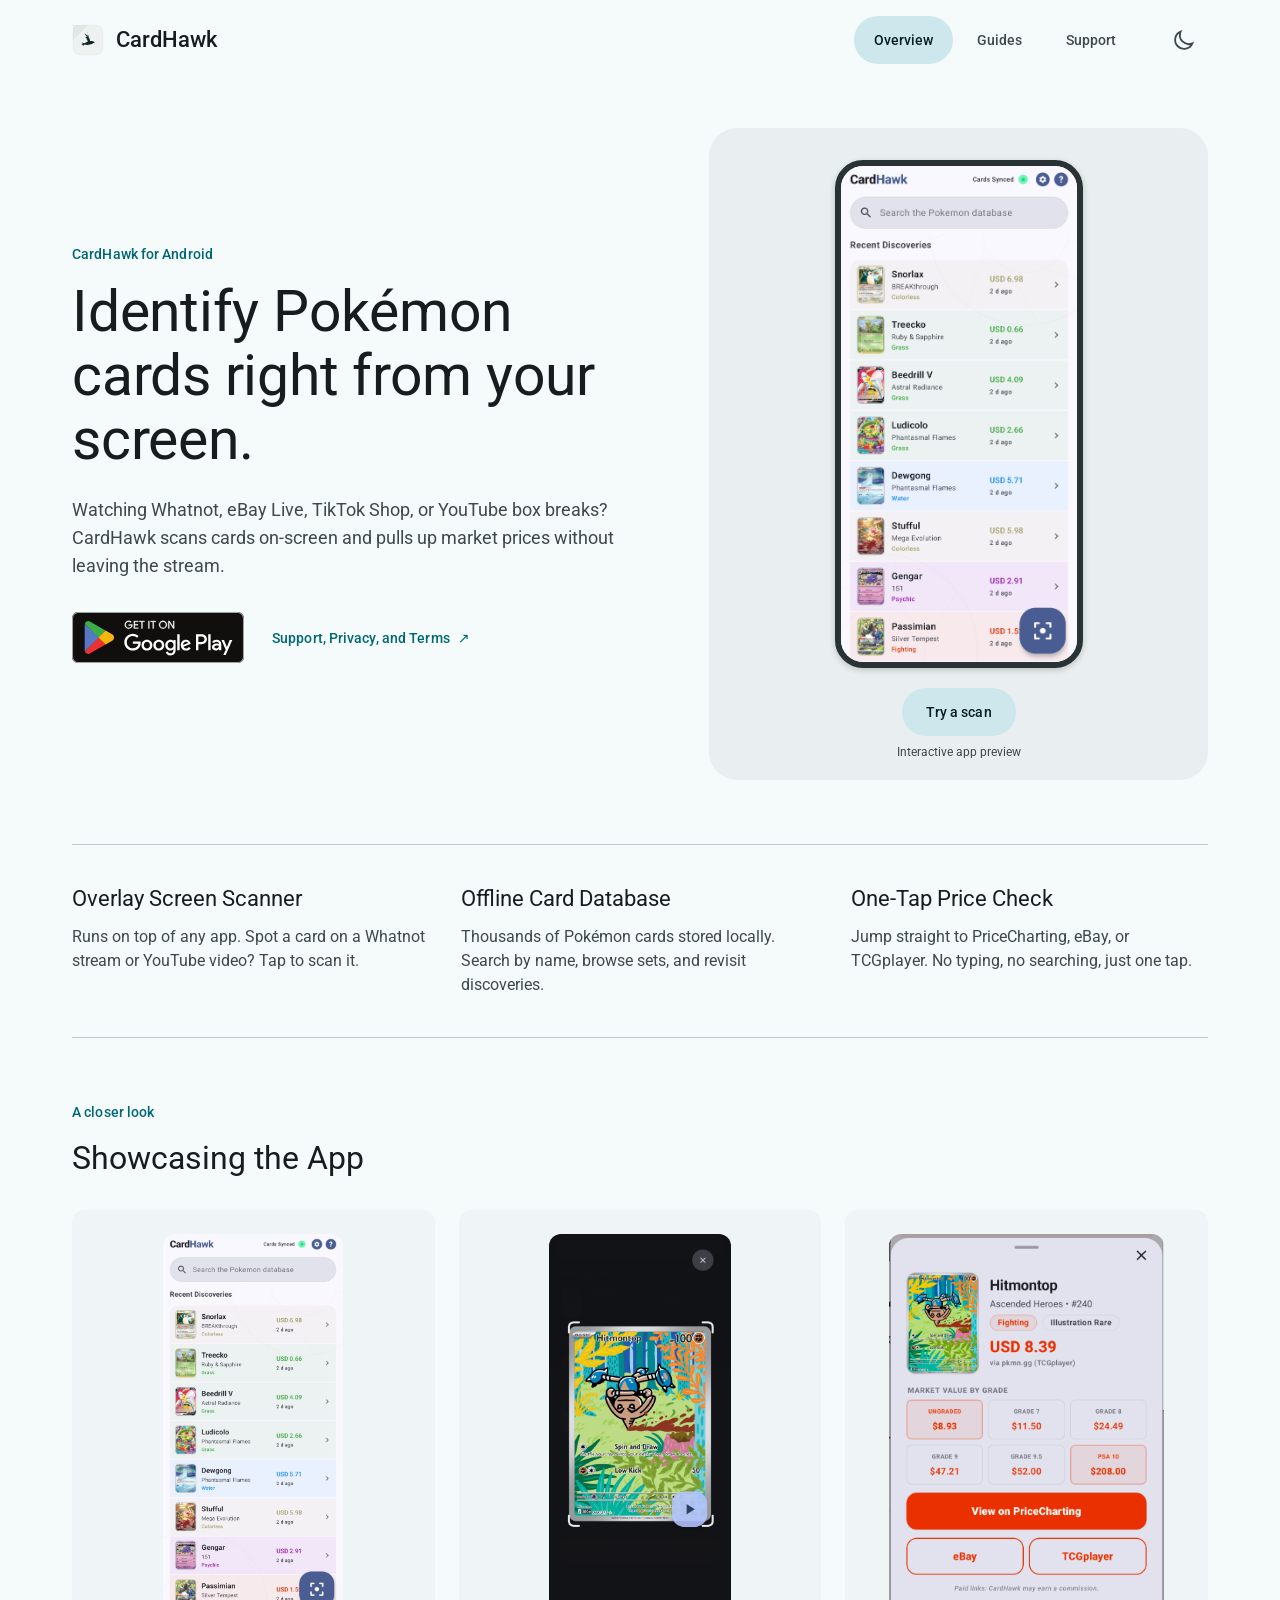
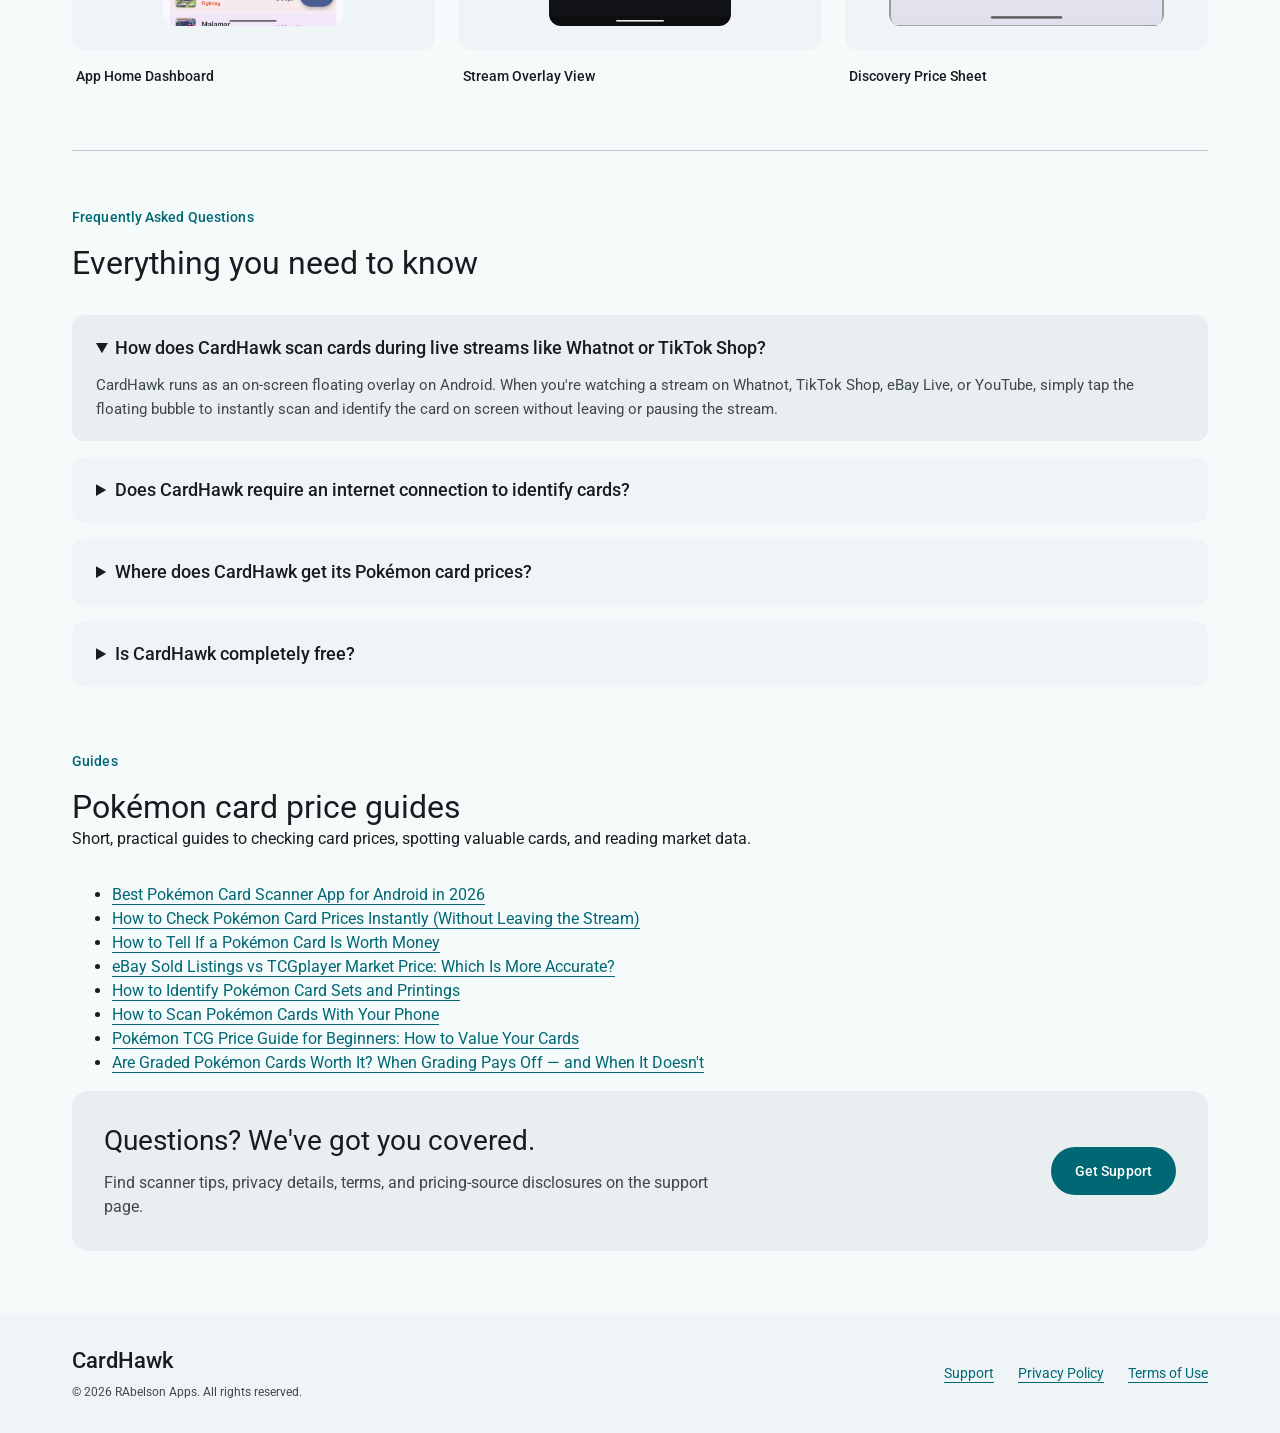
<file: index.html>
<!DOCTYPE html>
<html lang="en">
<head>
  <meta charset="UTF-8" />
  <meta name="viewport" content="width=device-width, initial-scale=1.0" />
  <meta name="description" content="CardHawk is an instant Pokémon TCG card scanner for Android. Scan cards live from streams (Whatnot, TikTok Shop, eBay) or camera, compare market prices, and track your collection offline." />
  <meta name="keywords" content="CardHawk, Pokémon card scanner, TCG card scanner, Whatnot card scanner, Pokémon price checker, TCGplayer price scanner, PriceCharting scanner, eBay Live Pokémon scanner, offline card scanner, Android TCG app" />
  <meta name="author" content="RAbelson Apps" />
  <meta name='impact-site-verification' value='d6c6ae8c-ce7f-4ce2-b9b7-48bccdd22998'>
  <link rel="canonical" href="https://rabelson97.github.io/CardHawk-Support/" />

  <!-- Open Graph / Facebook -->
  <meta property="og:type" content="website" />
  <meta property="og:url" content="https://rabelson97.github.io/CardHawk-Support/" />
  <meta property="og:title" content="CardHawk: TCG Card Scanner | Pokémon Price Checker" />
  <meta property="og:description" content="Identify Pokémon cards from streams (Whatnot, TikTok Shop, eBay) or camera. Fast, offline card recognition with one-tap market price links." />
  <meta property="og:image" content="assets/screenshot_scanner_result.png" />

  <!-- Twitter -->
  <meta property="twitter:card" content="summary_large_image" />
  <meta property="twitter:url" content="https://rabelson97.github.io/CardHawk-Support/" />
  <meta property="twitter:title" content="CardHawk: TCG Card Scanner | Pokémon Price Checker" />
  <meta property="twitter:description" content="Identify Pokémon cards from streams (Whatnot, TikTok Shop, eBay) or camera. Fast, offline card recognition with one-tap market price links." />
  <meta property="twitter:image" content="assets/screenshot_scanner_result.png" />

  <title>CardHawk: TCG Card Scanner | Fast Pokémon Price Checker & Collector Tool</title>

  <!-- JSON-LD Structured Data -->
  <script type="application/ld+json">
  [
    {
      "@context": "https://schema.org",
      "@type": "SoftwareApplication",
      "name": "CardHawk: TCG Card Scanner",
      "operatingSystem": "Android 8.0+",
      "applicationCategory": "UtilitiesApplication",
      "softwareVersion": "1.0.3",
      "author": {
        "@type": "Organization",
        "name": "RAbelson Apps"
      },
      "description": "CardHawk is an instant Pokémon TCG card scanner for Android. Scan cards live from streams (Whatnot, TikTok Shop, eBay Live) or camera, compare market prices, and track your collection offline.",
      "downloadUrl": "https://play.google.com/store/apps/details?id=com.ra.cardhawk",
      "offers": {
        "@type": "Offer",
        "price": "0.00",
        "priceCurrency": "USD"
      },
      "featureList": [
        "On-screen floating overlay scanner for livestreams (Whatnot, TikTok Shop, eBay Live)",
        "On-device card recognition",
        "One-tap price links for PriceCharting, eBay, and TCGplayer",
        "Offline Pokémon card database and collection tracker",
        "Multi-candidate disambiguation for holo, reverse-holo, and edition variants"
      ]
    },
    {
      "@context": "https://schema.org",
      "@type": "FAQPage",
      "mainEntity": [
        {
          "@type": "Question",
          "name": "How does CardHawk scan cards during live streams like Whatnot or TikTok Shop?",
          "acceptedAnswer": {
            "@type": "Answer",
            "text": "CardHawk uses an Android floating overlay bubble that sits on top of any streaming app. When a card appears on screen, tap the scanner to capture and identify it in real time without closing or pausing the stream."
          }
        },
        {
          "@type": "Question",
          "name": "Does CardHawk require an internet connection to identify cards?",
          "acceptedAnswer": {
            "@type": "Answer",
            "text": "No. CardHawk runs its card recognition locally on your device, so it works without an internet connection."
          }
        },
        {
          "@type": "Question",
          "name": "Where does CardHawk get its Pokémon card prices?",
          "acceptedAnswer": {
            "@type": "Answer",
            "text": "When a card is identified, CardHawk displays quick one-tap links to check prices across PriceCharting, eBay, and TCGplayer."
          }
        },
        {
          "@type": "Question",
          "name": "Is CardHawk free to use?",
          "acceptedAnswer": {
            "@type": "Answer",
            "text": "Yes. CardHawk is 100% free with no subscriptions, paywalls, or intrusive ads."
          }
        }
      ]
    }
  ]
  </script>

  <!-- Favicon -->
  <link id="favicon" rel="icon" type="image/svg+xml" href="assets/app_icon_dark.svg">

  <!-- Google Fonts (Roboto) -->
  <link rel="preconnect" href="https://fonts.googleapis.com">
  <link rel="preconnect" href="https://fonts.gstatic.com" crossorigin>
  <link href="https://fonts.googleapis.com/css2?family=Roboto:wght@300;400;500;700&display=swap" rel="stylesheet">

  <link rel="stylesheet" href="styles.css" />
  <script src="theme.js"></script>
  <script src="site.js" defer></script>
</head>
<body>
<a class="skip-link" href="#main">Skip to content</a>
<header class="app-bar"><div class="bar-content">
  <a class="brand" href="index.html"><img id="header-logo" src="assets/app_icon_light.svg" width="32" height="32" alt="" />CardHawk</a>
  <nav aria-label="Site navigation"><a href="index.html" aria-current="page">Overview</a><a href="#guides">Guides</a><a href="support.html" >Support</a></nav>
  <button id="theme-toggle" class="icon-button" aria-label="Switch to dark theme" aria-pressed="false"><svg viewBox="0 0 24 24" fill="none" stroke="currentColor" stroke-width="1.8" aria-hidden="true"><path d="M20.4 15.4A9 9 0 0 1 8.6 3.6a9 9 0 1 0 11.8 11.8Z"/></svg></button>
</div></header><main id="main" class="page" tabindex="-1">
  <section class="hero" aria-labelledby="hero-title">
    <div class="hero-copy"><p class="eyebrow">CardHawk for Android</p>
      <h1 id="hero-title">Identify Pokémon cards right from your screen.</h1>
      <p class="intro">Watching Whatnot, eBay Live, TikTok Shop, or YouTube box breaks? CardHawk scans cards on-screen and pulls up market prices without leaving the stream.</p>
      <div class="actions"><a class="play-link" href="https://play.google.com/store/apps/details?id=com.ra.cardhawk" target="_blank" rel="noopener noreferrer"><img src="assets/play-store-badge.svg" alt="Get it on Google Play" width="190" height="56" /></a><a class="text-button" href="support.html">Support, Privacy, and Terms <span aria-hidden="true">↗</span></a></div>
    </div>
    <div class="demo-panel">
      <div class="phone" aria-label="Interactive CardHawk scanner preview">
        <img id="mock-img-home" class="phone-screen" src="assets/screenshot_home_light.png" alt="CardHawk home and recent discoveries" />
        <div id="demo-scan" hidden><img class="phone-screen" src="assets/screenshot_stream_scan.png" alt="Scanning a card in a livestream" /></div>
        <div id="demo-result" class="result-sheet" hidden inert>
          <img id="mock-img-result" src="assets/screenshot_scanner_result_light.png" alt="Hitmontop card recognition result and reference prices" />
          <button id="mock-btn-close" class="result-close" aria-label="Close scan result"></button>
          <a class="result-price" href="https://www.pricecharting.com/search?q=Hitmontop+Ascended+Heroes+240" target="_blank" rel="noopener noreferrer" aria-label="View on PriceCharting"></a>
          <a class="result-ebay" href="https://www.ebay.com/sch/i.html?_nkw=Hitmontop+Ascended+Heroes+240" target="_blank" rel="noopener noreferrer" aria-label="Search on eBay"></a>
          <a class="result-tcg" href="https://www.tcgplayer.com/search/all/product?q=Hitmontop+Ascended+Heroes+240" target="_blank" rel="noopener noreferrer" aria-label="Search on TCGplayer"></a>
        </div>
      </div>
      <div class="demo-controls"><button id="mock-btn-scan-trigger" class="tonal-button" hidden>Try a scan</button><p id="demo-status" role="status">Interactive app preview</p></div>
    </div>
  </section>
  <section class="features" aria-label="App features"><article class="feature"><h2>Overlay Screen Scanner</h2><p>Runs on top of any app. Spot a card on a Whatnot stream or YouTube video? Tap to scan it.</p></article>
<article class="feature"><h2>Offline Card Database</h2><p>Thousands of Pokémon cards stored locally. Search by name, browse sets, and revisit discoveries.</p></article>
<article class="feature"><h2>One-Tap Price Check</h2><p>Jump straight to PriceCharting, eBay, or TCGplayer. No typing, no searching, just one tap.</p></article></section>
  <section id="screenshots" class="screenshots" aria-labelledby="screenshots-title">
    <div class="section-heading"><p class="eyebrow">A closer look</p><h2 id="screenshots-title">Showcasing the App</h2></div>
    <div class="gallery">
      <figure><div class="gallery-surface"><img id="screenshot-dynamic-home" src="assets/screenshot_home_light.png" alt="CardHawk Home discoveries screen" loading="lazy" /></div><figcaption>App Home Dashboard</figcaption></figure>
      <figure><div class="gallery-surface"><img src="assets/screenshot_stream_scan.png" alt="CardHawk scanning viewfinder screen" loading="lazy" /></div><figcaption>Stream Overlay View</figcaption></figure>
      <figure><div class="gallery-surface"><img id="screenshot-dynamic-result" src="assets/screenshot_scanner_result_light.png" alt="CardHawk scanner results details" loading="lazy" /></div><figcaption>Discovery Price Sheet</figcaption></figure>
    </div>
  </section>
  <section id="faq" class="faq-section" aria-labelledby="faq-title">
    <div class="section-heading">
      <p class="eyebrow">Frequently Asked Questions</p>
      <h2 id="faq-title">Everything you need to know</h2>
    </div>
    <div class="faq-list">
      <details class="faq-item" open>
        <summary>How does CardHawk scan cards during live streams like Whatnot or TikTok Shop?</summary>
        <p>CardHawk runs as an on-screen floating overlay on Android. When you're watching a stream on Whatnot, TikTok Shop, eBay Live, or YouTube, simply tap the floating bubble to instantly scan and identify the card on screen without leaving or pausing the stream.</p>
      </details>
      <details class="faq-item">
        <summary>Does CardHawk require an internet connection to identify cards?</summary>
        <p>No. CardHawk's core card identification runs entirely on your device, so it works without an internet connection.</p>
      </details>
      <details class="faq-item">
        <summary>Where does CardHawk get its Pokémon card prices?</summary>
        <p>Once a card is recognized, CardHawk provides direct one-tap links to check prices across PriceCharting, eBay, and TCGplayer.</p>
      </details>
      <details class="faq-item">
        <summary>Is CardHawk completely free?</summary>
        <p>Yes. CardHawk is free to download on Google Play with no mandatory subscriptions, account signups, or video ads cluttering your screen.</p>
      </details>
    </div>
  </section>
  <section id="guides" aria-labelledby="guides-title">
    <div class="section-heading">
      <p class="eyebrow">Guides</p>
      <h2 id="guides-title">Pokémon card price guides</h2>
      <p>Short, practical guides to checking card prices, spotting valuable cards, and reading market data.</p>
    </div>
    <ul>
      <li><a href="best-pokemon-card-scanner-app-android.html">Best Pokémon Card Scanner App for Android in 2026</a></li>
      <li><a href="how-to-check-pokemon-card-prices.html">How to Check Pokémon Card Prices Instantly (Without Leaving the Stream)</a></li>
      <li><a href="how-to-tell-if-a-pokemon-card-is-worth-money.html">How to Tell If a Pokémon Card Is Worth Money</a></li>
      <li><a href="ebay-sold-listings-vs-tcgplayer-market-price.html">eBay Sold Listings vs TCGplayer Market Price: Which Is More Accurate?</a></li>
      <li><a href="how-to-identify-pokemon-card-sets-and-printings.html">How to Identify Pokémon Card Sets and Printings</a></li>
      <li><a href="how-to-scan-pokemon-cards-with-your-phone.html">How to Scan Pokémon Cards With Your Phone</a></li>
      <li><a href="pokemon-tcg-price-guide-for-beginners.html">Pokémon TCG Price Guide for Beginners: How to Value Your Cards</a></li>
      <li><a href="are-graded-pokemon-cards-worth-it.html">Are Graded Pokémon Cards Worth It? When Grading Pays Off — and When It Doesn't</a></li>
    </ul>
  </section>
  <section class="support-callout"><div><h2>Questions? We've got you covered.</h2><p>Find scanner tips, privacy details, terms, and pricing-source disclosures on the support page.</p></div><a class="filled-button" href="support.html">Get Support</a></section>
</main><footer class="site-footer"><div class="footer-content"><div><a class="brand" href="index.html">CardHawk</a><p>© 2026 RAbelson Apps. All rights reserved.</p></div><nav aria-label="Footer navigation"><a href="support.html">Support</a><a href="support.html#privacy">Privacy Policy</a><a href="support.html#terms">Terms of Use</a></nav></div></footer>
</body>
</html>
</file>
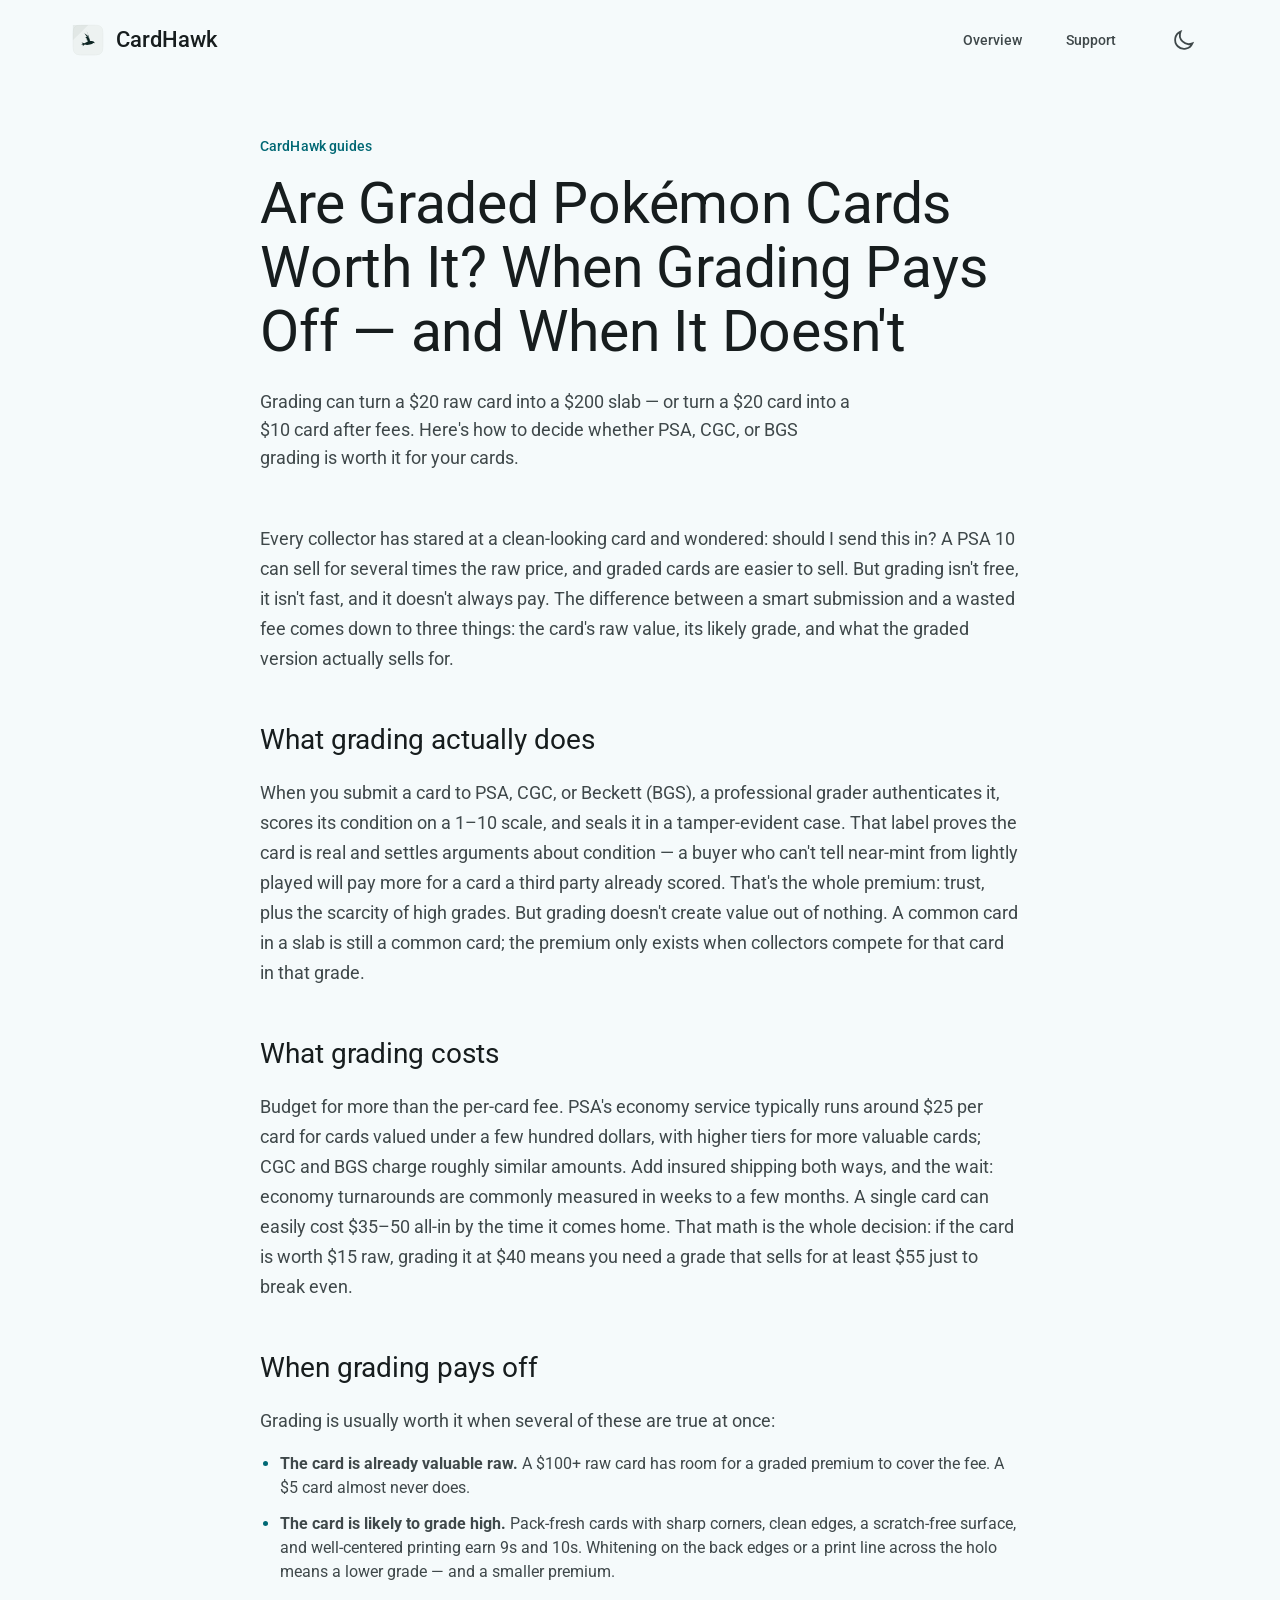
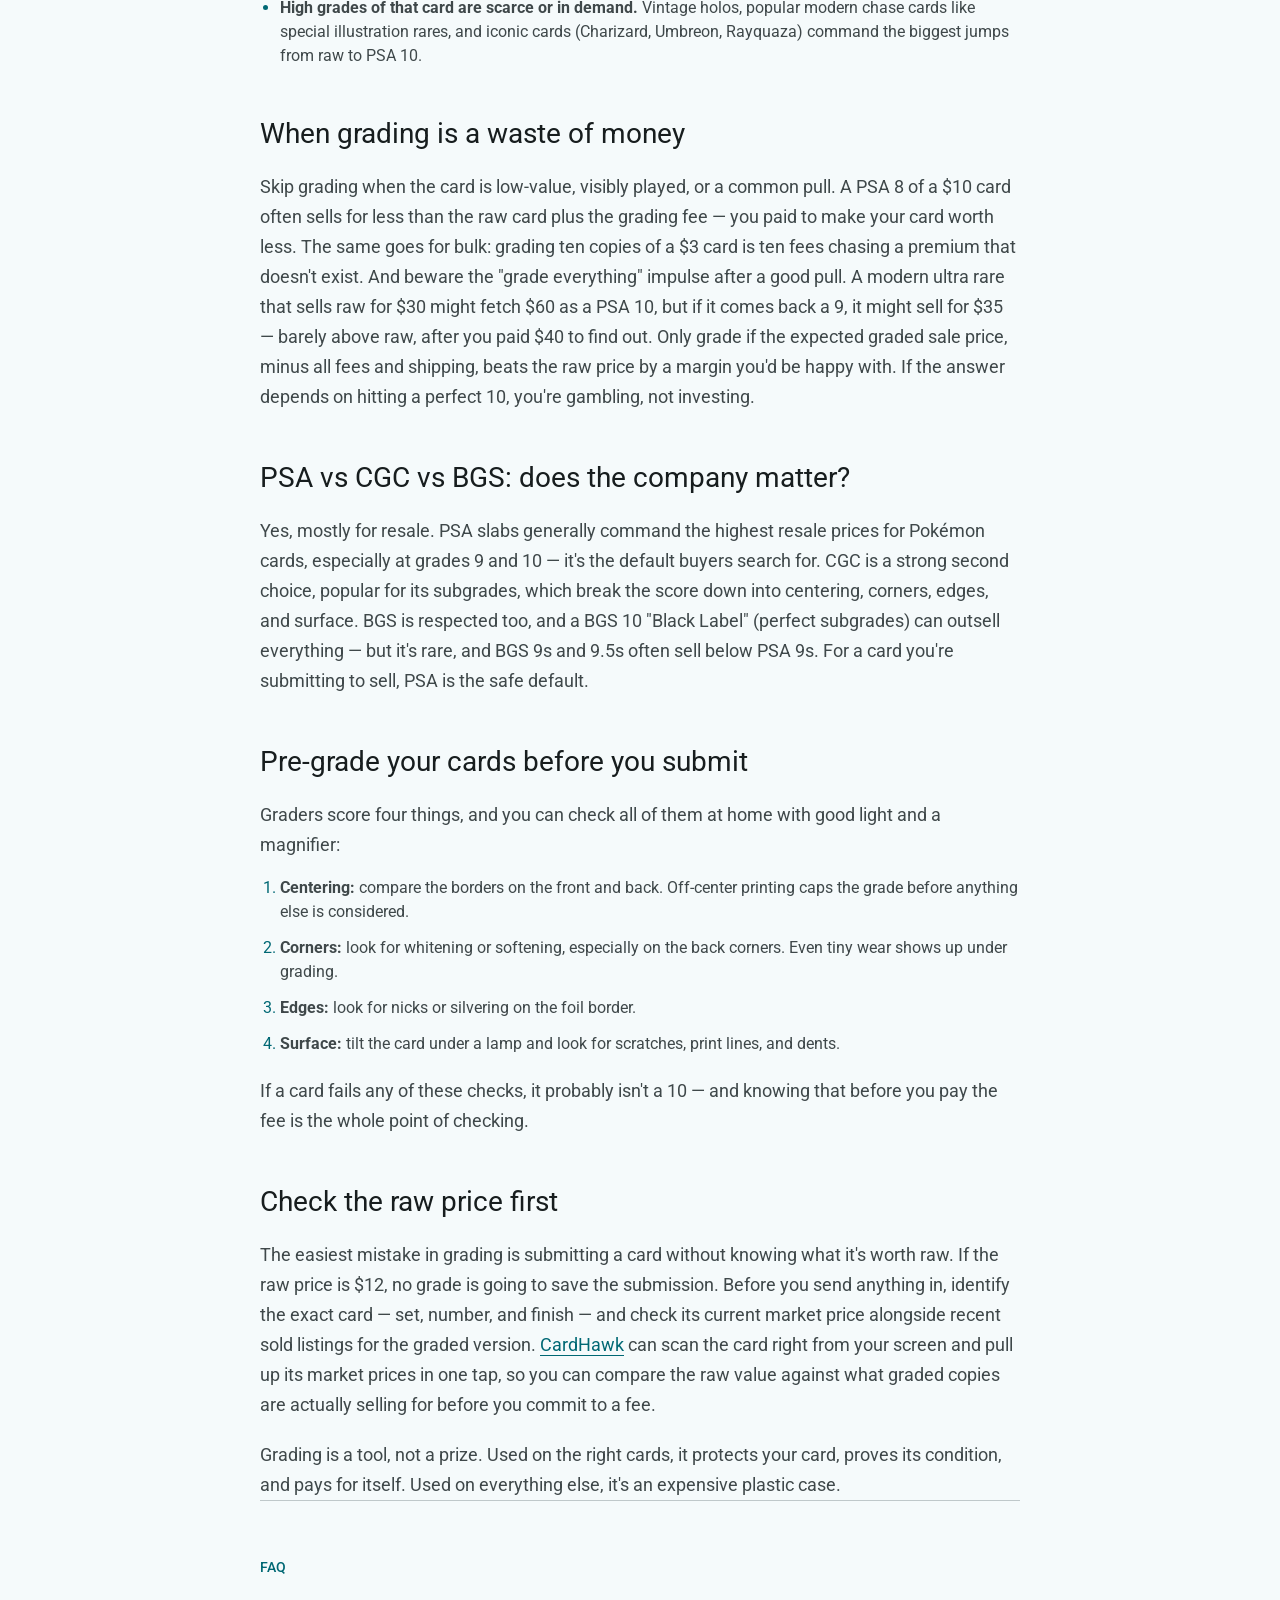
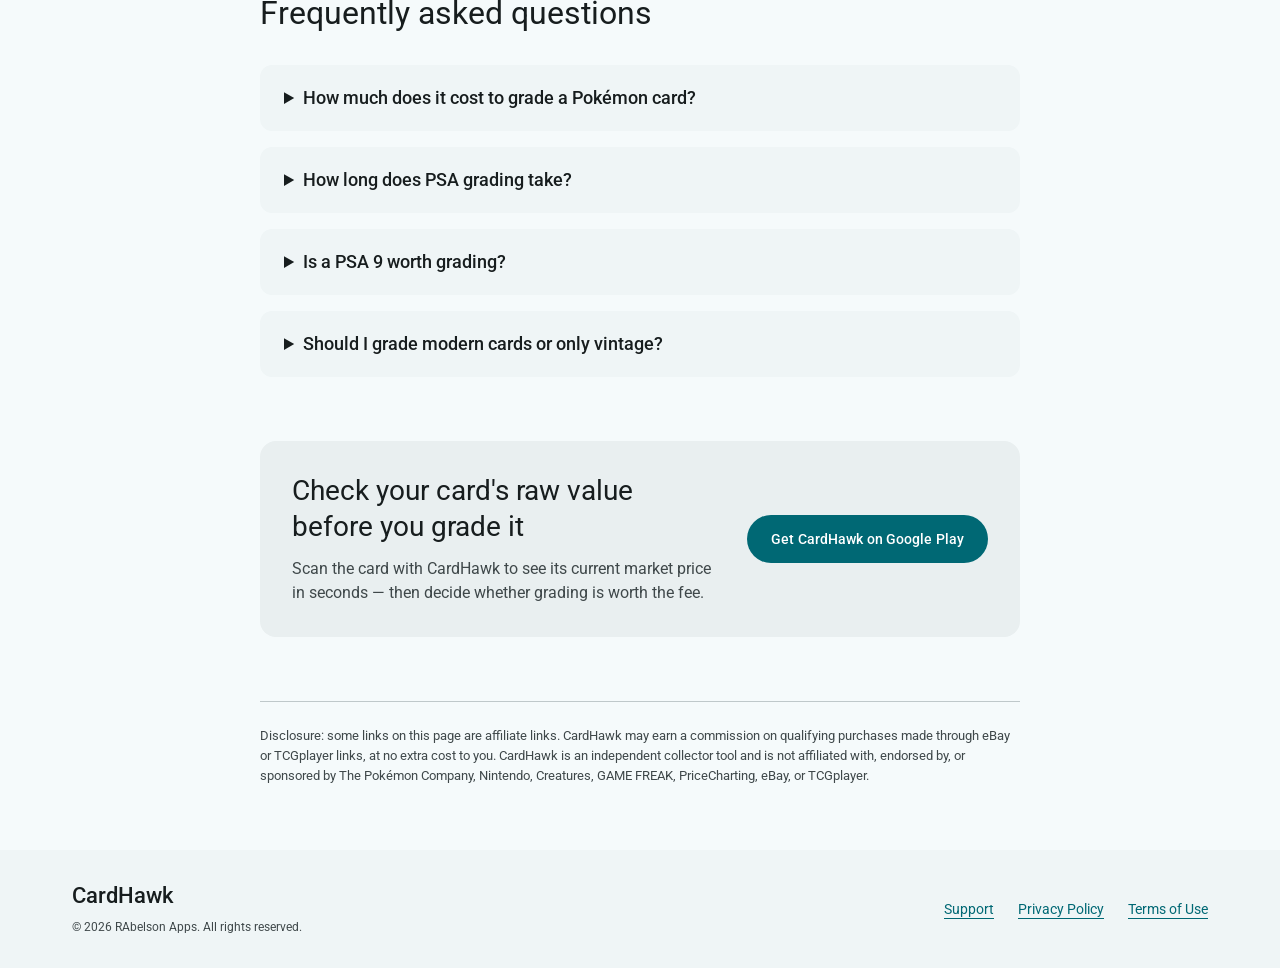
<file: are-graded-pokemon-cards-worth-it.html>
<!DOCTYPE html>
<html lang="en">
<head>
<meta charset="UTF-8">
<meta name="viewport" content="width=device-width, initial-scale=1.0">
<title>Are Graded Pokémon Cards Worth It? When Grading Pays Off | CardHawk</title>
<meta name="description" content="Grading a Pokémon card can multiply its value — or cost more than the card is worth. Learn when PSA, CGC, and BGS grading pay off, what it costs, and how to decide before you submit.">
<link rel="canonical" href="https://rabelson97.github.io/CardHawk-Support/are-graded-pokemon-cards-worth-it.html">
<meta property="og:title" content="Are Graded Pokémon Cards Worth It? When Grading Pays Off">
<meta property="og:description" content="Grading can turn a $20 raw card into a $200 slab — or into a loss after fees. Here's how to decide whether PSA, CGC, or BGS grading is worth it for your cards.">
<meta property="og:type" content="article">
<meta name="twitter:card" content="summary">
<script type="application/ld+json">
{
  "@context": "https://schema.org",
  "@type": "Article",
  "headline": "Are Graded Pokémon Cards Worth It? When Grading Pays Off",
  "description": "Grading a Pokémon card can multiply its value — or cost more than the card is worth. Learn when PSA, CGC, and BGS grading pay off, what it costs, and how to decide before you submit.",
  "author": { "@type": "Organization", "name": "CardHawk" }
}
</script>
  <link id="favicon" rel="icon" type="image/svg+xml" href="assets/app_icon_dark.svg">
  <link rel="preconnect" href="https://fonts.googleapis.com">
  <link rel="preconnect" href="https://fonts.gstatic.com" crossorigin>
  <link href="https://fonts.googleapis.com/css2?family=Roboto:wght@300;400;500;700&display=swap" rel="stylesheet">
  <link rel="stylesheet" href="styles.css" />
  <script src="theme.js"></script>
  <script src="site.js" defer></script>
  <style>
    /* Article-specific styles on top of the shared Material 3 system. */
    .article { max-width: 760px; margin: 0 auto; }
    .article-hero { padding: 56px 0 32px; }
    .article-hero h1 { margin-top: 0; }
    .article-body p { font-size: 18px; line-height: 30px; margin-top: 20px; color: var(--md-sys-color-on-surface-variant); }
    .article-body h2 { font-size: 28px; line-height: 36px; margin: 48px 0 4px; }
    .article-body ol, .article-body ul { padding-left: 20px; color: var(--md-sys-color-on-surface-variant); }
    .article-body li { margin-top: 12px; }
    .article-body li::marker { color: var(--md-sys-color-primary); }
    .disclosure { font-size: 13px; line-height: 20px; color: var(--md-sys-color-on-surface-variant); border-top: 1px solid var(--md-sys-color-outline-variant); margin: 0 0 64px; padding-top: 24px; }
    @media (max-width: 700px) {
      .article-hero { padding: 40px 0 24px; }
      .article-body p { font-size: 16px; line-height: 26px; }
    }
  </style>
</head>
<body>
<a class="skip-link" href="#main">Skip to content</a>
<header class="app-bar"><div class="bar-content">
  <a class="brand" href="index.html"><img id="header-logo" src="assets/app_icon_light.svg" width="32" height="32" alt="" />CardHawk</a>
  <nav aria-label="Site navigation"><a href="index.html">Overview</a><a href="support.html">Support</a></nav>
  <button id="theme-toggle" class="icon-button" aria-label="Switch to dark theme" aria-pressed="false"><svg viewBox="0 0 24 24" fill="none" stroke="currentColor" stroke-width="1.8" aria-hidden="true"><path d="M20.4 15.4A9 9 0 0 1 8.6 3.6a9 9 0 1 0 11.8 11.8Z"/></svg></button>
</div></header>
<main id="main" class="page" tabindex="-1">
  <article class="article">
    <header class="article-hero">
      <p class="eyebrow">CardHawk guides</p>
      <h1>Are Graded Pokémon Cards Worth It? When Grading Pays Off — and When It Doesn't</h1>
      <p class="intro">Grading can turn a $20 raw card into a $200 slab — or turn a $20 card into a $10 card after fees. Here's how to decide whether PSA, CGC, or BGS grading is worth it for your cards.</p>
    </header>
    <div class="article-body">
      <p>Every collector has stared at a clean-looking card and wondered: should I send this in? A PSA 10 can sell for several times the raw price, and graded cards are easier to sell. But grading isn't free, it isn't fast, and it doesn't always pay. The difference between a smart submission and a wasted fee comes down to three things: the card's raw value, its likely grade, and what the graded version actually sells for.</p>

      <h2>What grading actually does</h2>
      <p>When you submit a card to PSA, CGC, or Beckett (BGS), a professional grader authenticates it, scores its condition on a 1–10 scale, and seals it in a tamper-evident case. That label proves the card is real and settles arguments about condition — a buyer who can't tell near-mint from lightly played will pay more for a card a third party already scored. That's the whole premium: trust, plus the scarcity of high grades. But grading doesn't create value out of nothing. A common card in a slab is still a common card; the premium only exists when collectors compete for that card in that grade.</p>

      <h2>What grading costs</h2>
      <p>Budget for more than the per-card fee. PSA's economy service typically runs around $25 per card for cards valued under a few hundred dollars, with higher tiers for more valuable cards; CGC and BGS charge roughly similar amounts. Add insured shipping both ways, and the wait: economy turnarounds are commonly measured in weeks to a few months. A single card can easily cost $35–50 all-in by the time it comes home. That math is the whole decision: if the card is worth $15 raw, grading it at $40 means you need a grade that sells for at least $55 just to break even.</p>

      <h2>When grading pays off</h2>
      <p>Grading is usually worth it when several of these are true at once:</p>
      <ul>
        <li><strong>The card is already valuable raw.</strong> A $100+ raw card has room for a graded premium to cover the fee. A $5 card almost never does.</li>
        <li><strong>The card is likely to grade high.</strong> Pack-fresh cards with sharp corners, clean edges, a scratch-free surface, and well-centered printing earn 9s and 10s. Whitening on the back edges or a print line across the holo means a lower grade — and a smaller premium.</li>
        <li><strong>High grades of that card are scarce or in demand.</strong> Vintage holos, popular modern chase cards like special illustration rares, and iconic cards (Charizard, Umbreon, Rayquaza) command the biggest jumps from raw to PSA 10.</li>
      </ul>

      <h2>When grading is a waste of money</h2>
      <p>Skip grading when the card is low-value, visibly played, or a common pull. A PSA 8 of a $10 card often sells for less than the raw card plus the grading fee — you paid to make your card worth less. The same goes for bulk: grading ten copies of a $3 card is ten fees chasing a premium that doesn't exist. And beware the "grade everything" impulse after a good pull. A modern ultra rare that sells raw for $30 might fetch $60 as a PSA 10, but if it comes back a 9, it might sell for $35 — barely above raw, after you paid $40 to find out. Only grade if the expected graded sale price, minus all fees and shipping, beats the raw price by a margin you'd be happy with. If the answer depends on hitting a perfect 10, you're gambling, not investing.</p>

      <h2>PSA vs CGC vs BGS: does the company matter?</h2>
      <p>Yes, mostly for resale. PSA slabs generally command the highest resale prices for Pokémon cards, especially at grades 9 and 10 — it's the default buyers search for. CGC is a strong second choice, popular for its subgrades, which break the score down into centering, corners, edges, and surface. BGS is respected too, and a BGS 10 "Black Label" (perfect subgrades) can outsell everything — but it's rare, and BGS 9s and 9.5s often sell below PSA 9s. For a card you're submitting to sell, PSA is the safe default.</p>
      <h2>Pre-grade your cards before you submit</h2>
      <p>Graders score four things, and you can check all of them at home with good light and a magnifier:</p>
      <ol>
        <li><strong>Centering:</strong> compare the borders on the front and back. Off-center printing caps the grade before anything else is considered.</li>
        <li><strong>Corners:</strong> look for whitening or softening, especially on the back corners. Even tiny wear shows up under grading.</li>
        <li><strong>Edges:</strong> look for nicks or silvering on the foil border.</li>
        <li><strong>Surface:</strong> tilt the card under a lamp and look for scratches, print lines, and dents.</li>
      </ol>
      <p>If a card fails any of these checks, it probably isn't a 10 — and knowing that before you pay the fee is the whole point of checking.</p>

      <h2>Check the raw price first</h2>
      <p>The easiest mistake in grading is submitting a card without knowing what it's worth raw. If the raw price is $12, no grade is going to save the submission. Before you send anything in, identify the exact card — set, number, and finish — and check its current market price alongside recent sold listings for the graded version. <a href="https://play.google.com/store/apps/details?id=com.ra.cardhawk">CardHawk</a> can scan the card right from your screen and pull up its market prices in one tap, so you can compare the raw value against what graded copies are actually selling for before you commit to a fee.</p>
      <p>Grading is a tool, not a prize. Used on the right cards, it protects your card, proves its condition, and pays for itself. Used on everything else, it's an expensive plastic case.</p>

    </div>
    <section class="faq-section" aria-labelledby="faq-title">
      <div class="section-heading">
        <p class="eyebrow">FAQ</p>
        <h2 id="faq-title">Frequently asked questions</h2>
      </div>
      <div class="faq-list">
        <details class="faq-item">
          <summary>How much does it cost to grade a Pokémon card?</summary>
          <p>Expect roughly $25–50 per card at economy service with PSA, CGC, or BGS, plus insured shipping both ways — so $35–50 all-in for a single card. Higher-value cards require higher-priced service tiers.</p>
        </details>
        <details class="faq-item">
          <summary>How long does PSA grading take?</summary>
          <p>Economy submissions commonly take several weeks to a few months. Faster turnaround tiers exist but cost significantly more per card.</p>
        </details>
        <details class="faq-item">
          <summary>Is a PSA 9 worth grading?</summary>
          <p>Sometimes. A PSA 9 of a popular or valuable card usually sells for more than the raw version, but the premium is much smaller than a PSA 10's. For low-value cards, a 9 often doesn't cover the grading fee.</p>
        </details>
        <details class="faq-item">
          <summary>Should I grade modern cards or only vintage?</summary>
          <p>Both can be worth grading if the card is valuable, clean, and in demand — modern chase cards like special illustration rares often grade well and sell fast. The deciding factor is the graded sale price minus fees, not the card's age.</p>
        </details>

      </div>
    </section>
    <section class="support-callout"><div><h2>Check your card's raw value before you grade it</h2><p>Scan the card with CardHawk to see its current market price in seconds — then decide whether grading is worth the fee.</p></div><a class="filled-button" href="https://play.google.com/store/apps/details?id=com.ra.cardhawk">Get CardHawk on Google Play</a></section>
    <p class="disclosure">Disclosure: some links on this page are affiliate links. CardHawk may earn a commission on qualifying purchases made through eBay or TCGplayer links, at no extra cost to you. CardHawk is an independent collector tool and is not affiliated with, endorsed by, or sponsored by The Pokémon Company, Nintendo, Creatures, GAME FREAK, PriceCharting, eBay, or TCGplayer.</p>
  </article>
</main>
<footer class="site-footer"><div class="footer-content"><div><a class="brand" href="index.html">CardHawk</a><p>© 2026 RAbelson Apps. All rights reserved.</p></div><nav aria-label="Footer navigation"><a href="support.html">Support</a><a href="support.html#privacy">Privacy Policy</a><a href="support.html#terms">Terms of Use</a></nav></div></footer>
</body>
</html>
</file>
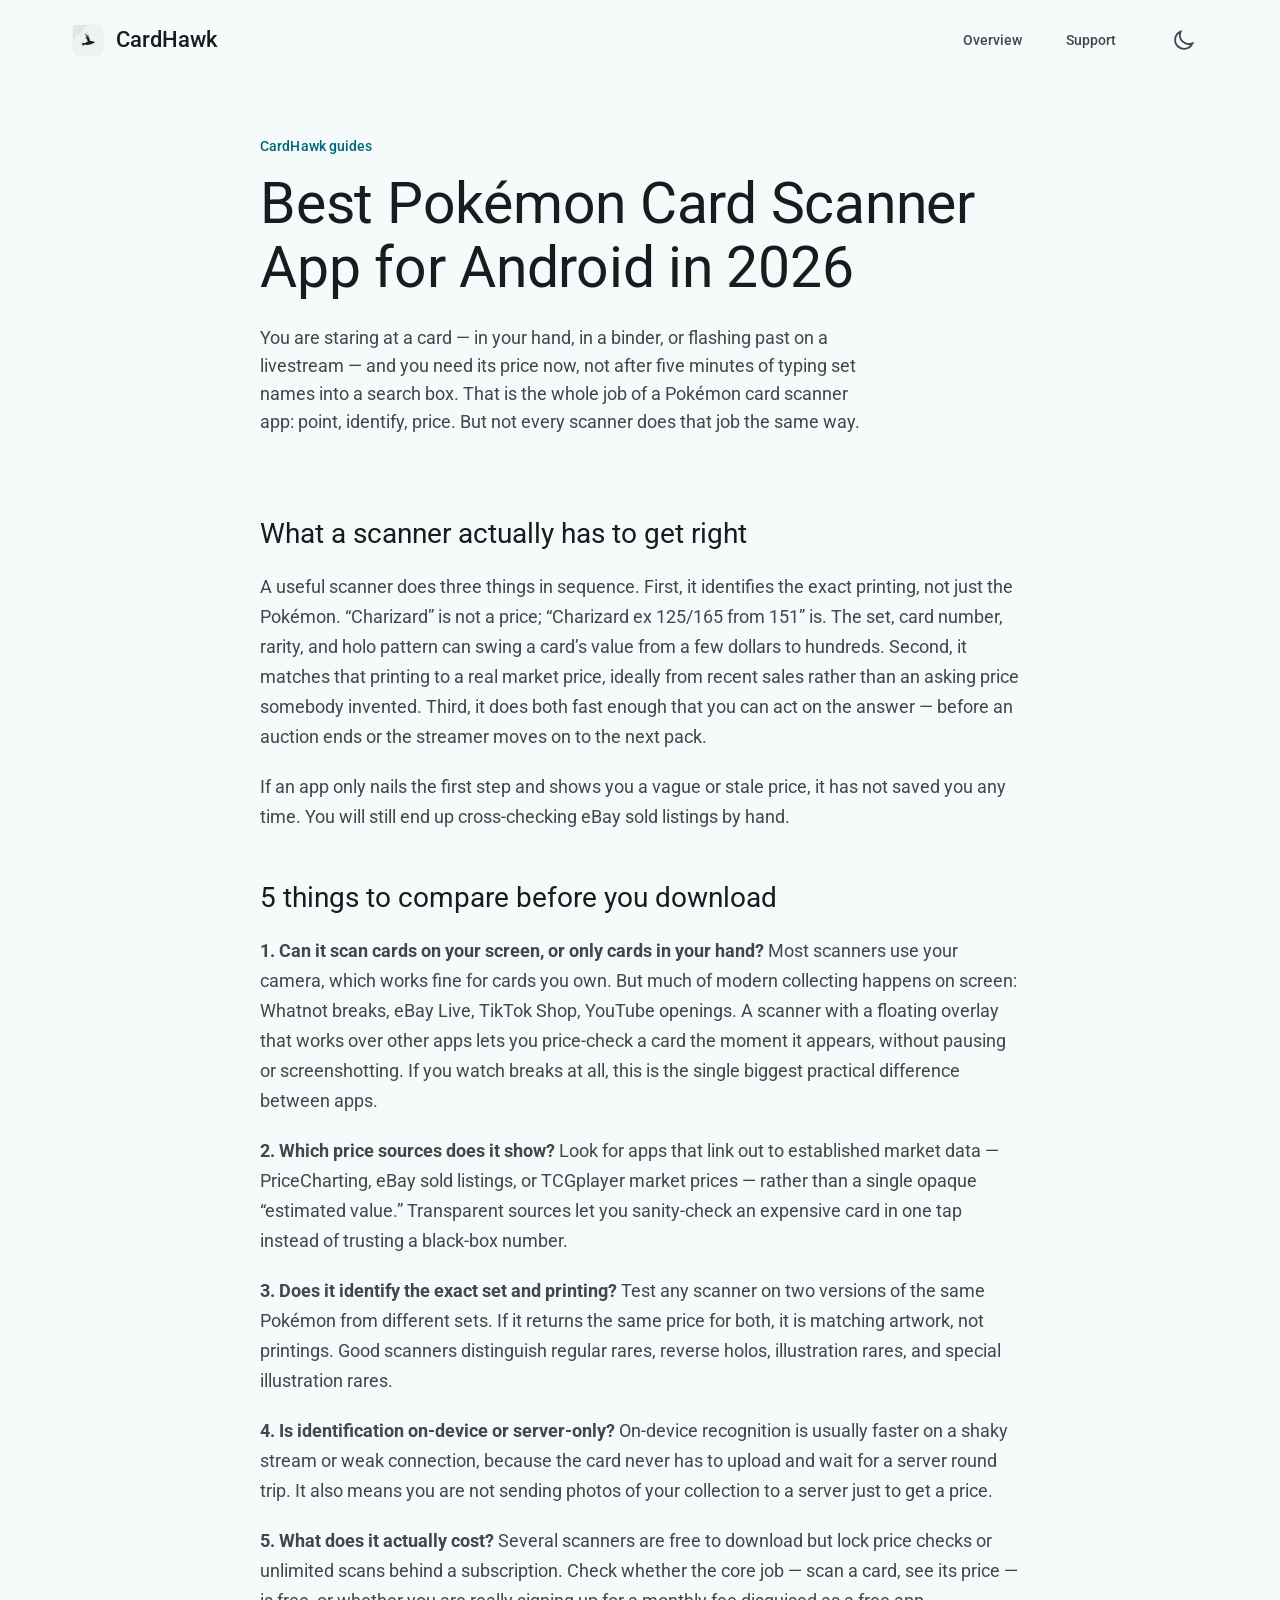
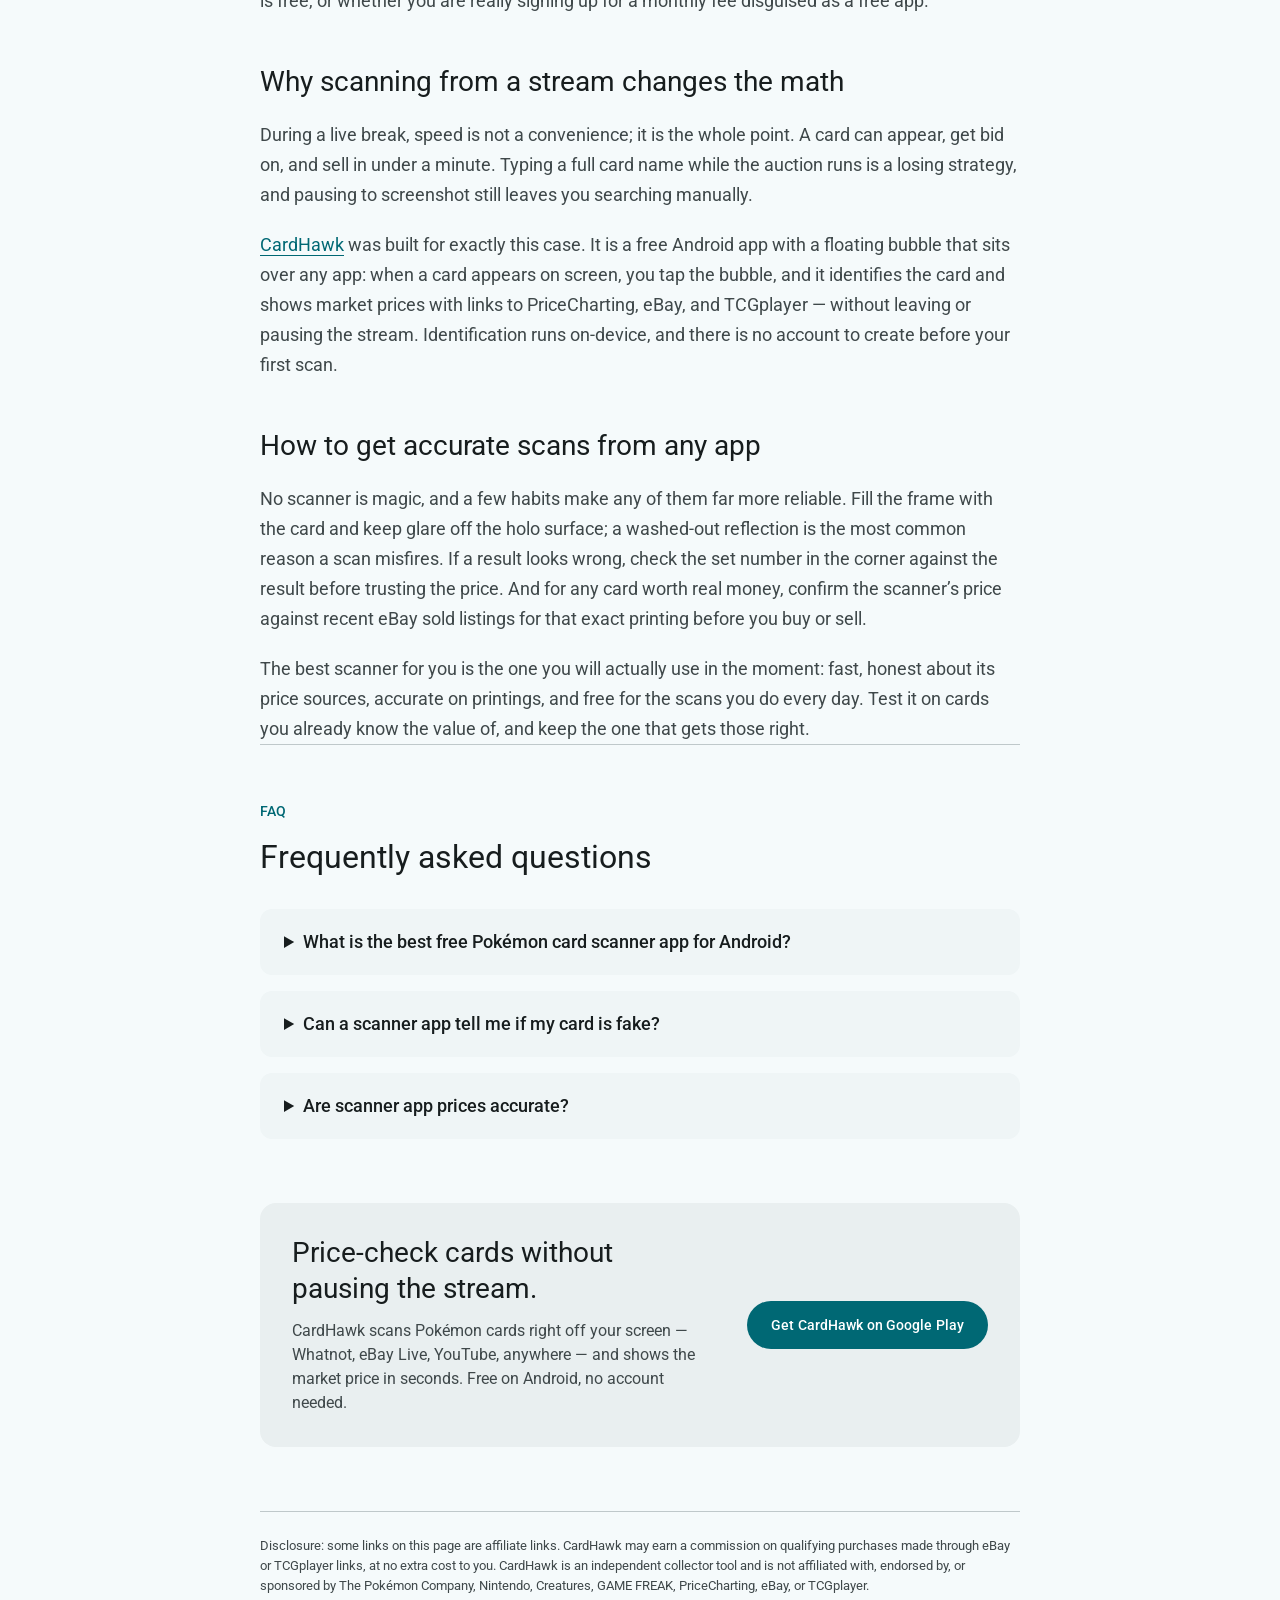
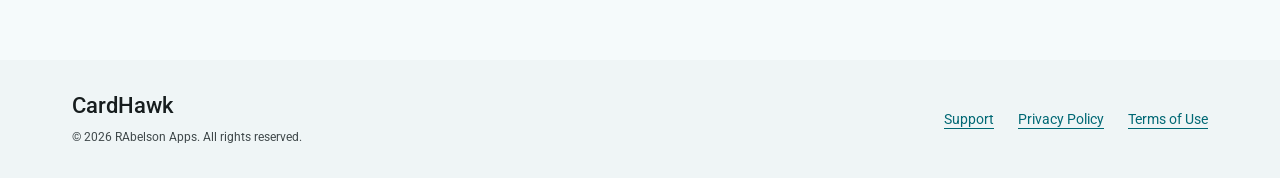
<file: best-pokemon-card-scanner-app-android.html>
<!DOCTYPE html>
<html lang="en">
<head>
<meta charset="UTF-8">
<meta name="viewport" content="width=device-width, initial-scale=1.0">
<title>Best Pokémon Card Scanner App for Android in 2026 | CardHawk</title>
<meta name="description" content="How to pick the best Pokémon card scanner app for Android: on-screen scanning, price sources, accuracy, and cost. Compare what actually matters before you download — and why scanning from a stream beats typing card names.">
<link rel="canonical" href="https://rabelson97.github.io/CardHawk-Support/best-pokemon-card-scanner-app-android.html">
<meta property="og:title" content="Best Pokémon Card Scanner App for Android in 2026">
<meta property="og:description" content="What makes a Pokémon card scanner worth downloading: on-screen scanning, real market prices, and accuracy on the exact printing — not just the card name.">
<meta property="og:type" content="article">
<meta name="twitter:card" content="summary">
<script type="application/ld+json">
{
  "@context": "https://schema.org",
  "@type": "Article",
  "headline": "Best Pokémon Card Scanner App for Android in 2026",
  "description": "How to choose a Pokémon card scanner app for Android, comparing on-screen scanning, price sources, accuracy, and cost.",
  "author": { "@type": "Organization", "name": "CardHawk" }
}
</script>
  <link id="favicon" rel="icon" type="image/svg+xml" href="assets/app_icon_dark.svg">
  <link rel="preconnect" href="https://fonts.googleapis.com">
  <link rel="preconnect" href="https://fonts.gstatic.com" crossorigin>
  <link href="https://fonts.googleapis.com/css2?family=Roboto:wght@300;400;500;700&display=swap" rel="stylesheet">
  <link rel="stylesheet" href="styles.css" />
  <script src="theme.js"></script>
  <script src="site.js" defer></script>
  <style>
    /* Article-specific styles on top of the shared Material 3 system. */
    .article { max-width: 760px; margin: 0 auto; }
    .article-hero { padding: 56px 0 32px; }
    .article-hero h1 { margin-top: 0; }
    .article-body p { font-size: 18px; line-height: 30px; margin-top: 20px; color: var(--md-sys-color-on-surface-variant); }
    .article-body h2 { font-size: 28px; line-height: 36px; margin: 48px 0 4px; }
    .article-body ol, .article-body ul { padding-left: 20px; color: var(--md-sys-color-on-surface-variant); }
    .article-body li { margin-top: 12px; }
    .article-body li::marker { color: var(--md-sys-color-primary); }
    .disclosure { font-size: 13px; line-height: 20px; color: var(--md-sys-color-on-surface-variant); border-top: 1px solid var(--md-sys-color-outline-variant); margin: 0 0 64px; padding-top: 24px; }
    @media (max-width: 700px) {
      .article-hero { padding: 40px 0 24px; }
      .article-body p { font-size: 16px; line-height: 26px; }
    }
  </style>
</head>
<body>
<a class="skip-link" href="#main">Skip to content</a>
<header class="app-bar"><div class="bar-content">
  <a class="brand" href="index.html"><img id="header-logo" src="assets/app_icon_light.svg" width="32" height="32" alt="" />CardHawk</a>
  <nav aria-label="Site navigation"><a href="index.html">Overview</a><a href="support.html">Support</a></nav>
  <button id="theme-toggle" class="icon-button" aria-label="Switch to dark theme" aria-pressed="false"><svg viewBox="0 0 24 24" fill="none" stroke="currentColor" stroke-width="1.8" aria-hidden="true"><path d="M20.4 15.4A9 9 0 0 1 8.6 3.6a9 9 0 1 0 11.8 11.8Z"/></svg></button>
</div></header>
<main id="main" class="page" tabindex="-1">
  <article class="article">
    <header class="article-hero">
      <p class="eyebrow">CardHawk guides</p>
      <h1>Best Pokémon Card Scanner App for Android in 2026</h1>
      <p class="intro">You are staring at a card — in your hand, in a binder, or flashing past on a livestream — and you need its price now, not after five minutes of typing set names into a search box. That is the whole job of a Pokémon card scanner app: point, identify, price. But not every scanner does that job the same way.</p>
    </header>
    <div class="article-body">
<h2>What a scanner actually has to get right</h2>

<p>A useful scanner does three things in sequence. First, it identifies the exact printing, not just the Pokémon. “Charizard” is not a price; “Charizard ex 125/165 from 151” is. The set, card number, rarity, and holo pattern can swing a card’s value from a few dollars to hundreds. Second, it matches that printing to a real market price, ideally from recent sales rather than an asking price somebody invented. Third, it does both fast enough that you can act on the answer — before an auction ends or the streamer moves on to the next pack.</p>

<p>If an app only nails the first step and shows you a vague or stale price, it has not saved you any time. You will still end up cross-checking eBay sold listings by hand.</p>

<h2>5 things to compare before you download</h2>

<p><strong>1. Can it scan cards on your screen, or only cards in your hand?</strong> Most scanners use your camera, which works fine for cards you own. But much of modern collecting happens on screen: Whatnot breaks, eBay Live, TikTok Shop, YouTube openings. A scanner with a floating overlay that works over other apps lets you price-check a card the moment it appears, without pausing or screenshotting. If you watch breaks at all, this is the single biggest practical difference between apps.</p>

<p><strong>2. Which price sources does it show?</strong> Look for apps that link out to established market data — PriceCharting, eBay sold listings, or TCGplayer market prices — rather than a single opaque “estimated value.” Transparent sources let you sanity-check an expensive card in one tap instead of trusting a black-box number.</p>

<p><strong>3. Does it identify the exact set and printing?</strong> Test any scanner on two versions of the same Pokémon from different sets. If it returns the same price for both, it is matching artwork, not printings. Good scanners distinguish regular rares, reverse holos, illustration rares, and special illustration rares.</p>

<p><strong>4. Is identification on-device or server-only?</strong> On-device recognition is usually faster on a shaky stream or weak connection, because the card never has to upload and wait for a server round trip. It also means you are not sending photos of your collection to a server just to get a price.</p>

<p><strong>5. What does it actually cost?</strong> Several scanners are free to download but lock price checks or unlimited scans behind a subscription. Check whether the core job — scan a card, see its price — is free, or whether you are really signing up for a monthly fee disguised as a free app.</p>

<h2>Why scanning from a stream changes the math</h2>

<p>During a live break, speed is not a convenience; it is the whole point. A card can appear, get bid on, and sell in under a minute. Typing a full card name while the auction runs is a losing strategy, and pausing to screenshot still leaves you searching manually.</p>

<p><a href="https://play.google.com/store/apps/details?id=com.ra.cardhawk">CardHawk</a> was built for exactly this case. It is a free Android app with a floating bubble that sits over any app: when a card appears on screen, you tap the bubble, and it identifies the card and shows market prices with links to PriceCharting, eBay, and TCGplayer — without leaving or pausing the stream. Identification runs on-device, and there is no account to create before your first scan.</p>

<h2>How to get accurate scans from any app</h2>

<p>No scanner is magic, and a few habits make any of them far more reliable. Fill the frame with the card and keep glare off the holo surface; a washed-out reflection is the most common reason a scan misfires. If a result looks wrong, check the set number in the corner against the result before trusting the price. And for any card worth real money, confirm the scanner’s price against recent eBay sold listings for that exact printing before you buy or sell.</p>

<p>The best scanner for you is the one you will actually use in the moment: fast, honest about its price sources, accurate on printings, and free for the scans you do every day. Test it on cards you already know the value of, and keep the one that gets those right.</p>






    </div>
    <section class="faq-section" aria-labelledby="faq-title">
      <div class="section-heading">
        <p class="eyebrow">FAQ</p>
        <h2 id="faq-title">Frequently asked questions</h2>
      </div>
      <div class="faq-list">
        <details class="faq-item"><summary>What is the best free Pokémon card scanner app for Android?</summary><p>For on-screen scanning during streams, CardHawk is free on Android and needs no account. For cards in hand, any scanner that identifies the exact printing and links to PriceCharting or eBay sold listings will serve you well.</p></details>
        <details class="faq-item"><summary>Can a scanner app tell me if my card is fake?</summary><p>Not reliably. A scanner matches artwork and printing; it cannot judge card stock, print texture, or centering the way an in-person inspection or professional grading can. Treat scanner results as pricing help, not authentication.</p></details>
        <details class="faq-item"><summary>Are scanner app prices accurate?</summary><p>They are as accurate as their underlying sales data and their printing match. Always verify high-value cards against recent sold listings for the exact set and number before buying or selling.</p></details>
      </div>
    </section>
    <section class="support-callout"><div><h2>Price-check cards without pausing the stream.</h2><p>CardHawk scans Pokémon cards right off your screen — Whatnot, eBay Live, YouTube, anywhere — and shows the market price in seconds. Free on Android, no account needed.</p></div><a class="filled-button" href="https://play.google.com/store/apps/details?id=com.ra.cardhawk">Get CardHawk on Google Play</a></section>
    <p class="disclosure">Disclosure: some links on this page are affiliate links. CardHawk may earn a commission on qualifying purchases made through eBay or TCGplayer links, at no extra cost to you. CardHawk is an independent collector tool and is not affiliated with, endorsed by, or sponsored by The Pokémon Company, Nintendo, Creatures, GAME FREAK, PriceCharting, eBay, or TCGplayer.</p>
  </article>
</main>
<footer class="site-footer"><div class="footer-content"><div><a class="brand" href="index.html">CardHawk</a><p>© 2026 RAbelson Apps. All rights reserved.</p></div><nav aria-label="Footer navigation"><a href="support.html">Support</a><a href="support.html#privacy">Privacy Policy</a><a href="support.html#terms">Terms of Use</a></nav></div></footer>
</body>
</html>
</file>
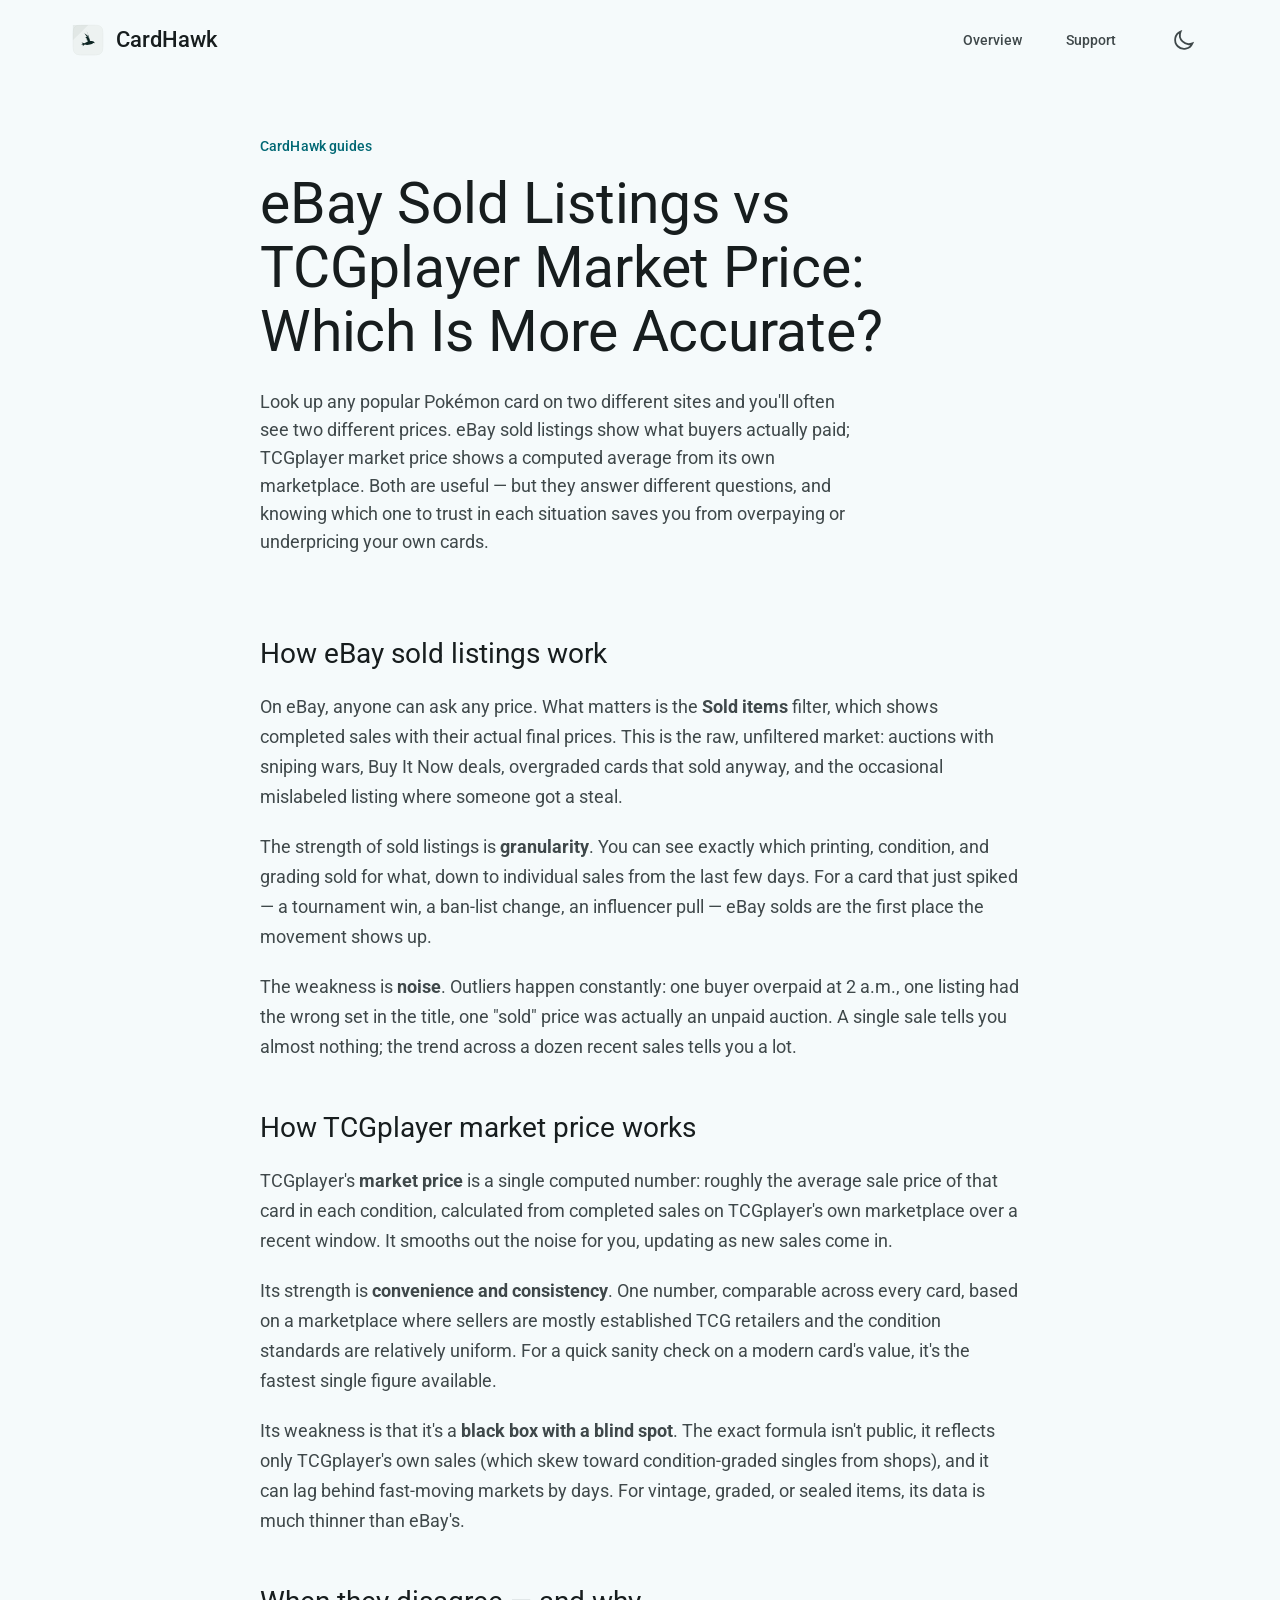
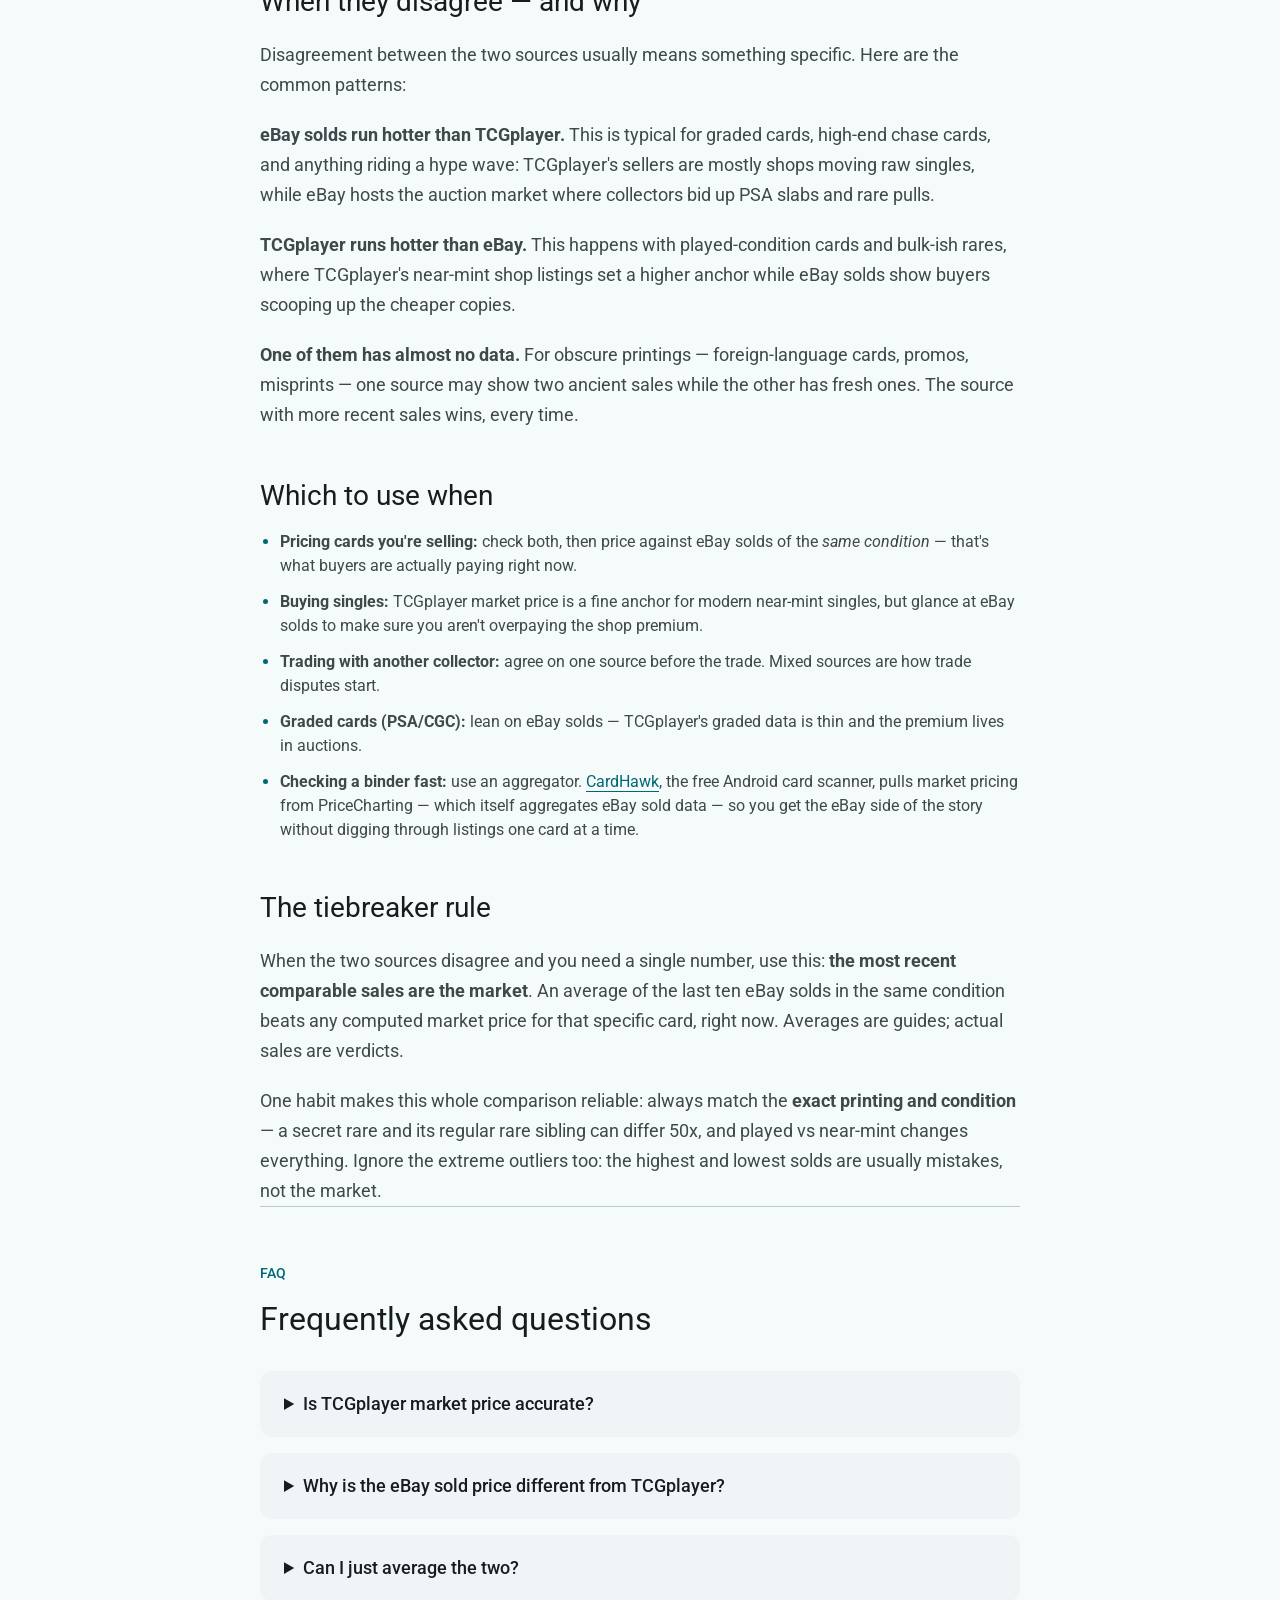
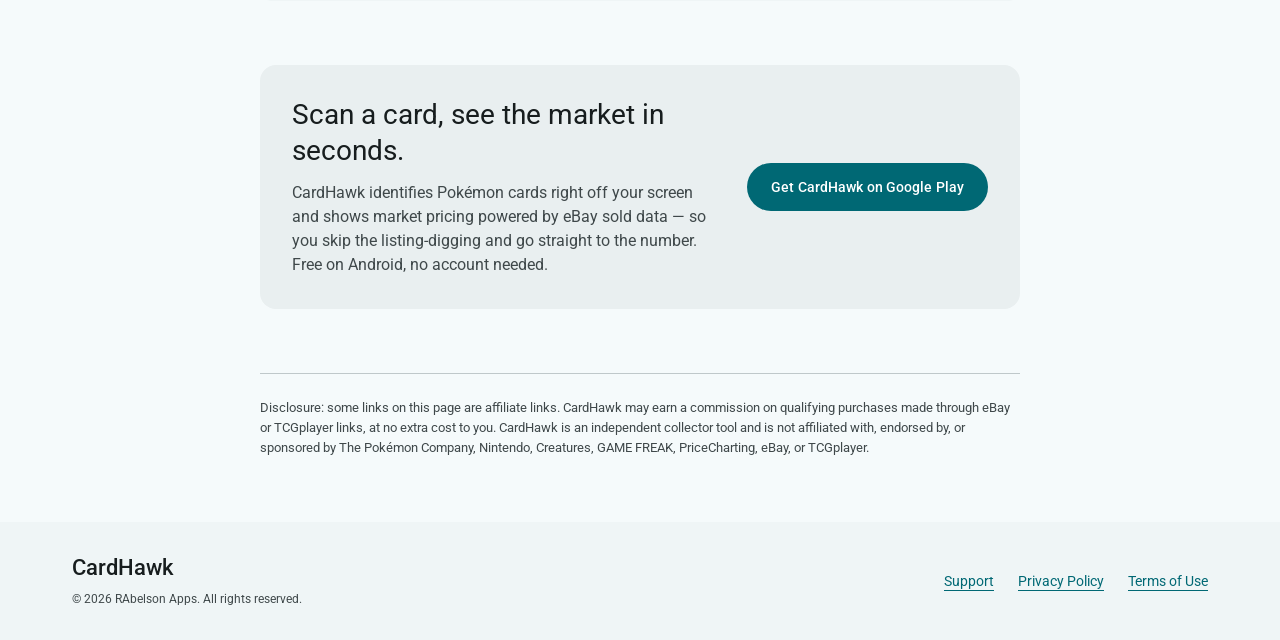
<file: ebay-sold-listings-vs-tcgplayer-market-price.html>
<!DOCTYPE html>
<html lang="en">
<head>
<meta charset="UTF-8">
<meta name="viewport" content="width=device-width, initial-scale=1.0">
<title>eBay Sold Listings vs TCGplayer Market Price: Which Is More Accurate? (2026) | CardHawk</title>
<meta name="description" content="Should you trust eBay sold listings or TCGplayer market price for Pokémon card values? A collector's guide to how each works, when they disagree, and which one to use.">
<link rel="canonical" href="https://rabelson97.github.io/CardHawk-Support/ebay-sold-listings-vs-tcgplayer-market-price.html">
<meta property="og:title" content="eBay Sold Listings vs TCGplayer Market Price: Which Is More Accurate?">
<meta property="og:description" content="Two sources, two different prices on the same card. Here's how eBay solds and TCGplayer market price actually work — and which one to trust.">
<meta property="og:type" content="article">
<meta name="twitter:card" content="summary">
<script type="application/ld+json">
{
  "@context": "https://schema.org",
  "@type": "Article",
  "headline": "eBay Sold Listings vs TCGplayer Market Price: Which Is More Accurate?",
  "description": "A collector's guide comparing eBay sold listings and TCGplayer market price for Pokémon cards: how each is calculated, when they disagree, and which to use when buying, selling, or trading.",
  "author": { "@type": "Organization", "name": "CardHawk" }
}
</script>
  <link id="favicon" rel="icon" type="image/svg+xml" href="assets/app_icon_dark.svg">
  <link rel="preconnect" href="https://fonts.googleapis.com">
  <link rel="preconnect" href="https://fonts.gstatic.com" crossorigin>
  <link href="https://fonts.googleapis.com/css2?family=Roboto:wght@300;400;500;700&display=swap" rel="stylesheet">
  <link rel="stylesheet" href="styles.css" />
  <script src="theme.js"></script>
  <script src="site.js" defer></script>
  <style>
    /* Article-specific styles on top of the shared Material 3 system. */
    .article { max-width: 760px; margin: 0 auto; }
    .article-hero { padding: 56px 0 32px; }
    .article-hero h1 { margin-top: 0; }
    .article-body p { font-size: 18px; line-height: 30px; margin-top: 20px; color: var(--md-sys-color-on-surface-variant); }
    .article-body h2 { font-size: 28px; line-height: 36px; margin: 48px 0 4px; }
    .article-body ol, .article-body ul { padding-left: 20px; color: var(--md-sys-color-on-surface-variant); }
    .article-body li { margin-top: 12px; }
    .article-body li::marker { color: var(--md-sys-color-primary); }
    .disclosure { font-size: 13px; line-height: 20px; color: var(--md-sys-color-on-surface-variant); border-top: 1px solid var(--md-sys-color-outline-variant); margin: 0 0 64px; padding-top: 24px; }
    @media (max-width: 700px) {
      .article-hero { padding: 40px 0 24px; }
      .article-body p { font-size: 16px; line-height: 26px; }
    }
  </style>
</head>
<body>
<a class="skip-link" href="#main">Skip to content</a>
<header class="app-bar"><div class="bar-content">
  <a class="brand" href="index.html"><img id="header-logo" src="assets/app_icon_light.svg" width="32" height="32" alt="" />CardHawk</a>
  <nav aria-label="Site navigation"><a href="index.html">Overview</a><a href="support.html">Support</a></nav>
  <button id="theme-toggle" class="icon-button" aria-label="Switch to dark theme" aria-pressed="false"><svg viewBox="0 0 24 24" fill="none" stroke="currentColor" stroke-width="1.8" aria-hidden="true"><path d="M20.4 15.4A9 9 0 0 1 8.6 3.6a9 9 0 1 0 11.8 11.8Z"/></svg></button>
</div></header>
<main id="main" class="page" tabindex="-1">
  <article class="article">
    <header class="article-hero">
      <p class="eyebrow">CardHawk guides</p>
      <h1>eBay Sold Listings vs TCGplayer Market Price: Which Is More Accurate?</h1>
      <p class="intro">Look up any popular Pokémon card on two different sites and you'll often see two different prices. eBay sold listings show what buyers actually paid; TCGplayer market price shows a computed average from its own marketplace. Both are useful — but they answer different questions, and knowing which one to trust in each situation saves you from overpaying or underpricing your own cards.</p>
    </header>
    <div class="article-body">
<h2>How eBay sold listings work</h2>

<p>On eBay, anyone can ask any price. What matters is the <strong>Sold items</strong> filter, which shows completed sales with their actual final prices. This is the raw, unfiltered market: auctions with sniping wars, Buy It Now deals, overgraded cards that sold anyway, and the occasional mislabeled listing where someone got a steal.</p>

<p>The strength of sold listings is <strong>granularity</strong>. You can see exactly which printing, condition, and grading sold for what, down to individual sales from the last few days. For a card that just spiked — a tournament win, a ban-list change, an influencer pull — eBay solds are the first place the movement shows up.</p>

<p>The weakness is <strong>noise</strong>. Outliers happen constantly: one buyer overpaid at 2 a.m., one listing had the wrong set in the title, one "sold" price was actually an unpaid auction. A single sale tells you almost nothing; the trend across a dozen recent sales tells you a lot.</p>

<h2>How TCGplayer market price works</h2>

<p>TCGplayer's <strong>market price</strong> is a single computed number: roughly the average sale price of that card in each condition, calculated from completed sales on TCGplayer's own marketplace over a recent window. It smooths out the noise for you, updating as new sales come in.</p>

<p>Its strength is <strong>convenience and consistency</strong>. One number, comparable across every card, based on a marketplace where sellers are mostly established TCG retailers and the condition standards are relatively uniform. For a quick sanity check on a modern card's value, it's the fastest single figure available.</p>

<p>Its weakness is that it's a <strong>black box with a blind spot</strong>. The exact formula isn't public, it reflects only TCGplayer's own sales (which skew toward condition-graded singles from shops), and it can lag behind fast-moving markets by days. For vintage, graded, or sealed items, its data is much thinner than eBay's.</p>

<h2>When they disagree — and why</h2>

<p>Disagreement between the two sources usually means something specific. Here are the common patterns:</p>

<p><strong>eBay solds run hotter than TCGplayer.</strong> This is typical for graded cards, high-end chase cards, and anything riding a hype wave: TCGplayer's sellers are mostly shops moving raw singles, while eBay hosts the auction market where collectors bid up PSA slabs and rare pulls.</p>

<p><strong>TCGplayer runs hotter than eBay.</strong> This happens with played-condition cards and bulk-ish rares, where TCGplayer's near-mint shop listings set a higher anchor while eBay solds show buyers scooping up the cheaper copies.</p>

<p><strong>One of them has almost no data.</strong> For obscure printings — foreign-language cards, promos, misprints — one source may show two ancient sales while the other has fresh ones. The source with more recent sales wins, every time.</p>

<h2>Which to use when</h2>

<ul>
  <li><strong>Pricing cards you're selling:</strong> check both, then price against eBay solds of the <em>same condition</em> — that's what buyers are actually paying right now.</li>
  <li><strong>Buying singles:</strong> TCGplayer market price is a fine anchor for modern near-mint singles, but glance at eBay solds to make sure you aren't overpaying the shop premium.</li>
  <li><strong>Trading with another collector:</strong> agree on one source before the trade. Mixed sources are how trade disputes start.</li>
  <li><strong>Graded cards (PSA/CGC):</strong> lean on eBay solds — TCGplayer's graded data is thin and the premium lives in auctions.</li>
  <li><strong>Checking a binder fast:</strong> use an aggregator. <a href="https://play.google.com/store/apps/details?id=com.ra.cardhawk">CardHawk</a>, the free Android card scanner, pulls market pricing from PriceCharting — which itself aggregates eBay sold data — so you get the eBay side of the story without digging through listings one card at a time.</li>
</ul>

<h2>The tiebreaker rule</h2>

<p>When the two sources disagree and you need a single number, use this: <strong>the most recent comparable sales are the market</strong>. An average of the last ten eBay solds in the same condition beats any computed market price for that specific card, right now. Averages are guides; actual sales are verdicts.</p>

<p>One habit makes this whole comparison reliable: always match the <strong>exact printing and condition</strong> — a secret rare and its regular rare sibling can differ 50x, and played vs near-mint changes everything. Ignore the extreme outliers too: the highest and lowest solds are usually mistakes, not the market.</p>






    </div>
    <section class="faq-section" aria-labelledby="faq-title">
      <div class="section-heading">
        <p class="eyebrow">FAQ</p>
        <h2 id="faq-title">Frequently asked questions</h2>
      </div>
      <div class="faq-list">
        <details class="faq-item"><summary>Is TCGplayer market price accurate?</summary><p>It's a reasonable average of sales on TCGplayer's own marketplace — accurate for modern near-mint singles, less reliable for graded, vintage, or sealed items where its sales data is thin.</p></details>
        <details class="faq-item"><summary>Why is the eBay sold price different from TCGplayer?</summary><p>They measure different marketplaces. eBay solds include auctions, impulse buys, and graded slabs; TCGplayer reflects shop sales of mostly raw singles. Different buyer pools, different prices.</p></details>
        <details class="faq-item"><summary>Can I just average the two?</summary><p>Only if both sources have enough recent sales. If one source has twenty solds this week and the other has two from last month, trust the deeper data — don't average fresh and stale.</p></details>
      </div>
    </section>
    <section class="support-callout"><div><h2>Scan a card, see the market in seconds.</h2><p>CardHawk identifies Pokémon cards right off your screen and shows market pricing powered by eBay sold data — so you skip the listing-digging and go straight to the number. Free on Android, no account needed.</p></div><a class="filled-button" href="https://play.google.com/store/apps/details?id=com.ra.cardhawk">Get CardHawk on Google Play</a></section>
    <p class="disclosure">Disclosure: some links on this page are affiliate links. CardHawk may earn a commission on qualifying purchases made through eBay or TCGplayer links, at no extra cost to you. CardHawk is an independent collector tool and is not affiliated with, endorsed by, or sponsored by The Pokémon Company, Nintendo, Creatures, GAME FREAK, PriceCharting, eBay, or TCGplayer.</p>
  </article>
</main>
<footer class="site-footer"><div class="footer-content"><div><a class="brand" href="index.html">CardHawk</a><p>© 2026 RAbelson Apps. All rights reserved.</p></div><nav aria-label="Footer navigation"><a href="support.html">Support</a><a href="support.html#privacy">Privacy Policy</a><a href="support.html#terms">Terms of Use</a></nav></div></footer>
</body>
</html>
</file>
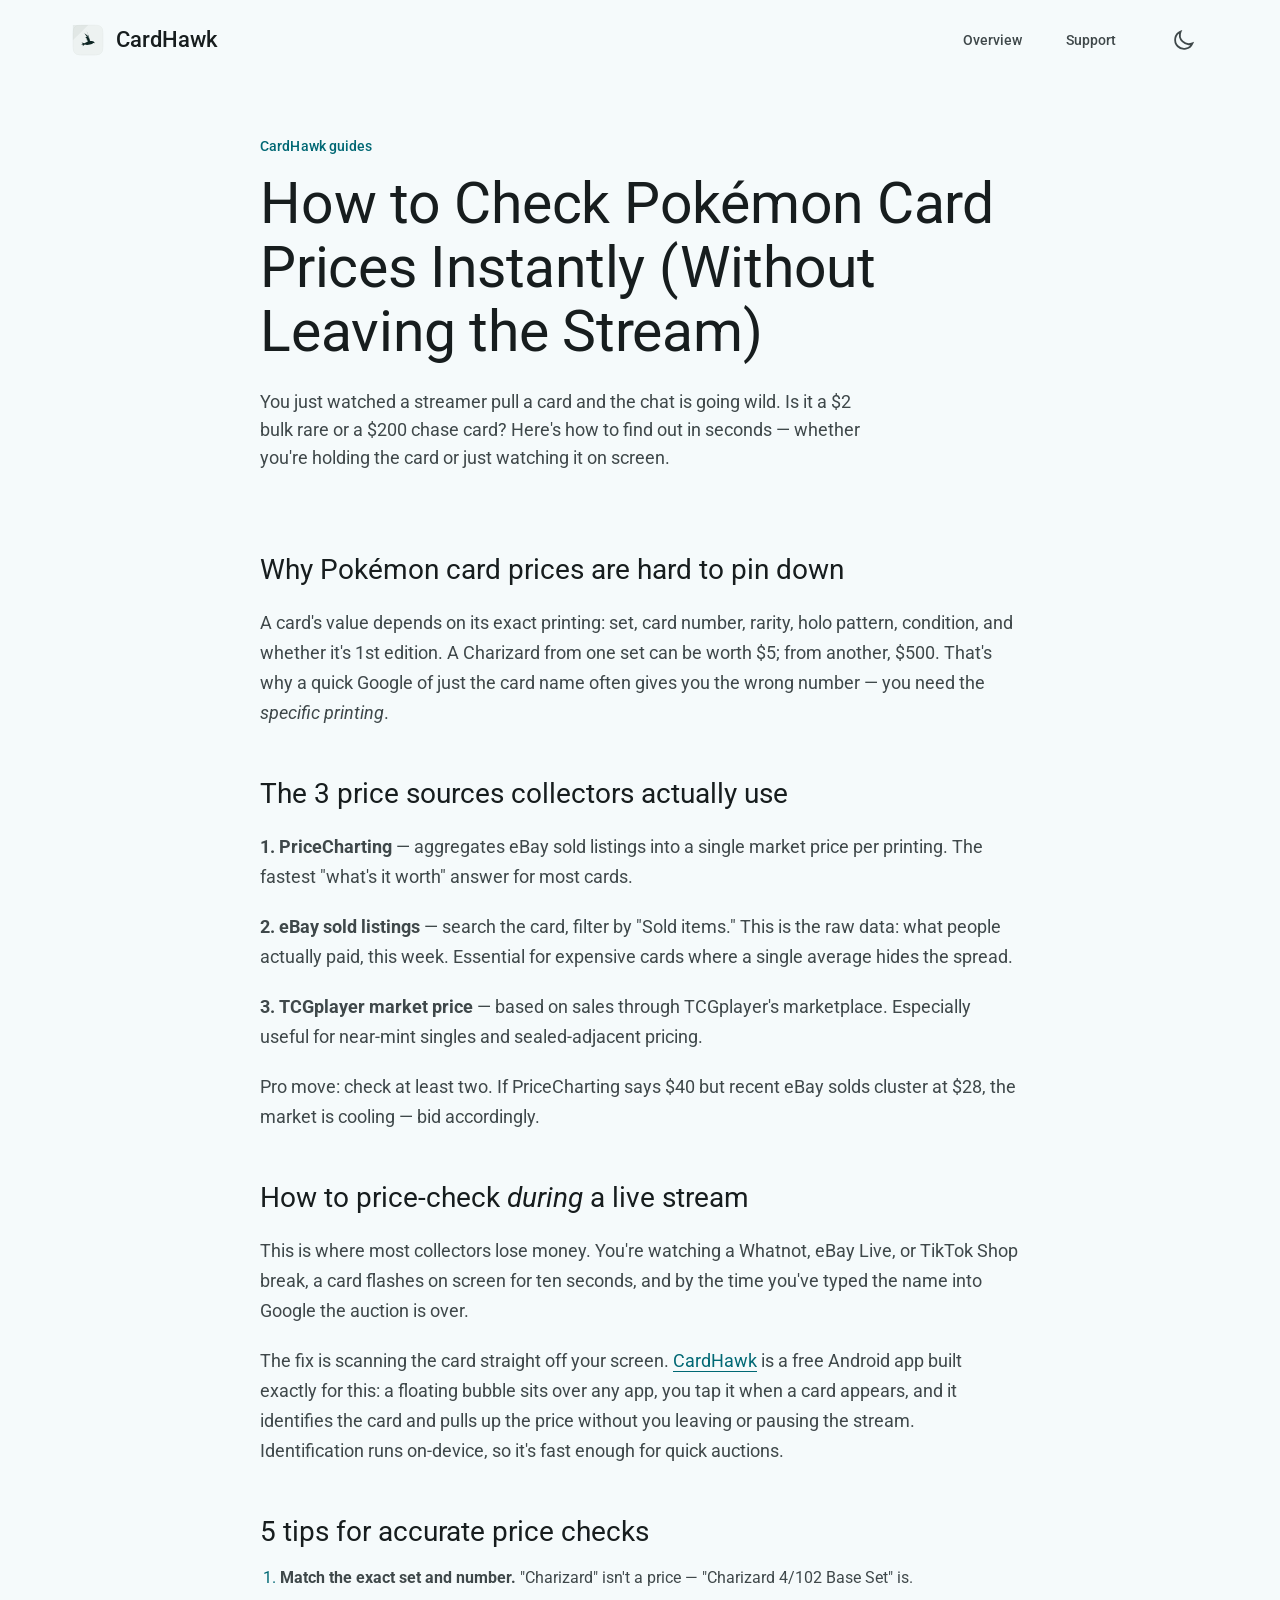
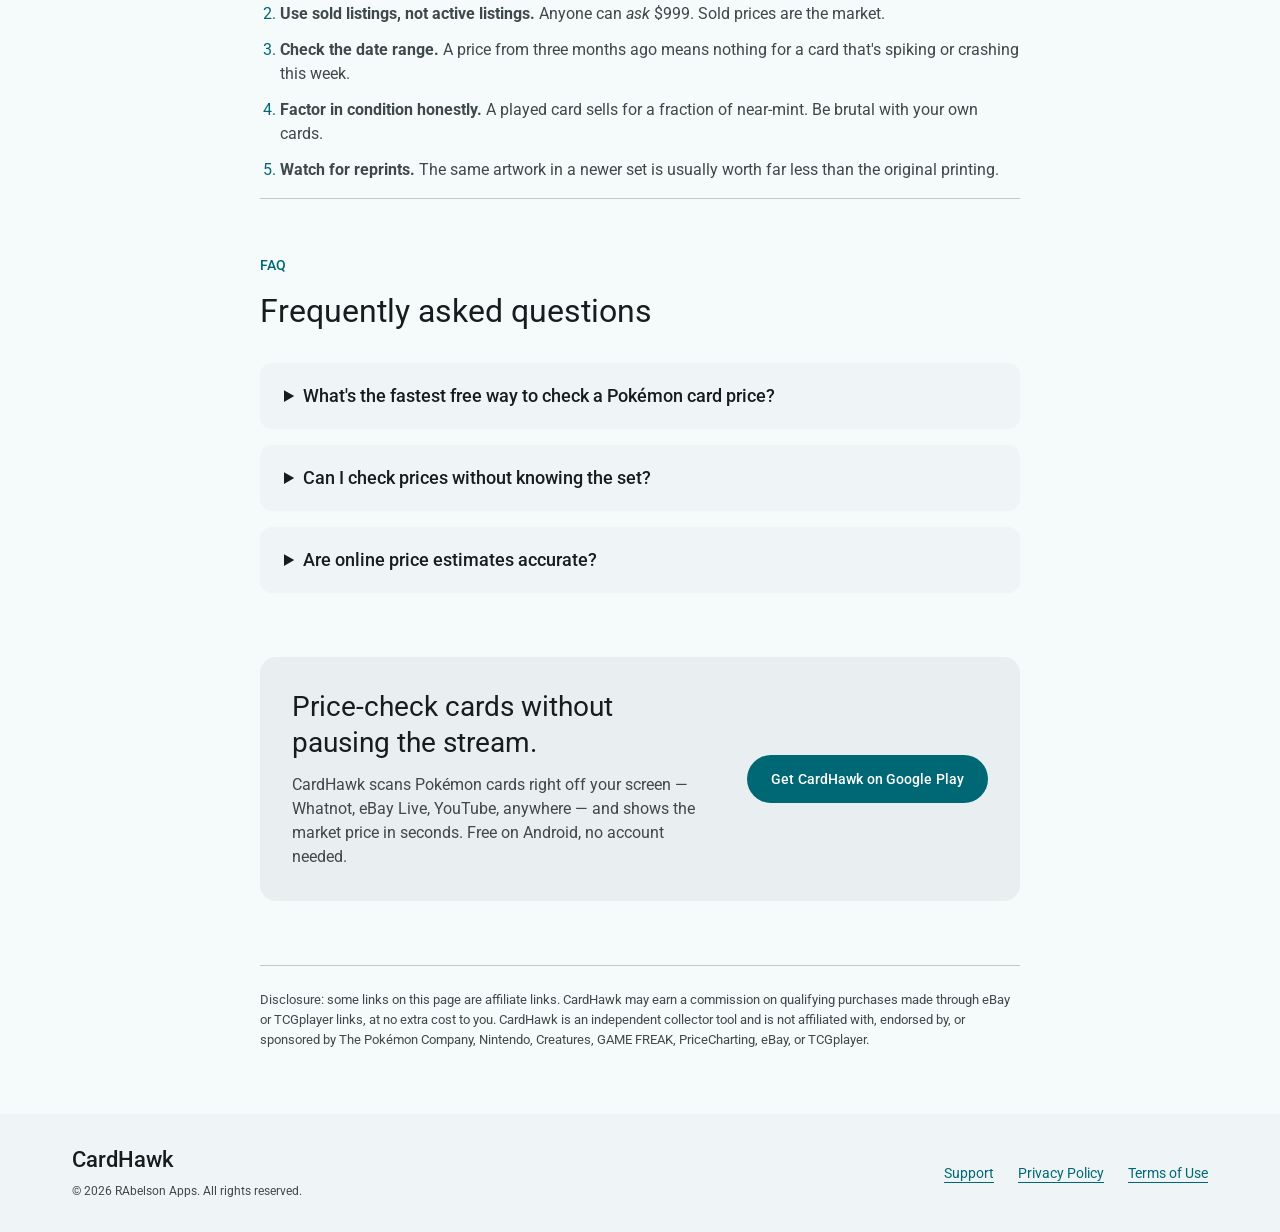
<file: how-to-check-pokemon-card-prices.html>
<!DOCTYPE html>
<html lang="en">
<head>
<meta charset="UTF-8">
<meta name="viewport" content="width=device-width, initial-scale=1.0">
<title>How to Check Pokémon Card Prices Instantly (Without Leaving the Stream) | CardHawk</title>
<meta name="description" content="The fastest ways to check Pokémon card prices in 2026: PriceCharting, eBay sold listings, TCGplayer market prices — plus how to price-check cards live during Whatnot and eBay Live streams without pausing.">
<link rel="canonical" href="https://rabelson97.github.io/CardHawk-Support/how-to-check-pokemon-card-prices.html">
<meta property="og:title" content="How to Check Pokémon Card Prices Instantly (Without Leaving the Stream)">
<meta property="og:description" content="PriceCharting, eBay solds, TCGplayer market price — and how to check a card's value live during a Whatnot break without pausing the stream.">
<meta property="og:type" content="article">
<meta name="twitter:card" content="summary">
<script type="application/ld+json">
{
  "@context": "https://schema.org",
  "@type": "Article",
  "headline": "How to Check Pokémon Card Prices Instantly (Without Leaving the Stream)",
  "description": "The fastest ways to check Pokémon card prices: PriceCharting, eBay sold listings, TCGplayer market prices, and live scan-during-stream methods.",
  "author": { "@type": "Organization", "name": "CardHawk" }
}
</script>
  <link id="favicon" rel="icon" type="image/svg+xml" href="assets/app_icon_dark.svg">
  <link rel="preconnect" href="https://fonts.googleapis.com">
  <link rel="preconnect" href="https://fonts.gstatic.com" crossorigin>
  <link href="https://fonts.googleapis.com/css2?family=Roboto:wght@300;400;500;700&display=swap" rel="stylesheet">
  <link rel="stylesheet" href="styles.css" />
  <script src="theme.js"></script>
  <script src="site.js" defer></script>
  <style>
    /* Article-specific styles on top of the shared Material 3 system. */
    .article { max-width: 760px; margin: 0 auto; }
    .article-hero { padding: 56px 0 32px; }
    .article-hero h1 { margin-top: 0; }
    .article-body p { font-size: 18px; line-height: 30px; margin-top: 20px; color: var(--md-sys-color-on-surface-variant); }
    .article-body h2 { font-size: 28px; line-height: 36px; margin: 48px 0 4px; }
    .article-body ol, .article-body ul { padding-left: 20px; color: var(--md-sys-color-on-surface-variant); }
    .article-body li { margin-top: 12px; }
    .article-body li::marker { color: var(--md-sys-color-primary); }
    .disclosure { font-size: 13px; line-height: 20px; color: var(--md-sys-color-on-surface-variant); border-top: 1px solid var(--md-sys-color-outline-variant); margin: 0 0 64px; padding-top: 24px; }
    @media (max-width: 700px) {
      .article-hero { padding: 40px 0 24px; }
      .article-body p { font-size: 16px; line-height: 26px; }
    }
  </style>
</head>
<body>
<a class="skip-link" href="#main">Skip to content</a>
<header class="app-bar"><div class="bar-content">
  <a class="brand" href="index.html"><img id="header-logo" src="assets/app_icon_light.svg" width="32" height="32" alt="" />CardHawk</a>
  <nav aria-label="Site navigation"><a href="index.html">Overview</a><a href="support.html">Support</a></nav>
  <button id="theme-toggle" class="icon-button" aria-label="Switch to dark theme" aria-pressed="false"><svg viewBox="0 0 24 24" fill="none" stroke="currentColor" stroke-width="1.8" aria-hidden="true"><path d="M20.4 15.4A9 9 0 0 1 8.6 3.6a9 9 0 1 0 11.8 11.8Z"/></svg></button>
</div></header>
<main id="main" class="page" tabindex="-1">
  <article class="article">
    <header class="article-hero">
      <p class="eyebrow">CardHawk guides</p>
      <h1>How to Check Pokémon Card Prices Instantly (Without Leaving the Stream)</h1>
      <p class="intro">You just watched a streamer pull a card and the chat is going wild. Is it a $2 bulk rare or a $200 chase card? Here's how to find out in seconds — whether you're holding the card or just watching it on screen.</p>
    </header>
    <div class="article-body">
<h2>Why Pokémon card prices are hard to pin down</h2>

<p>A card's value depends on its exact printing: set, card number, rarity, holo pattern, condition, and whether it's 1st edition. A Charizard from one set can be worth $5; from another, $500. That's why a quick Google of just the card name often gives you the wrong number — you need the <em>specific printing</em>.</p>

<h2>The 3 price sources collectors actually use</h2>

<p><strong>1. PriceCharting</strong> — aggregates eBay sold listings into a single market price per printing. The fastest "what's it worth" answer for most cards.</p>

<p><strong>2. eBay sold listings</strong> — search the card, filter by "Sold items." This is the raw data: what people actually paid, this week. Essential for expensive cards where a single average hides the spread.</p>

<p><strong>3. TCGplayer market price</strong> — based on sales through TCGplayer's marketplace. Especially useful for near-mint singles and sealed-adjacent pricing.</p>

<p>Pro move: check at least two. If PriceCharting says $40 but recent eBay solds cluster at $28, the market is cooling — bid accordingly.</p>

<h2>How to price-check <em>during</em> a live stream</h2>

<p>This is where most collectors lose money. You're watching a Whatnot, eBay Live, or TikTok Shop break, a card flashes on screen for ten seconds, and by the time you've typed the name into Google the auction is over.</p>

<p>The fix is scanning the card straight off your screen. <a href="https://play.google.com/store/apps/details?id=com.ra.cardhawk">CardHawk</a> is a free Android app built exactly for this: a floating bubble sits over any app, you tap it when a card appears, and it identifies the card and pulls up the price without you leaving or pausing the stream. Identification runs on-device, so it's fast enough for quick auctions.</p>

<h2>5 tips for accurate price checks</h2>

<ol>
  <li><strong>Match the exact set and number.</strong> "Charizard" isn't a price — "Charizard 4/102 Base Set" is.</li>
  <li><strong>Use sold listings, not active listings.</strong> Anyone can <em>ask</em> $999. Sold prices are the market.</li>
  <li><strong>Check the date range.</strong> A price from three months ago means nothing for a card that's spiking or crashing this week.</li>
  <li><strong>Factor in condition honestly.</strong> A played card sells for a fraction of near-mint. Be brutal with your own cards.</li>
  <li><strong>Watch for reprints.</strong> The same artwork in a newer set is usually worth far less than the original printing.</li>
</ol>






    </div>
    <section class="faq-section" aria-labelledby="faq-title">
      <div class="section-heading">
        <p class="eyebrow">FAQ</p>
        <h2 id="faq-title">Frequently asked questions</h2>
      </div>
      <div class="faq-list">
        <details class="faq-item"><summary>What's the fastest free way to check a Pokémon card price?</summary><p>Scanning the card with an app like CardHawk, or searching it on PriceCharting. Both take seconds; eBay solds take a minute and give you the most detail.</p></details>
        <details class="faq-item"><summary>Can I check prices without knowing the set?</summary><p>A scanner identifies the set automatically from the card image. Manually, look for the set symbol (bottom corner) and card number (e.g. 12/128), then search those.</p></details>
        <details class="faq-item"><summary>Are online price estimates accurate?</summary><p>They're estimates from available sales data — good for quick decisions, but always verify against recent sold listings before buying or selling anything expensive.</p></details>
      </div>
    </section>
    <section class="support-callout"><div><h2>Price-check cards without pausing the stream.</h2><p>CardHawk scans Pokémon cards right off your screen — Whatnot, eBay Live, YouTube, anywhere — and shows the market price in seconds. Free on Android, no account needed.</p></div><a class="filled-button" href="https://play.google.com/store/apps/details?id=com.ra.cardhawk">Get CardHawk on Google Play</a></section>
    <p class="disclosure">Disclosure: some links on this page are affiliate links. CardHawk may earn a commission on qualifying purchases made through eBay or TCGplayer links, at no extra cost to you. CardHawk is an independent collector tool and is not affiliated with, endorsed by, or sponsored by The Pokémon Company, Nintendo, Creatures, GAME FREAK, PriceCharting, eBay, or TCGplayer.</p>
  </article>
</main>
<footer class="site-footer"><div class="footer-content"><div><a class="brand" href="index.html">CardHawk</a><p>© 2026 RAbelson Apps. All rights reserved.</p></div><nav aria-label="Footer navigation"><a href="support.html">Support</a><a href="support.html#privacy">Privacy Policy</a><a href="support.html#terms">Terms of Use</a></nav></div></footer>
</body>
</html>
</file>
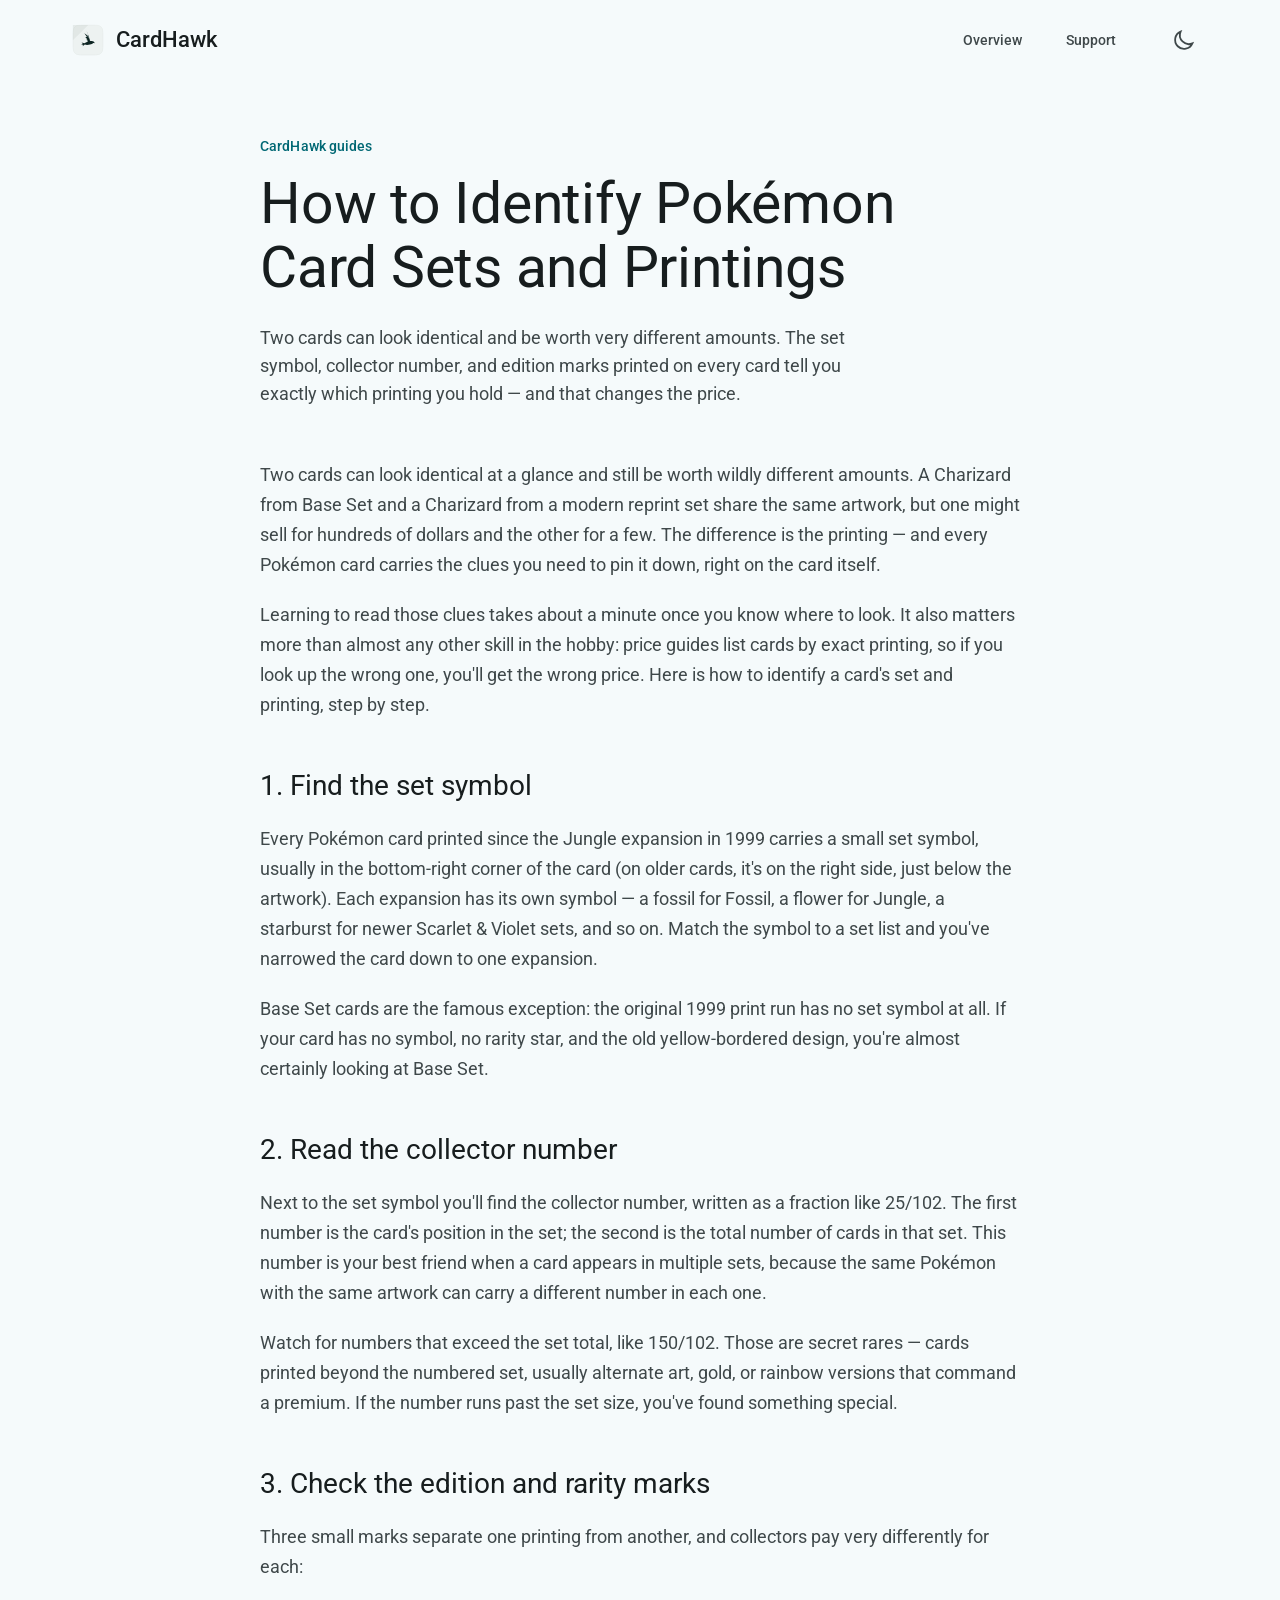
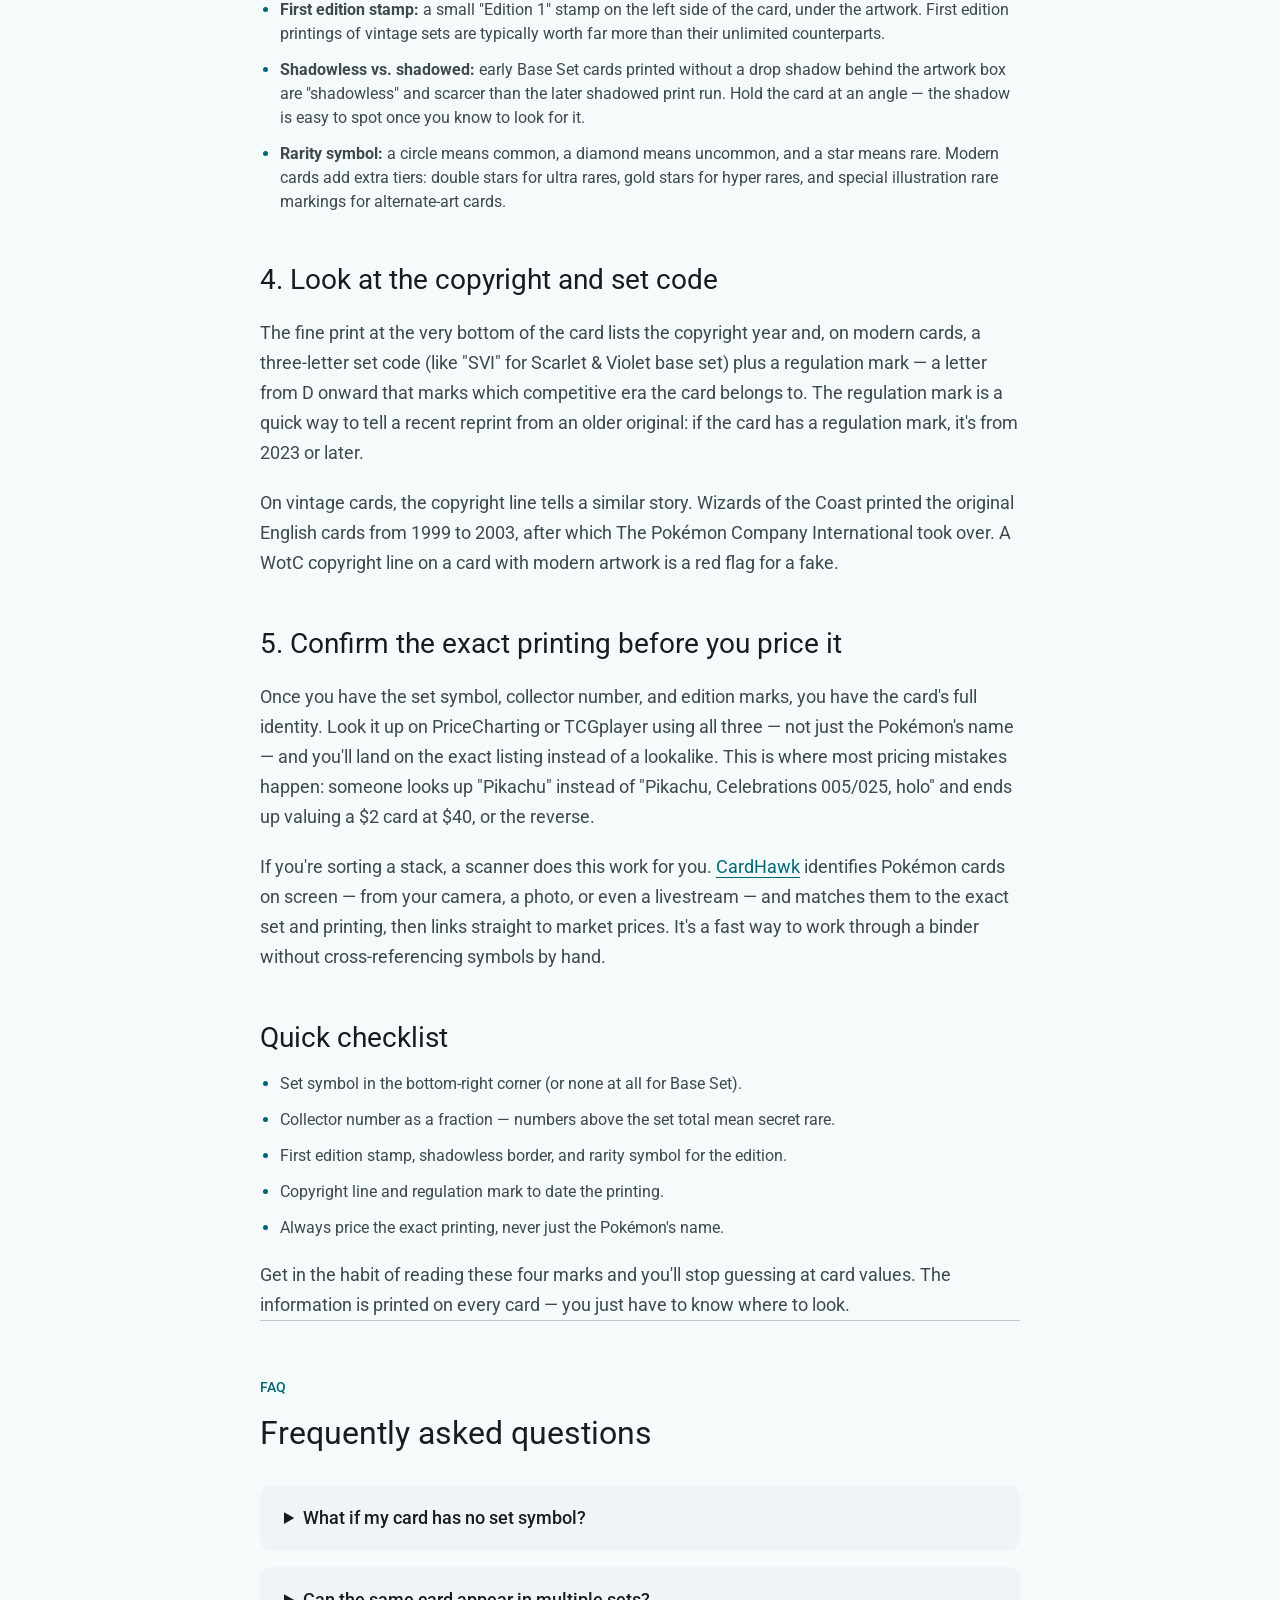
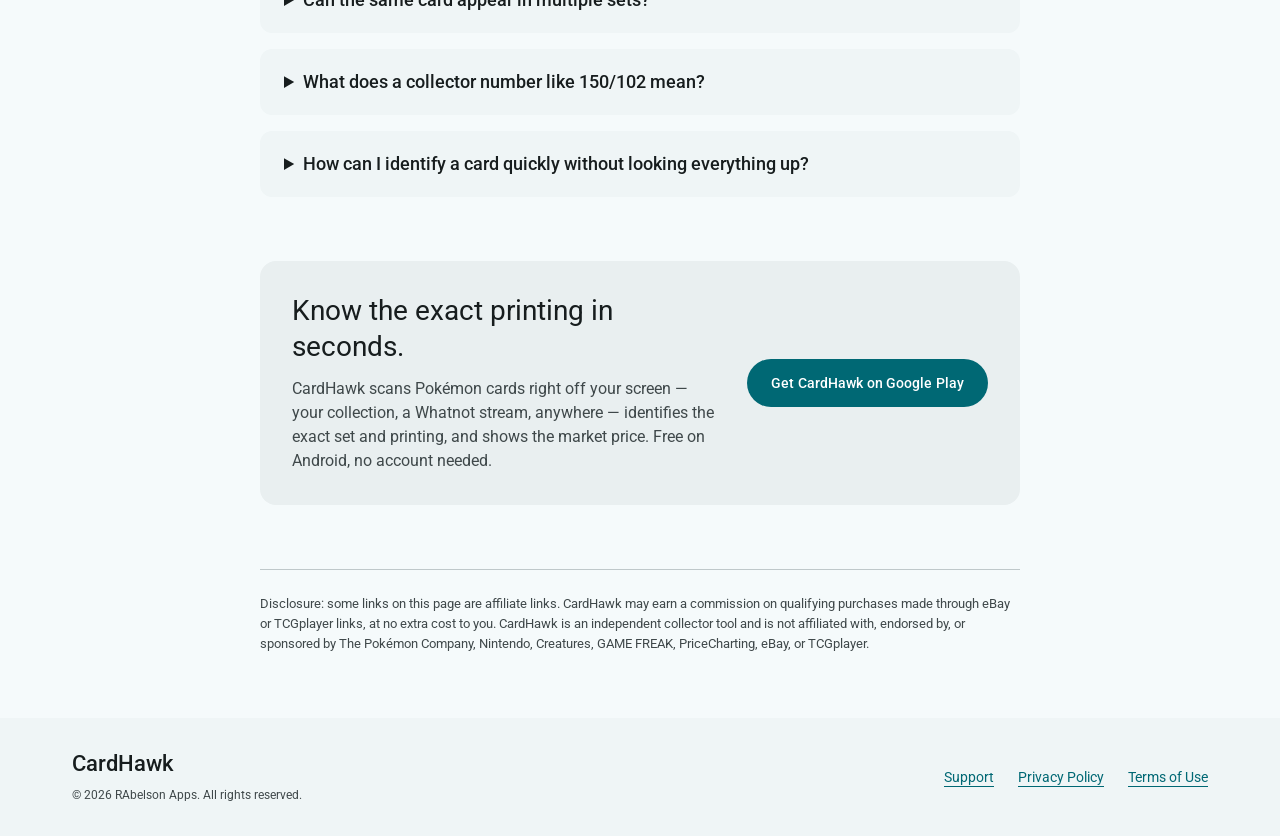
<file: how-to-identify-pokemon-card-sets-and-printings.html>
<!-- CardHawk SEO article template — matches the main site's Material 3 design.
     HOW TO USE: copy this file to <slug>.html and replace every {{PLACEHOLDER}}.
     Keep the head links (styles.css, theme.js, site.js, app-bar, footer) untouched
     so every article stays in line with the main site automatically.
     Rules for the body: 700-900 words of genuinely useful content, natural
     CardHawk mentions linking to the Play Store URL, a short FAQ, and the
     affiliate disclosure footer (kept verbatim below). -->
<!DOCTYPE html>
<html lang="en">
<head>
<meta charset="UTF-8">
<meta name="viewport" content="width=device-width, initial-scale=1.0">
<title>How to Identify Pokémon Card Sets and Printings | CardHawk</title>
<meta name="description" content="Learn how to identify any Pokémon card's set and printing: the set symbol, collector number, edition marks, and rarity symbols that tell one printing apart from another — and why it matters for price.">
<link rel="canonical" href="https://rabelson97.github.io/CardHawk-Support/how-to-identify-pokemon-card-sets-and-printings.html">
<meta property="og:title" content="How to Identify Pokémon Card Sets and Printings">
<meta property="og:description" content="The set symbol, collector number, and edition marks that pin down exactly which printing of a Pokémon card you hold — and why that changes its value.">
<meta property="og:type" content="article">
<meta name="twitter:card" content="summary">
<script type="application/ld+json">
{
  "@context": "https://schema.org",
  "@type": "Article",
  "headline": "How to Identify Pokémon Card Sets and Printings",
  "description": "Learn how to identify any Pokémon card's set and printing: the set symbol, collector number, edition marks, and rarity symbols that tell one printing apart from another — and why it matters for price.",
  "author": { "@type": "Organization", "name": "CardHawk" }
}
</script>
  <link id="favicon" rel="icon" type="image/svg+xml" href="assets/app_icon_dark.svg">
  <link rel="preconnect" href="https://fonts.googleapis.com">
  <link rel="preconnect" href="https://fonts.gstatic.com" crossorigin>
  <link href="https://fonts.googleapis.com/css2?family=Roboto:wght@300;400;500;700&display=swap" rel="stylesheet">
  <link rel="stylesheet" href="styles.css" />
  <script src="theme.js"></script>
  <script src="site.js" defer></script>
  <style>
    /* Article-specific styles on top of the shared Material 3 system. */
    .article { max-width: 760px; margin: 0 auto; }
    .article-hero { padding: 56px 0 32px; }
    .article-hero h1 { margin-top: 0; }
    .article-body p { font-size: 18px; line-height: 30px; margin-top: 20px; color: var(--md-sys-color-on-surface-variant); }
    .article-body h2 { font-size: 28px; line-height: 36px; margin: 48px 0 4px; }
    .article-body ol, .article-body ul { padding-left: 20px; color: var(--md-sys-color-on-surface-variant); }
    .article-body li { margin-top: 12px; }
    .article-body li::marker { color: var(--md-sys-color-primary); }
    .disclosure { font-size: 13px; line-height: 20px; color: var(--md-sys-color-on-surface-variant); border-top: 1px solid var(--md-sys-color-outline-variant); margin: 0 0 64px; padding-top: 24px; }
    @media (max-width: 700px) {
      .article-hero { padding: 40px 0 24px; }
      .article-body p { font-size: 16px; line-height: 26px; }
    }
  </style>
</head>
<body>
<a class="skip-link" href="#main">Skip to content</a>
<header class="app-bar"><div class="bar-content">
  <a class="brand" href="index.html"><img id="header-logo" src="assets/app_icon_light.svg" width="32" height="32" alt="" />CardHawk</a>
  <nav aria-label="Site navigation"><a href="index.html">Overview</a><a href="support.html">Support</a></nav>
  <button id="theme-toggle" class="icon-button" aria-label="Switch to dark theme" aria-pressed="false"><svg viewBox="0 0 24 24" fill="none" stroke="currentColor" stroke-width="1.8" aria-hidden="true"><path d="M20.4 15.4A9 9 0 0 1 8.6 3.6a9 9 0 1 0 11.8 11.8Z"/></svg></button>
</div></header>
<main id="main" class="page" tabindex="-1">
  <article class="article">
    <header class="article-hero">
      <p class="eyebrow">CardHawk guides</p>
      <h1>How to Identify Pokémon Card Sets and Printings</h1>
      <p class="intro">Two cards can look identical and be worth very different amounts. The set symbol, collector number, and edition marks printed on every card tell you exactly which printing you hold — and that changes the price.</p>
    </header>
    <div class="article-body">
<p>Two cards can look identical at a glance and still be worth wildly different amounts. A Charizard from Base Set and a Charizard from a modern reprint set share the same artwork, but one might sell for hundreds of dollars and the other for a few. The difference is the printing — and every Pokémon card carries the clues you need to pin it down, right on the card itself.</p>
      <p>Learning to read those clues takes about a minute once you know where to look. It also matters more than almost any other skill in the hobby: price guides list cards by exact printing, so if you look up the wrong one, you'll get the wrong price. Here is how to identify a card's set and printing, step by step.</p>
      <h2>1. Find the set symbol</h2>
      <p>Every Pokémon card printed since the Jungle expansion in 1999 carries a small set symbol, usually in the bottom-right corner of the card (on older cards, it's on the right side, just below the artwork). Each expansion has its own symbol — a fossil for Fossil, a flower for Jungle, a starburst for newer Scarlet &amp; Violet sets, and so on. Match the symbol to a set list and you've narrowed the card down to one expansion.</p>
      <p>Base Set cards are the famous exception: the original 1999 print run has no set symbol at all. If your card has no symbol, no rarity star, and the old yellow-bordered design, you're almost certainly looking at Base Set.</p>
      <h2>2. Read the collector number</h2>
      <p>Next to the set symbol you'll find the collector number, written as a fraction like 25/102. The first number is the card's position in the set; the second is the total number of cards in that set. This number is your best friend when a card appears in multiple sets, because the same Pokémon with the same artwork can carry a different number in each one.</p>
      <p>Watch for numbers that exceed the set total, like 150/102. Those are secret rares — cards printed beyond the numbered set, usually alternate art, gold, or rainbow versions that command a premium. If the number runs past the set size, you've found something special.</p>
      <h2>3. Check the edition and rarity marks</h2>
      <p>Three small marks separate one printing from another, and collectors pay very differently for each:</p>
      <ul>
        <li><strong>First edition stamp:</strong> a small "Edition 1" stamp on the left side of the card, under the artwork. First edition printings of vintage sets are typically worth far more than their unlimited counterparts.</li>
        <li><strong>Shadowless vs. shadowed:</strong> early Base Set cards printed without a drop shadow behind the artwork box are "shadowless" and scarcer than the later shadowed print run. Hold the card at an angle — the shadow is easy to spot once you know to look for it.</li>
        <li><strong>Rarity symbol:</strong> a circle means common, a diamond means uncommon, and a star means rare. Modern cards add extra tiers: double stars for ultra rares, gold stars for hyper rares, and special illustration rare markings for alternate-art cards.</li>
      </ul>
      <h2>4. Look at the copyright and set code</h2>
      <p>The fine print at the very bottom of the card lists the copyright year and, on modern cards, a three-letter set code (like "SVI" for Scarlet &amp; Violet base set) plus a regulation mark — a letter from D onward that marks which competitive era the card belongs to. The regulation mark is a quick way to tell a recent reprint from an older original: if the card has a regulation mark, it's from 2023 or later.</p>
      <p>On vintage cards, the copyright line tells a similar story. Wizards of the Coast printed the original English cards from 1999 to 2003, after which The Pokémon Company International took over. A WotC copyright line on a card with modern artwork is a red flag for a fake.</p>
      <h2>5. Confirm the exact printing before you price it</h2>
      <p>Once you have the set symbol, collector number, and edition marks, you have the card's full identity. Look it up on PriceCharting or TCGplayer using all three — not just the Pokémon's name — and you'll land on the exact listing instead of a lookalike. This is where most pricing mistakes happen: someone looks up "Pikachu" instead of "Pikachu, Celebrations 005/025, holo" and ends up valuing a $2 card at $40, or the reverse.</p>
      <p>If you're sorting a stack, a scanner does this work for you. <a href="https://play.google.com/store/apps/details?id=com.ra.cardhawk">CardHawk</a> identifies Pokémon cards on screen — from your camera, a photo, or even a livestream — and matches them to the exact set and printing, then links straight to market prices. It's a fast way to work through a binder without cross-referencing symbols by hand.</p>
      <h2>Quick checklist</h2>
      <ul>
        <li>Set symbol in the bottom-right corner (or none at all for Base Set).</li>
        <li>Collector number as a fraction — numbers above the set total mean secret rare.</li>
        <li>First edition stamp, shadowless border, and rarity symbol for the edition.</li>
        <li>Copyright line and regulation mark to date the printing.</li>
        <li>Always price the exact printing, never just the Pokémon's name.</li>
      </ul>
      <p>Get in the habit of reading these four marks and you'll stop guessing at card values. The information is printed on every card — you just have to know where to look.</p>

    </div>
    <section class="faq-section" aria-labelledby="faq-title">
      <div class="section-heading">
        <p class="eyebrow">FAQ</p>
        <h2 id="faq-title">Frequently asked questions</h2>
      </div>
      <div class="faq-list">
        <!-- one <details class="faq-item"> per Q&A, same format as the existing articles -->
        <details class="faq-item"><summary>What if my card has no set symbol?</summary><p>It's almost certainly from Base Set, the original 1999 release, which predates set symbols. Check for a first edition stamp and whether the artwork box has a drop shadow — both change the value significantly.</p></details>
        <details class="faq-item"><summary>Can the same card appear in multiple sets?</summary><p>Yes, very often. Popular Pokémon get reprinted across many expansions with the same or similar artwork. Always use the set symbol and collector number together to identify which printing you hold.</p></details>
        <details class="faq-item"><summary>What does a collector number like 150/102 mean?</summary><p>It's a secret rare — a card numbered beyond the set's total. These are usually alternate art, gold, or special versions and are typically worth more than regular cards from the same set.</p></details>
        <details class="faq-item"><summary>How can I identify a card quickly without looking everything up?</summary><p>A scanner app is the fastest route: point it at the card and it matches the exact set and printing for you. CardHawk does this on Android from your camera or straight off a livestream, with one-tap price links.</p></details>

      </div>
    </section>
    <section class="support-callout"><div><h2>Know the exact printing in seconds.</h2><p>CardHawk scans Pokémon cards right off your screen — your collection, a Whatnot stream, anywhere — identifies the exact set and printing, and shows the market price. Free on Android, no account needed.</p></div><a class="filled-button" href="https://play.google.com/store/apps/details?id=com.ra.cardhawk">Get CardHawk on Google Play</a></section>
    <p class="disclosure">Disclosure: some links on this page are affiliate links. CardHawk may earn a commission on qualifying purchases made through eBay or TCGplayer links, at no extra cost to you. CardHawk is an independent collector tool and is not affiliated with, endorsed by, or sponsored by The Pokémon Company, Nintendo, Creatures, GAME FREAK, PriceCharting, eBay, or TCGplayer.</p>
  </article>
</main>
<footer class="site-footer"><div class="footer-content"><div><a class="brand" href="index.html">CardHawk</a><p>© 2026 RAbelson Apps. All rights reserved.</p></div><nav aria-label="Footer navigation"><a href="support.html">Support</a><a href="support.html#privacy">Privacy Policy</a><a href="support.html#terms">Terms of Use</a></nav></div></footer>
</body>
</html>
</file>
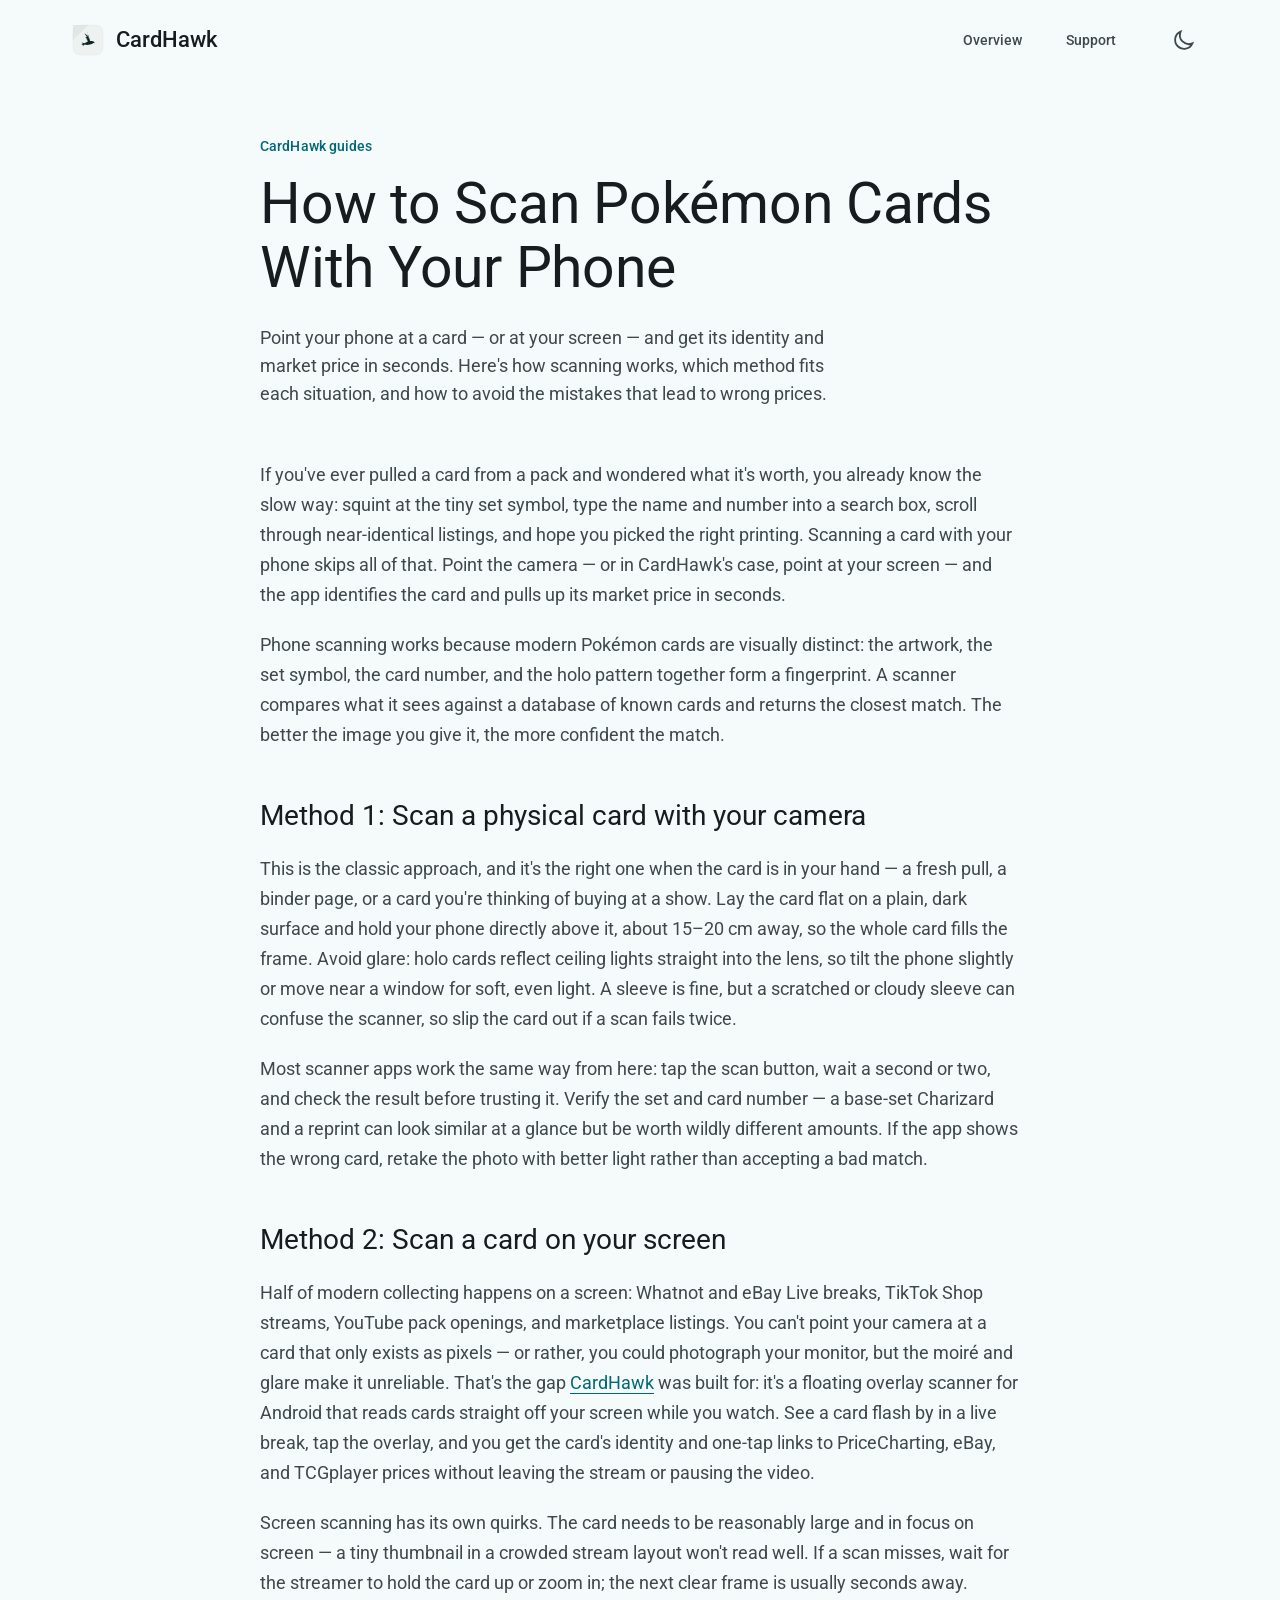
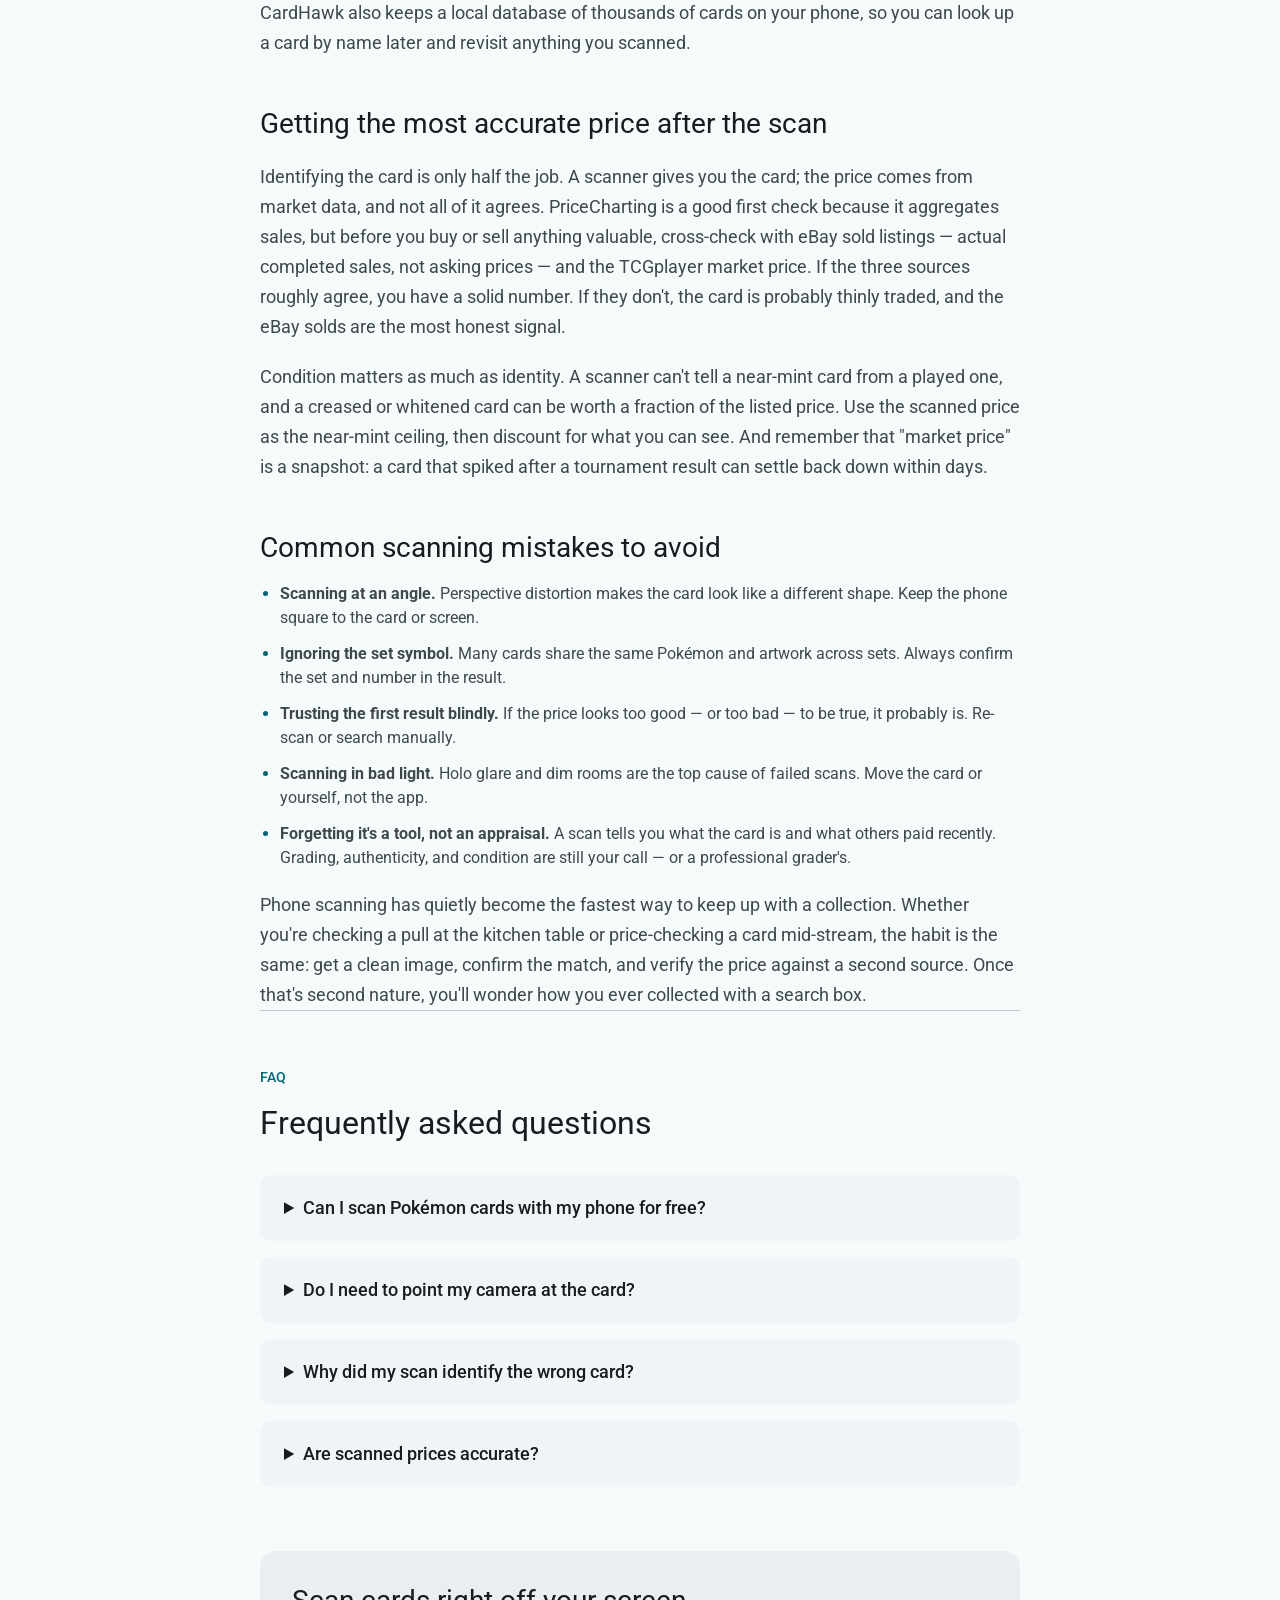
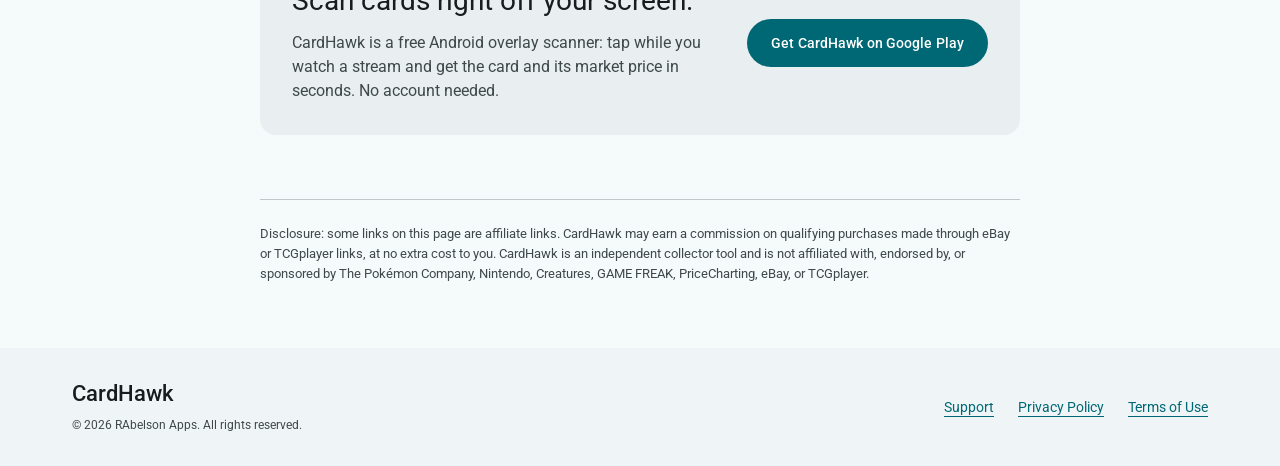
<file: how-to-scan-pokemon-cards-with-your-phone.html>
<!-- CardHawk SEO article template — matches the main site's Material 3 design.
     HOW TO USE: copy this file to <slug>.html and replace every {{PLACEHOLDER}}.
     Keep the head links (styles.css, theme.js, site.js, app-bar, footer) untouched
     so every article stays in line with the main site automatically.
     Rules for the body: 700-900 words of genuinely useful content, natural
     CardHawk mentions linking to the Play Store URL, a short FAQ, and the
     affiliate disclosure footer (kept verbatim below). -->
<!DOCTYPE html>
<html lang="en">
<head>
<meta charset="UTF-8">
<meta name="viewport" content="width=device-width, initial-scale=1.0">
<title>How to Scan Pokémon Cards With Your Phone | CardHawk</title>
<meta name="description" content="Learn how to scan Pokémon cards with your phone — camera tips, the best scanner apps, and how to get an accurate price in seconds.">
<link rel="canonical" href="https://rabelson97.github.io/CardHawk-Support/how-to-scan-pokemon-cards-with-your-phone.html">
<meta property="og:title" content="How to Scan Pokémon Cards With Your Phone">
<meta property="og:description" content="Learn how to scan Pokémon cards with your phone — camera tips, the best scanner apps, and how to get an accurate price in seconds.">
<meta property="og:type" content="article">
<meta name="twitter:card" content="summary">
<script type="application/ld+json">
{
  "@context": "https://schema.org",
  "@type": "Article",
  "headline": "How to Scan Pokémon Cards With Your Phone",
  "description": "Learn how to scan Pokémon cards with your phone — camera tips, the best scanner apps, and how to get an accurate price in seconds.",
  "author": { "@type": "Organization", "name": "CardHawk" }
}
</script>
  <link id="favicon" rel="icon" type="image/svg+xml" href="assets/app_icon_dark.svg">
  <link rel="preconnect" href="https://fonts.googleapis.com">
  <link rel="preconnect" href="https://fonts.gstatic.com" crossorigin>
  <link href="https://fonts.googleapis.com/css2?family=Roboto:wght@300;400;500;700&display=swap" rel="stylesheet">
  <link rel="stylesheet" href="styles.css" />
  <script src="theme.js"></script>
  <script src="site.js" defer></script>
  <style>
    /* Article-specific styles on top of the shared Material 3 system. */
    .article { max-width: 760px; margin: 0 auto; }
    .article-hero { padding: 56px 0 32px; }
    .article-hero h1 { margin-top: 0; }
    .article-body p { font-size: 18px; line-height: 30px; margin-top: 20px; color: var(--md-sys-color-on-surface-variant); }
    .article-body h2 { font-size: 28px; line-height: 36px; margin: 48px 0 4px; }
    .article-body ol, .article-body ul { padding-left: 20px; color: var(--md-sys-color-on-surface-variant); }
    .article-body li { margin-top: 12px; }
    .article-body li::marker { color: var(--md-sys-color-primary); }
    .disclosure { font-size: 13px; line-height: 20px; color: var(--md-sys-color-on-surface-variant); border-top: 1px solid var(--md-sys-color-outline-variant); margin: 0 0 64px; padding-top: 24px; }
    @media (max-width: 700px) {
      .article-hero { padding: 40px 0 24px; }
      .article-body p { font-size: 16px; line-height: 26px; }
    }
  </style>
</head>
<body>
<a class="skip-link" href="#main">Skip to content</a>
<header class="app-bar"><div class="bar-content">
  <a class="brand" href="index.html"><img id="header-logo" src="assets/app_icon_light.svg" width="32" height="32" alt="" />CardHawk</a>
  <nav aria-label="Site navigation"><a href="index.html">Overview</a><a href="support.html">Support</a></nav>
  <button id="theme-toggle" class="icon-button" aria-label="Switch to dark theme" aria-pressed="false"><svg viewBox="0 0 24 24" fill="none" stroke="currentColor" stroke-width="1.8" aria-hidden="true"><path d="M20.4 15.4A9 9 0 0 1 8.6 3.6a9 9 0 1 0 11.8 11.8Z"/></svg></button>
</div></header>
<main id="main" class="page" tabindex="-1">
  <article class="article">
    <header class="article-hero">
      <p class="eyebrow">CardHawk guides</p>
      <h1>How to Scan Pokémon Cards With Your Phone</h1>
      <p class="intro">Point your phone at a card — or at your screen — and get its identity and market price in seconds. Here's how scanning works, which method fits each situation, and how to avoid the mistakes that lead to wrong prices.</p>
    </header>
    <div class="article-body">
<p>If you've ever pulled a card from a pack and wondered what it's worth, you already know the slow way: squint at the tiny set symbol, type the name and number into a search box, scroll through near-identical listings, and hope you picked the right printing. Scanning a card with your phone skips all of that. Point the camera — or in CardHawk's case, point at your screen — and the app identifies the card and pulls up its market price in seconds.</p>
    <p>Phone scanning works because modern Pokémon cards are visually distinct: the artwork, the set symbol, the card number, and the holo pattern together form a fingerprint. A scanner compares what it sees against a database of known cards and returns the closest match. The better the image you give it, the more confident the match.</p>
    <h2>Method 1: Scan a physical card with your camera</h2>
    <p>This is the classic approach, and it's the right one when the card is in your hand — a fresh pull, a binder page, or a card you're thinking of buying at a show. Lay the card flat on a plain, dark surface and hold your phone directly above it, about 15–20 cm away, so the whole card fills the frame. Avoid glare: holo cards reflect ceiling lights straight into the lens, so tilt the phone slightly or move near a window for soft, even light. A sleeve is fine, but a scratched or cloudy sleeve can confuse the scanner, so slip the card out if a scan fails twice.</p>
    <p>Most scanner apps work the same way from here: tap the scan button, wait a second or two, and check the result before trusting it. Verify the set and card number — a base-set Charizard and a reprint can look similar at a glance but be worth wildly different amounts. If the app shows the wrong card, retake the photo with better light rather than accepting a bad match.</p>
    <h2>Method 2: Scan a card on your screen</h2>
    <p>Half of modern collecting happens on a screen: Whatnot and eBay Live breaks, TikTok Shop streams, YouTube pack openings, and marketplace listings. You can't point your camera at a card that only exists as pixels — or rather, you could photograph your monitor, but the moiré and glare make it unreliable. That's the gap <a href="https://play.google.com/store/apps/details?id=com.ra.cardhawk">CardHawk</a> was built for: it's a floating overlay scanner for Android that reads cards straight off your screen while you watch. See a card flash by in a live break, tap the overlay, and you get the card's identity and one-tap links to PriceCharting, eBay, and TCGplayer prices without leaving the stream or pausing the video.</p>
    <p>Screen scanning has its own quirks. The card needs to be reasonably large and in focus on screen — a tiny thumbnail in a crowded stream layout won't read well. If a scan misses, wait for the streamer to hold the card up or zoom in; the next clear frame is usually seconds away. CardHawk also keeps a local database of thousands of cards on your phone, so you can look up a card by name later and revisit anything you scanned.</p>
    <h2>Getting the most accurate price after the scan</h2>
    <p>Identifying the card is only half the job. A scanner gives you the card; the price comes from market data, and not all of it agrees. PriceCharting is a good first check because it aggregates sales, but before you buy or sell anything valuable, cross-check with eBay sold listings — actual completed sales, not asking prices — and the TCGplayer market price. If the three sources roughly agree, you have a solid number. If they don't, the card is probably thinly traded, and the eBay solds are the most honest signal.</p>
    <p>Condition matters as much as identity. A scanner can't tell a near-mint card from a played one, and a creased or whitened card can be worth a fraction of the listed price. Use the scanned price as the near-mint ceiling, then discount for what you can see. And remember that "market price" is a snapshot: a card that spiked after a tournament result can settle back down within days.</p>
    <h2>Common scanning mistakes to avoid</h2>
    <ul>
      <li><strong>Scanning at an angle.</strong> Perspective distortion makes the card look like a different shape. Keep the phone square to the card or screen.</li>
      <li><strong>Ignoring the set symbol.</strong> Many cards share the same Pokémon and artwork across sets. Always confirm the set and number in the result.</li>
      <li><strong>Trusting the first result blindly.</strong> If the price looks too good — or too bad — to be true, it probably is. Re-scan or search manually.</li>
      <li><strong>Scanning in bad light.</strong> Holo glare and dim rooms are the top cause of failed scans. Move the card or yourself, not the app.</li>
      <li><strong>Forgetting it's a tool, not an appraisal.</strong> A scan tells you what the card is and what others paid recently. Grading, authenticity, and condition are still your call — or a professional grader's.</li>
    </ul>
    <p>Phone scanning has quietly become the fastest way to keep up with a collection. Whether you're checking a pull at the kitchen table or price-checking a card mid-stream, the habit is the same: get a clean image, confirm the match, and verify the price against a second source. Once that's second nature, you'll wonder how you ever collected with a search box.</p>

    </div>
    <section class="faq-section" aria-labelledby="faq-title">
      <div class="section-heading">
        <p class="eyebrow">FAQ</p>
        <h2 id="faq-title">Frequently asked questions</h2>
      </div>
      <div class="faq-list">
        <!-- one <details class="faq-item"> per Q&A, same format as the existing articles -->
                <details class="faq-item"><summary>Can I scan Pokémon cards with my phone for free?</summary><p>Yes. CardHawk is free on Android and scans cards from your screen, with one-tap price links. Other free scanner apps use your camera to scan physical cards.</p></details>
        <details class="faq-item"><summary>Do I need to point my camera at the card?</summary><p>Not always. Camera scanners need the physical card in front of you, but CardHawk reads cards directly off your screen — useful during Whatnot or YouTube live breaks where the card never leaves the stream.</p></details>
        <details class="faq-item"><summary>Why did my scan identify the wrong card?</summary><p>Usually glare, a bad angle, or a small on-screen image. Re-scan with even lighting, hold the phone square to the card, and wait for a clear, full-size frame. Always check the set and card number in the result.</p></details>
        <details class="faq-item"><summary>Are scanned prices accurate?</summary><p>They're a good starting point based on recent sales data. For expensive cards, cross-check PriceCharting against eBay sold listings and TCGplayer market price before buying or selling.</p></details>

      </div>
    </section>
    <section class="support-callout"><div><h2>Scan cards right off your screen.</h2><p>CardHawk is a free Android overlay scanner: tap while you watch a stream and get the card and its market price in seconds. No account needed.</p></div><a class="filled-button" href="https://play.google.com/store/apps/details?id=com.ra.cardhawk">Get CardHawk on Google Play</a></section>
    <p class="disclosure">Disclosure: some links on this page are affiliate links. CardHawk may earn a commission on qualifying purchases made through eBay or TCGplayer links, at no extra cost to you. CardHawk is an independent collector tool and is not affiliated with, endorsed by, or sponsored by The Pokémon Company, Nintendo, Creatures, GAME FREAK, PriceCharting, eBay, or TCGplayer.</p>
  </article>
</main>
<footer class="site-footer"><div class="footer-content"><div><a class="brand" href="index.html">CardHawk</a><p>© 2026 RAbelson Apps. All rights reserved.</p></div><nav aria-label="Footer navigation"><a href="support.html">Support</a><a href="support.html#privacy">Privacy Policy</a><a href="support.html#terms">Terms of Use</a></nav></div></footer>
</body>
</html>
</file>
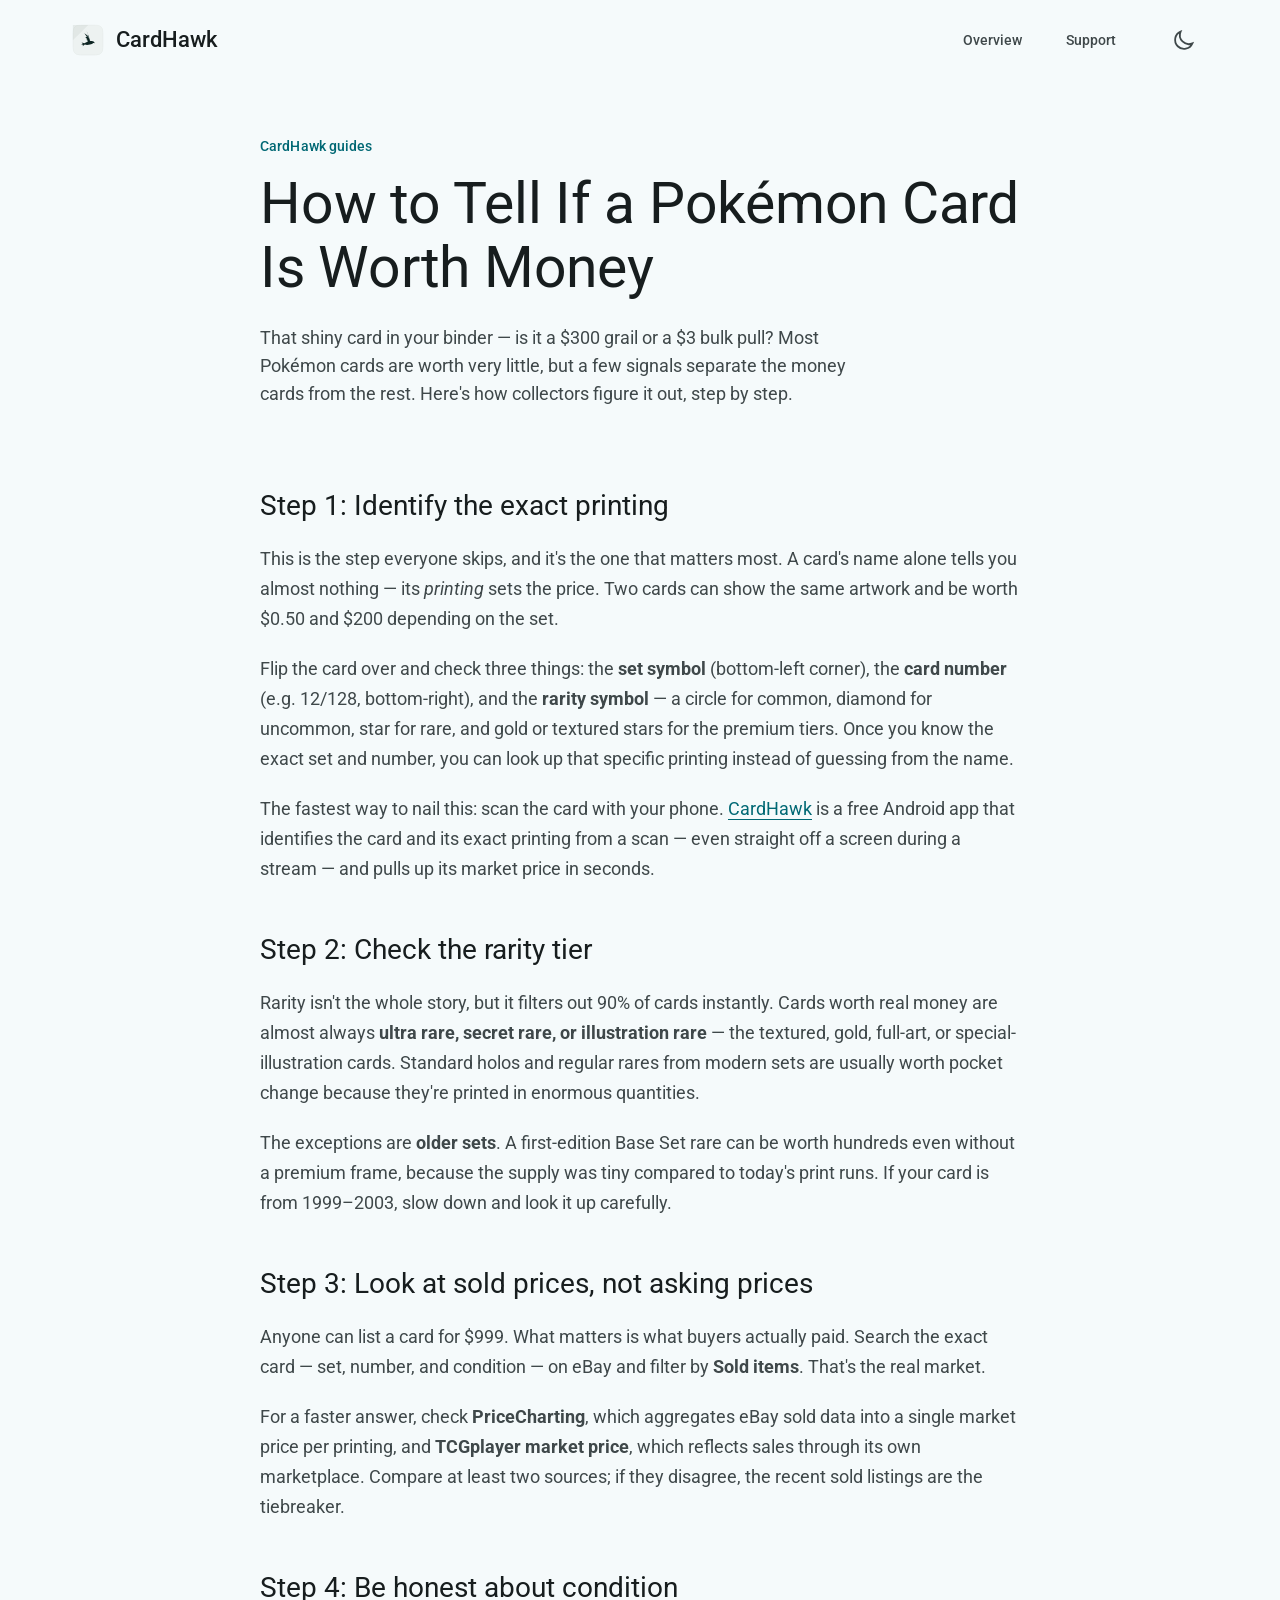
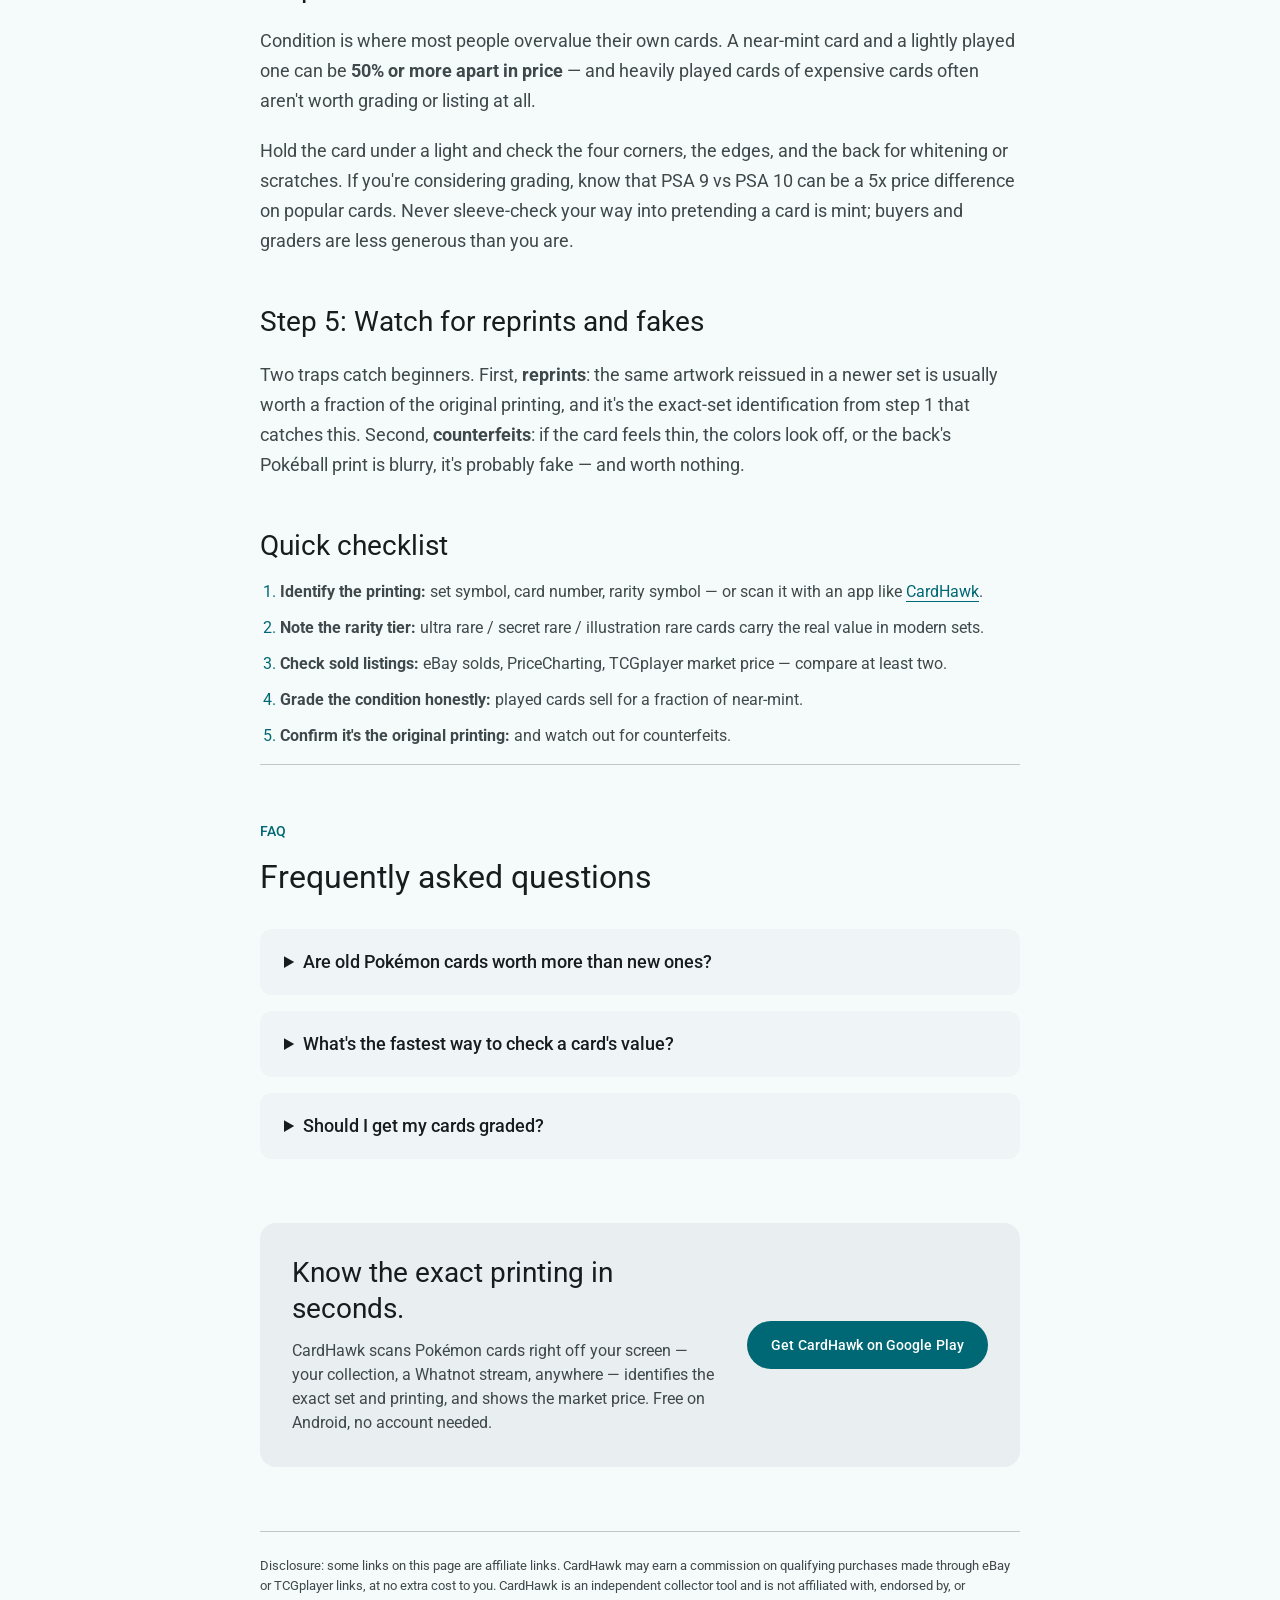
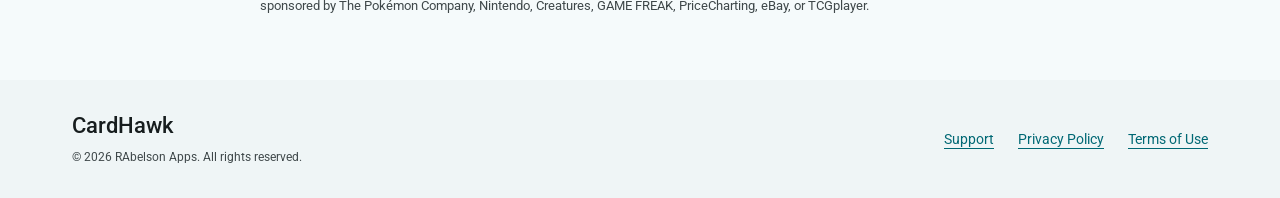
<file: how-to-tell-if-a-pokemon-card-is-worth-money.html>
<!DOCTYPE html>
<html lang="en">
<head>
<meta charset="UTF-8">
<meta name="viewport" content="width=device-width, initial-scale=1.0">
<title>How to Tell If a Pokémon Card Is Worth Money (2026 Collector's Guide) | CardHawk</title>
<meta name="description" content="Is your Pokémon card worth money? Learn how to check card value by set, rarity, and sold prices — the exact steps collectors use to spot valuable cards in 2026.">
<link rel="canonical" href="https://rabelson97.github.io/CardHawk-Support/how-to-tell-if-a-pokemon-card-is-worth-money.html">
<meta property="og:title" content="How to Tell If a Pokémon Card Is Worth Money">
<meta property="og:description" content="The exact steps collectors use to figure out if a Pokémon card is valuable — set, rarity, sold listings, and the 60-second phone scan method.">
<meta property="og:type" content="article">
<meta name="twitter:card" content="summary">
<script type="application/ld+json">
{
  "@context": "https://schema.org",
  "@type": "Article",
  "headline": "How to Tell If a Pokémon Card Is Worth Money",
  "description": "A collector's guide to checking Pokémon card value: identifying set and rarity, reading sold listings, and scanning cards with your phone.",
  "author": { "@type": "Organization", "name": "CardHawk" }
}
</script>
  <link id="favicon" rel="icon" type="image/svg+xml" href="assets/app_icon_dark.svg">
  <link rel="preconnect" href="https://fonts.googleapis.com">
  <link rel="preconnect" href="https://fonts.gstatic.com" crossorigin>
  <link href="https://fonts.googleapis.com/css2?family=Roboto:wght@300;400;500;700&display=swap" rel="stylesheet">
  <link rel="stylesheet" href="styles.css" />
  <script src="theme.js"></script>
  <script src="site.js" defer></script>
  <style>
    /* Article-specific styles on top of the shared Material 3 system. */
    .article { max-width: 760px; margin: 0 auto; }
    .article-hero { padding: 56px 0 32px; }
    .article-hero h1 { margin-top: 0; }
    .article-body p { font-size: 18px; line-height: 30px; margin-top: 20px; color: var(--md-sys-color-on-surface-variant); }
    .article-body h2 { font-size: 28px; line-height: 36px; margin: 48px 0 4px; }
    .article-body ol, .article-body ul { padding-left: 20px; color: var(--md-sys-color-on-surface-variant); }
    .article-body li { margin-top: 12px; }
    .article-body li::marker { color: var(--md-sys-color-primary); }
    .disclosure { font-size: 13px; line-height: 20px; color: var(--md-sys-color-on-surface-variant); border-top: 1px solid var(--md-sys-color-outline-variant); margin: 0 0 64px; padding-top: 24px; }
    @media (max-width: 700px) {
      .article-hero { padding: 40px 0 24px; }
      .article-body p { font-size: 16px; line-height: 26px; }
    }
  </style>
</head>
<body>
<a class="skip-link" href="#main">Skip to content</a>
<header class="app-bar"><div class="bar-content">
  <a class="brand" href="index.html"><img id="header-logo" src="assets/app_icon_light.svg" width="32" height="32" alt="" />CardHawk</a>
  <nav aria-label="Site navigation"><a href="index.html">Overview</a><a href="support.html">Support</a></nav>
  <button id="theme-toggle" class="icon-button" aria-label="Switch to dark theme" aria-pressed="false"><svg viewBox="0 0 24 24" fill="none" stroke="currentColor" stroke-width="1.8" aria-hidden="true"><path d="M20.4 15.4A9 9 0 0 1 8.6 3.6a9 9 0 1 0 11.8 11.8Z"/></svg></button>
</div></header>
<main id="main" class="page" tabindex="-1">
  <article class="article">
    <header class="article-hero">
      <p class="eyebrow">CardHawk guides</p>
      <h1>How to Tell If a Pokémon Card Is Worth Money</h1>
      <p class="intro">That shiny card in your binder — is it a $300 grail or a $3 bulk pull? Most Pokémon cards are worth very little, but a few signals separate the money cards from the rest. Here's how collectors figure it out, step by step.</p>
    </header>
    <div class="article-body">
<h2>Step 1: Identify the exact printing</h2>

<p>This is the step everyone skips, and it's the one that matters most. A card's name alone tells you almost nothing — its <em>printing</em> sets the price. Two cards can show the same artwork and be worth $0.50 and $200 depending on the set.</p>

<p>Flip the card over and check three things: the <strong>set symbol</strong> (bottom-left corner), the <strong>card number</strong> (e.g. 12/128, bottom-right), and the <strong>rarity symbol</strong> — a circle for common, diamond for uncommon, star for rare, and gold or textured stars for the premium tiers. Once you know the exact set and number, you can look up that specific printing instead of guessing from the name.</p>

<p>The fastest way to nail this: scan the card with your phone. <a href="https://play.google.com/store/apps/details?id=com.ra.cardhawk">CardHawk</a> is a free Android app that identifies the card and its exact printing from a scan — even straight off a screen during a stream — and pulls up its market price in seconds.</p>

<h2>Step 2: Check the rarity tier</h2>

<p>Rarity isn't the whole story, but it filters out 90% of cards instantly. Cards worth real money are almost always <strong>ultra rare, secret rare, or illustration rare</strong> — the textured, gold, full-art, or special-illustration cards. Standard holos and regular rares from modern sets are usually worth pocket change because they're printed in enormous quantities.</p>

<p>The exceptions are <strong>older sets</strong>. A first-edition Base Set rare can be worth hundreds even without a premium frame, because the supply was tiny compared to today's print runs. If your card is from 1999–2003, slow down and look it up carefully.</p>

<h2>Step 3: Look at sold prices, not asking prices</h2>

<p>Anyone can list a card for $999. What matters is what buyers actually paid. Search the exact card — set, number, and condition — on eBay and filter by <strong>Sold items</strong>. That's the real market.</p>

<p>For a faster answer, check <strong>PriceCharting</strong>, which aggregates eBay sold data into a single market price per printing, and <strong>TCGplayer market price</strong>, which reflects sales through its own marketplace. Compare at least two sources; if they disagree, the recent sold listings are the tiebreaker.</p>

<h2>Step 4: Be honest about condition</h2>

<p>Condition is where most people overvalue their own cards. A near-mint card and a lightly played one can be <strong>50% or more apart in price</strong> — and heavily played cards of expensive cards often aren't worth grading or listing at all.</p>

<p>Hold the card under a light and check the four corners, the edges, and the back for whitening or scratches. If you're considering grading, know that PSA 9 vs PSA 10 can be a 5x price difference on popular cards. Never sleeve-check your way into pretending a card is mint; buyers and graders are less generous than you are.</p>

<h2>Step 5: Watch for reprints and fakes</h2>

<p>Two traps catch beginners. First, <strong>reprints</strong>: the same artwork reissued in a newer set is usually worth a fraction of the original printing, and it's the exact-set identification from step 1 that catches this. Second, <strong>counterfeits</strong>: if the card feels thin, the colors look off, or the back's Pokéball print is blurry, it's probably fake — and worth nothing.</p>

<h2>Quick checklist</h2>

<ol>
  <li><strong>Identify the printing:</strong> set symbol, card number, rarity symbol — or scan it with an app like <a href="https://play.google.com/store/apps/details?id=com.ra.cardhawk">CardHawk</a>.</li>
  <li><strong>Note the rarity tier:</strong> ultra rare / secret rare / illustration rare cards carry the real value in modern sets.</li>
  <li><strong>Check sold listings:</strong> eBay solds, PriceCharting, TCGplayer market price — compare at least two.</li>
  <li><strong>Grade the condition honestly:</strong> played cards sell for a fraction of near-mint.</li>
  <li><strong>Confirm it's the original printing:</strong> and watch out for counterfeits.</li>
</ol>






    </div>
    <section class="faq-section" aria-labelledby="faq-title">
      <div class="section-heading">
        <p class="eyebrow">FAQ</p>
        <h2 id="faq-title">Frequently asked questions</h2>
      </div>
      <div class="faq-list">
        <details class="faq-item"><summary>Are old Pokémon cards worth more than new ones?</summary><p>Generally yes for the same artwork, because vintage print runs were far smaller. But a popular modern chase card (like an illustration rare from a hot set) can absolutely outprice an old bulk rare.</p></details>
        <details class="faq-item"><summary>What's the fastest way to check a card's value?</summary><p>Scan it with a card scanner app, or look up the exact printing on PriceCharting. Both take seconds; digging through eBay sold listings takes longer but gives the most accurate number for expensive cards.</p></details>
        <details class="faq-item"><summary>Should I get my cards graded?</summary><p>Only if the card is likely worth enough raw to justify the grading cost and wait. A $10 card in mint condition is rarely worth a $20–$30 grading submission — run the math on the specific card first.</p></details>
      </div>
    </section>
    <section class="support-callout"><div><h2>Know the exact printing in seconds.</h2><p>CardHawk scans Pokémon cards right off your screen — your collection, a Whatnot stream, anywhere — identifies the exact set and printing, and shows the market price. Free on Android, no account needed.</p></div><a class="filled-button" href="https://play.google.com/store/apps/details?id=com.ra.cardhawk">Get CardHawk on Google Play</a></section>
    <p class="disclosure">Disclosure: some links on this page are affiliate links. CardHawk may earn a commission on qualifying purchases made through eBay or TCGplayer links, at no extra cost to you. CardHawk is an independent collector tool and is not affiliated with, endorsed by, or sponsored by The Pokémon Company, Nintendo, Creatures, GAME FREAK, PriceCharting, eBay, or TCGplayer.</p>
  </article>
</main>
<footer class="site-footer"><div class="footer-content"><div><a class="brand" href="index.html">CardHawk</a><p>© 2026 RAbelson Apps. All rights reserved.</p></div><nav aria-label="Footer navigation"><a href="support.html">Support</a><a href="support.html#privacy">Privacy Policy</a><a href="support.html#terms">Terms of Use</a></nav></div></footer>
</body>
</html>
</file>
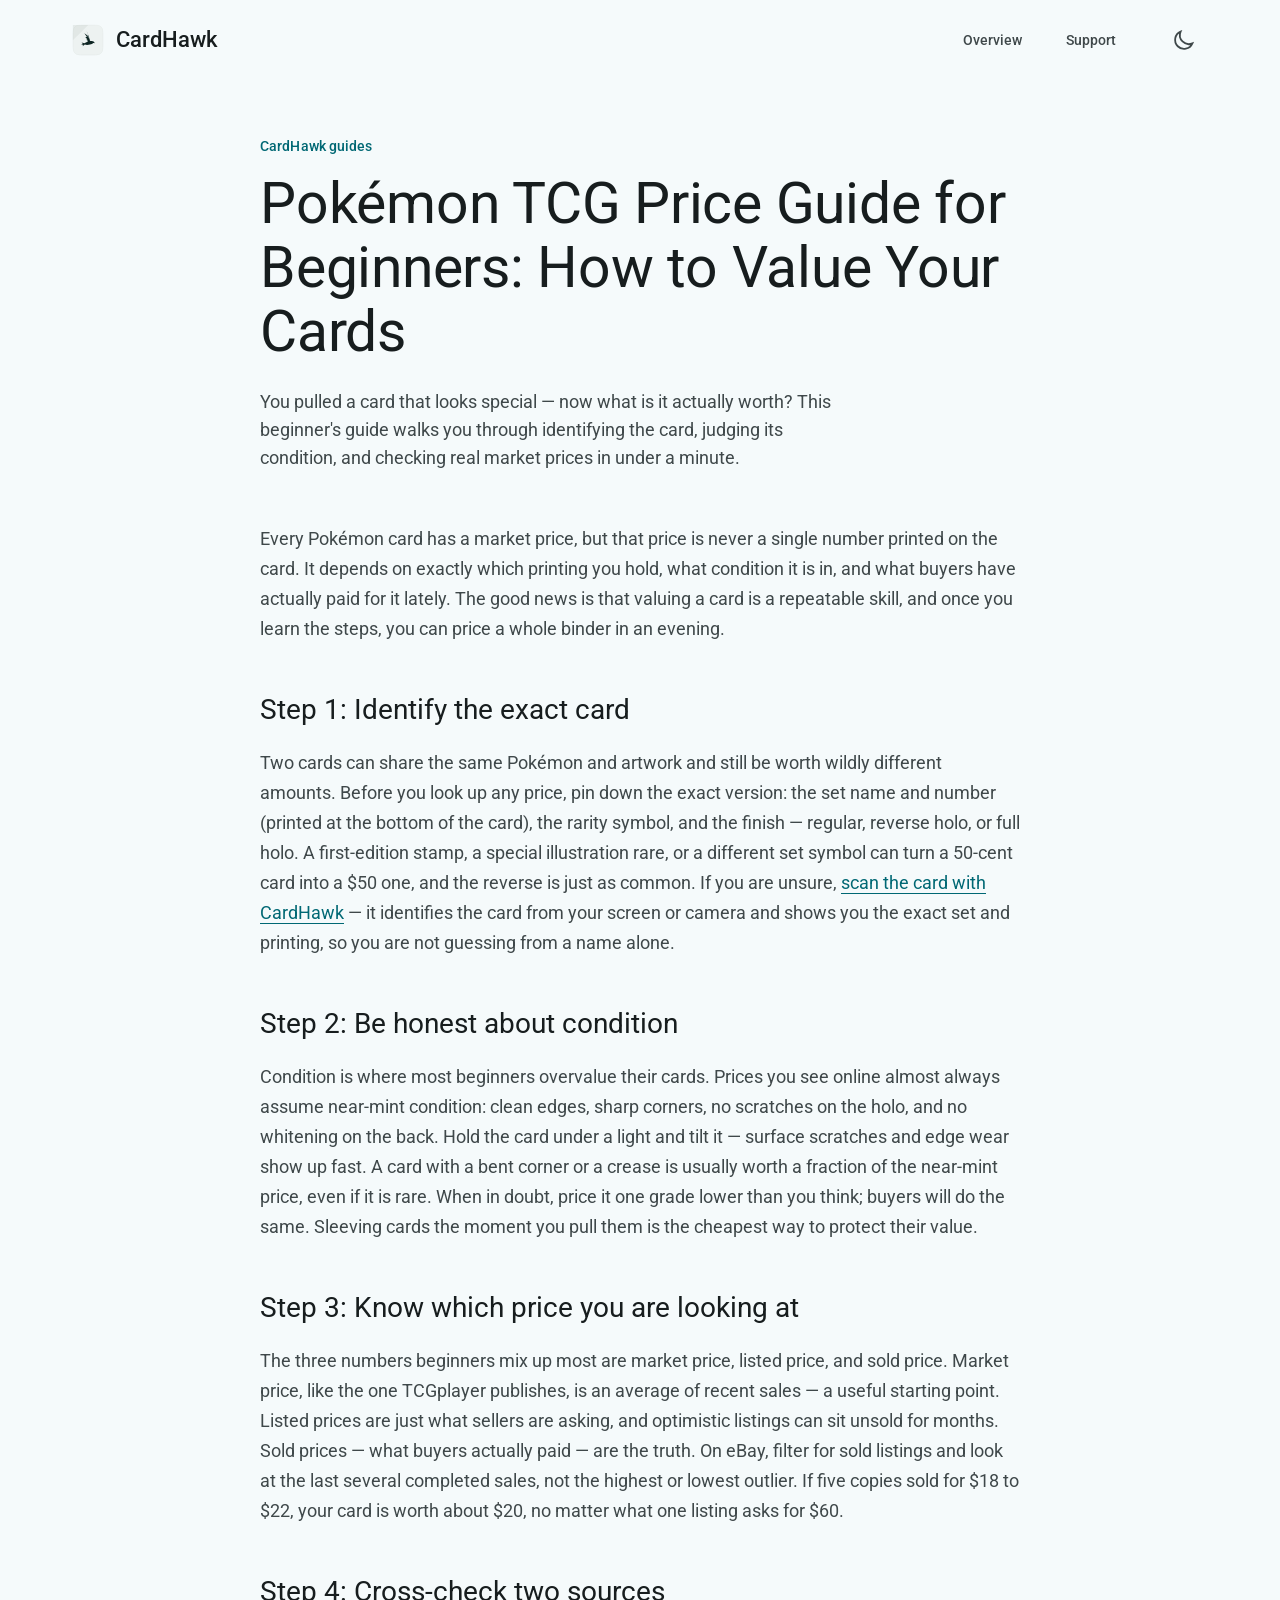
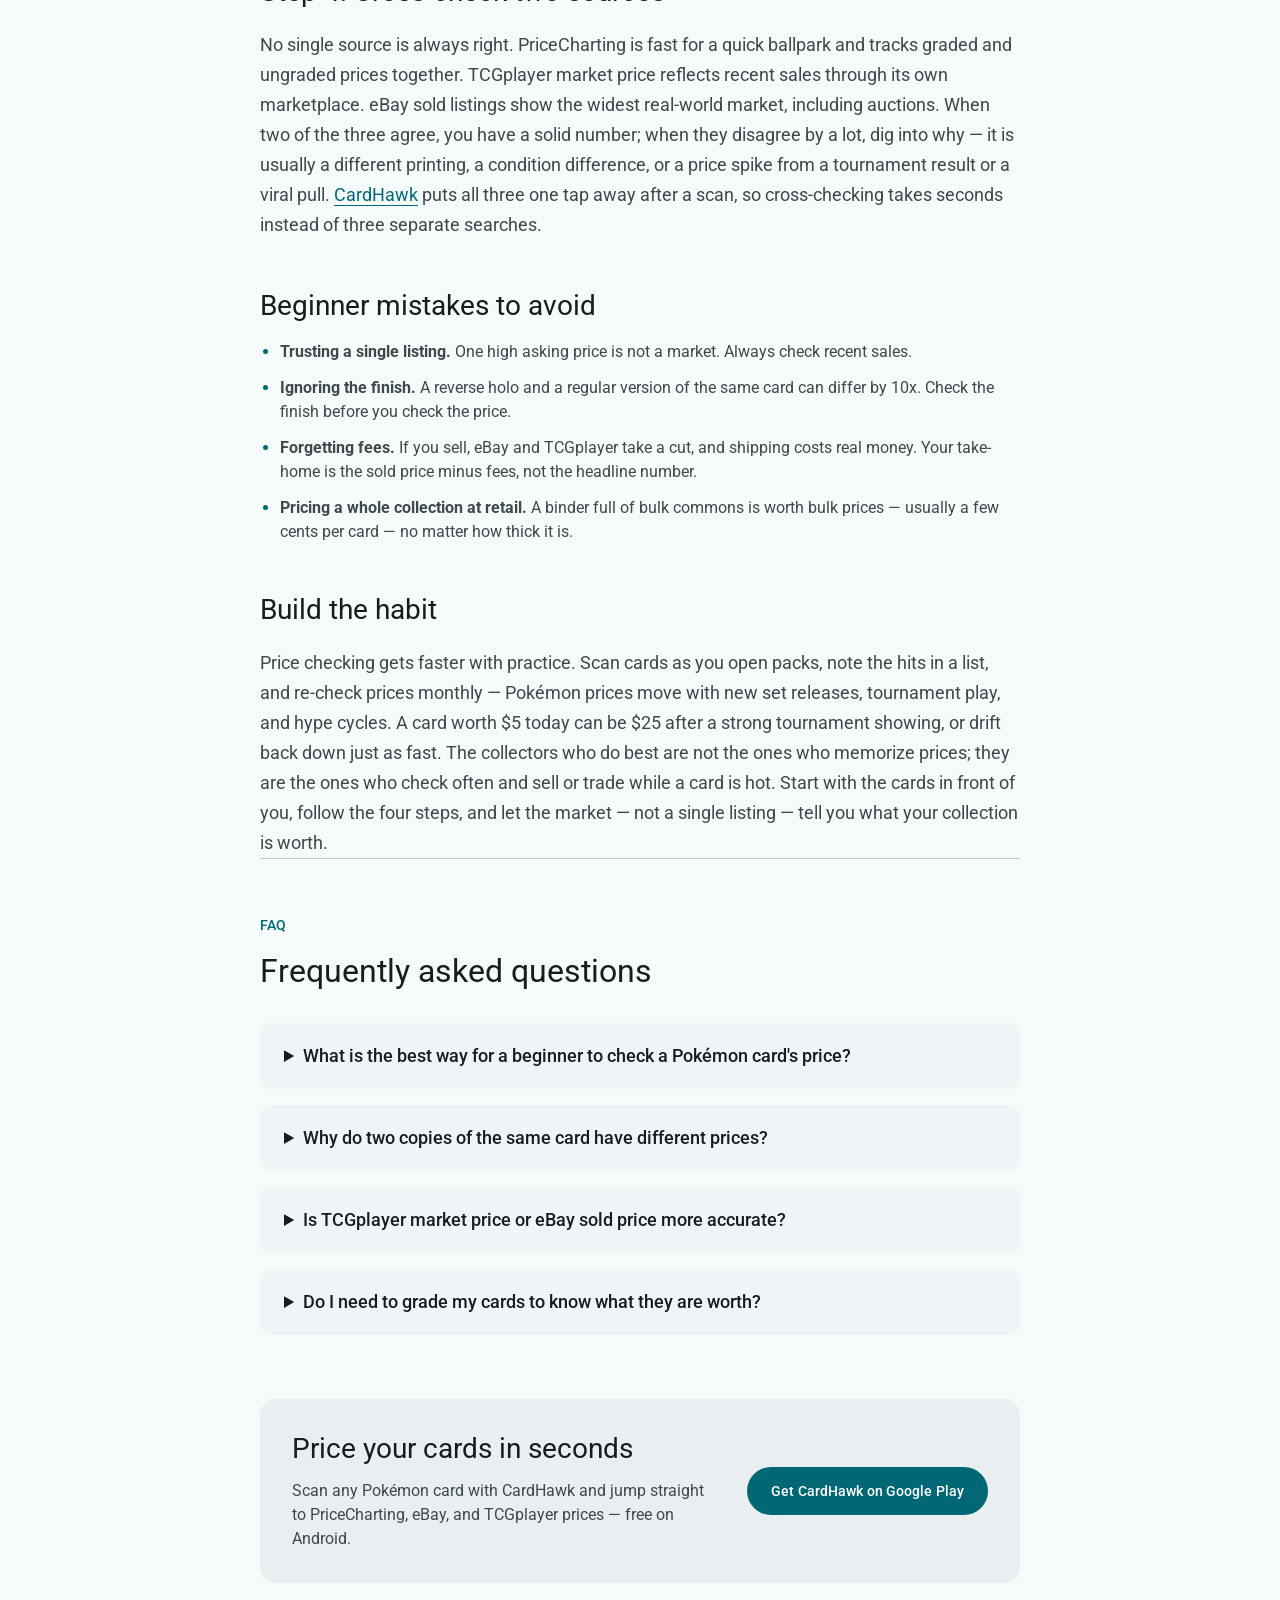
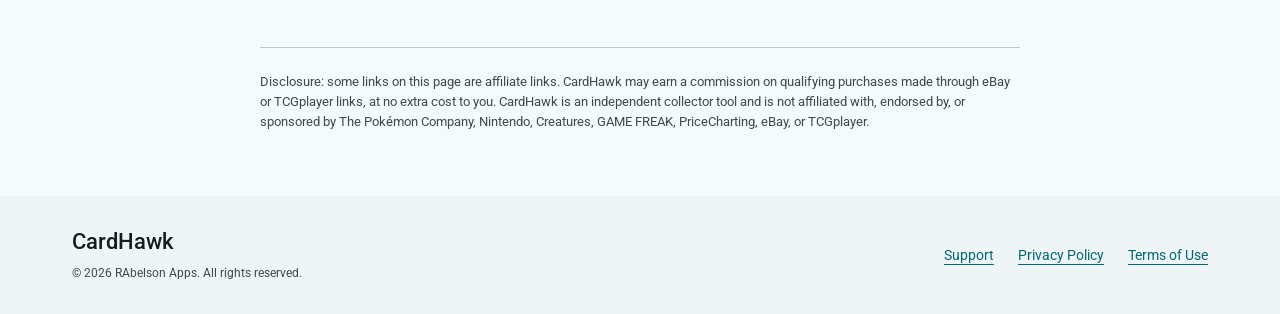
<file: pokemon-tcg-price-guide-for-beginners.html>
<!DOCTYPE html>
<html lang="en">
<head>
<meta charset="UTF-8">
<meta name="viewport" content="width=device-width, initial-scale=1.0">
<title>Pokémon TCG Price Guide for Beginners: How to Value Your Cards | CardHawk</title>
<meta name="description" content="A beginner's guide to Pokémon card prices: how to identify your card, check its condition, and compare PriceCharting, eBay sold listings, and TCGplayer market price to find its real value.">
<link rel="canonical" href="https://rabelson97.github.io/CardHawk-Support/pokemon-tcg-price-guide-for-beginners.html">
<meta property="og:title" content="Pokémon TCG Price Guide for Beginners: How to Value Your Cards">
<meta property="og:description" content="Learn how to identify a Pokémon card, judge its condition, and compare PriceCharting, eBay sold listings, and TCGplayer prices to find what it's actually worth.">
<meta property="og:type" content="article">
<meta name="twitter:card" content="summary">
<script type="application/ld+json">
{
  "@context": "https://schema.org",
  "@type": "Article",
  "headline": "Pokémon TCG Price Guide for Beginners: How to Value Your Cards",
  "description": "A beginner's guide to Pokémon card prices: how to identify your card, check its condition, and compare PriceCharting, eBay sold listings, and TCGplayer market price to find its real value.",
  "author": { "@type": "Organization", "name": "CardHawk" }
}
</script>
  <link id="favicon" rel="icon" type="image/svg+xml" href="assets/app_icon_dark.svg">
  <link rel="preconnect" href="https://fonts.googleapis.com">
  <link rel="preconnect" href="https://fonts.gstatic.com" crossorigin>
  <link href="https://fonts.googleapis.com/css2?family=Roboto:wght@300;400;500;700&display=swap" rel="stylesheet">
  <link rel="stylesheet" href="styles.css" />
  <script src="theme.js"></script>
  <script src="site.js" defer></script>
  <style>
    /* Article-specific styles on top of the shared Material 3 system. */
    .article { max-width: 760px; margin: 0 auto; }
    .article-hero { padding: 56px 0 32px; }
    .article-hero h1 { margin-top: 0; }
    .article-body p { font-size: 18px; line-height: 30px; margin-top: 20px; color: var(--md-sys-color-on-surface-variant); }
    .article-body h2 { font-size: 28px; line-height: 36px; margin: 48px 0 4px; }
    .article-body ol, .article-body ul { padding-left: 20px; color: var(--md-sys-color-on-surface-variant); }
    .article-body li { margin-top: 12px; }
    .article-body li::marker { color: var(--md-sys-color-primary); }
    .disclosure { font-size: 13px; line-height: 20px; color: var(--md-sys-color-on-surface-variant); border-top: 1px solid var(--md-sys-color-outline-variant); margin: 0 0 64px; padding-top: 24px; }
    @media (max-width: 700px) {
      .article-hero { padding: 40px 0 24px; }
      .article-body p { font-size: 16px; line-height: 26px; }
    }
  </style>
</head>
<body>
<a class="skip-link" href="#main">Skip to content</a>
<header class="app-bar"><div class="bar-content">
  <a class="brand" href="index.html"><img id="header-logo" src="assets/app_icon_light.svg" width="32" height="32" alt="" />CardHawk</a>
  <nav aria-label="Site navigation"><a href="index.html">Overview</a><a href="support.html">Support</a></nav>
  <button id="theme-toggle" class="icon-button" aria-label="Switch to dark theme" aria-pressed="false"><svg viewBox="0 0 24 24" fill="none" stroke="currentColor" stroke-width="1.8" aria-hidden="true"><path d="M20.4 15.4A9 9 0 0 1 8.6 3.6a9 9 0 1 0 11.8 11.8Z"/></svg></button>
</div></header>
<main id="main" class="page" tabindex="-1">
  <article class="article">
    <header class="article-hero">
      <p class="eyebrow">CardHawk guides</p>
      <h1>Pokémon TCG Price Guide for Beginners: How to Value Your Cards</h1>
      <p class="intro">You pulled a card that looks special — now what is it actually worth? This beginner's guide walks you through identifying the card, judging its condition, and checking real market prices in under a minute.</p>
    </header>
    <div class="article-body">
      <p>Every Pokémon card has a market price, but that price is never a single number printed on the card. It depends on exactly which printing you hold, what condition it is in, and what buyers have actually paid for it lately. The good news is that valuing a card is a repeatable skill, and once you learn the steps, you can price a whole binder in an evening.</p>
      <h2>Step 1: Identify the exact card</h2>
      <p>Two cards can share the same Pokémon and artwork and still be worth wildly different amounts. Before you look up any price, pin down the exact version: the set name and number (printed at the bottom of the card), the rarity symbol, and the finish — regular, reverse holo, or full holo. A first-edition stamp, a special illustration rare, or a different set symbol can turn a 50-cent card into a $50 one, and the reverse is just as common. If you are unsure, <a href="https://play.google.com/store/apps/details?id=com.ra.cardhawk">scan the card with CardHawk</a> — it identifies the card from your screen or camera and shows you the exact set and printing, so you are not guessing from a name alone.</p>
      <h2>Step 2: Be honest about condition</h2>
      <p>Condition is where most beginners overvalue their cards. Prices you see online almost always assume near-mint condition: clean edges, sharp corners, no scratches on the holo, and no whitening on the back. Hold the card under a light and tilt it — surface scratches and edge wear show up fast. A card with a bent corner or a crease is usually worth a fraction of the near-mint price, even if it is rare. When in doubt, price it one grade lower than you think; buyers will do the same. Sleeving cards the moment you pull them is the cheapest way to protect their value.</p>
      <h2>Step 3: Know which price you are looking at</h2>
      <p>The three numbers beginners mix up most are market price, listed price, and sold price. Market price, like the one TCGplayer publishes, is an average of recent sales — a useful starting point. Listed prices are just what sellers are asking, and optimistic listings can sit unsold for months. Sold prices — what buyers actually paid — are the truth. On eBay, filter for sold listings and look at the last several completed sales, not the highest or lowest outlier. If five copies sold for $18 to $22, your card is worth about $20, no matter what one listing asks for $60.</p>
      <h2>Step 4: Cross-check two sources</h2>
      <p>No single source is always right. PriceCharting is fast for a quick ballpark and tracks graded and ungraded prices together. TCGplayer market price reflects recent sales through its own marketplace. eBay sold listings show the widest real-world market, including auctions. When two of the three agree, you have a solid number; when they disagree by a lot, dig into why — it is usually a different printing, a condition difference, or a price spike from a tournament result or a viral pull. <a href="https://play.google.com/store/apps/details?id=com.ra.cardhawk">CardHawk</a> puts all three one tap away after a scan, so cross-checking takes seconds instead of three separate searches.</p>
      <h2>Beginner mistakes to avoid</h2>
      <ul>
        <li><strong>Trusting a single listing.</strong> One high asking price is not a market. Always check recent sales.</li>
        <li><strong>Ignoring the finish.</strong> A reverse holo and a regular version of the same card can differ by 10x. Check the finish before you check the price.</li>
        <li><strong>Forgetting fees.</strong> If you sell, eBay and TCGplayer take a cut, and shipping costs real money. Your take-home is the sold price minus fees, not the headline number.</li>
        <li><strong>Pricing a whole collection at retail.</strong> A binder full of bulk commons is worth bulk prices — usually a few cents per card — no matter how thick it is.</li>
      </ul>
      <h2>Build the habit</h2>
      <p>Price checking gets faster with practice. Scan cards as you open packs, note the hits in a list, and re-check prices monthly — Pokémon prices move with new set releases, tournament play, and hype cycles. A card worth $5 today can be $25 after a strong tournament showing, or drift back down just as fast. The collectors who do best are not the ones who memorize prices; they are the ones who check often and sell or trade while a card is hot. Start with the cards in front of you, follow the four steps, and let the market — not a single listing — tell you what your collection is worth.</p>

    </div>
    <section class="faq-section" aria-labelledby="faq-title">
      <div class="section-heading">
        <p class="eyebrow">FAQ</p>
        <h2 id="faq-title">Frequently asked questions</h2>
      </div>
      <div class="faq-list">
        <details class="faq-item">
          <summary>What is the best way for a beginner to check a Pokémon card's price?</summary>
          <p>Identify the exact set, number, and finish first, then compare the TCGplayer market price with recent eBay sold listings. A scanner app like CardHawk can identify the card and link you to all three price sources in one tap.</p>
        </details>
        <details class="faq-item">
          <summary>Why do two copies of the same card have different prices?</summary>
          <p>Usually it comes down to printing or condition. A reverse holo, first edition, or special illustration rare version can be worth many times more than the regular print, and a near-mint card is worth far more than a played one.</p>
        </details>
        <details class="faq-item">
          <summary>Is TCGplayer market price or eBay sold price more accurate?</summary>
          <p>Both are useful and they usually agree. TCGplayer market price is a clean average of its own sales; eBay sold listings show the broader market, including auctions. Check both and use the range they agree on.</p>
        </details>
        <details class="faq-item">
          <summary>Do I need to grade my cards to know what they are worth?</summary>
          <p>No. Most cards are bought and sold raw (ungraded). Grading only makes sense for cards that are valuable, in excellent condition, and likely to grade well — for everything else, the raw near-mint price is the right number.</p>
        </details>

      </div>
    </section>
    <section class="support-callout"><div><h2>Price your cards in seconds</h2><p>Scan any Pokémon card with CardHawk and jump straight to PriceCharting, eBay, and TCGplayer prices — free on Android.</p></div><a class="filled-button" href="https://play.google.com/store/apps/details?id=com.ra.cardhawk">Get CardHawk on Google Play</a></section>
    <p class="disclosure">Disclosure: some links on this page are affiliate links. CardHawk may earn a commission on qualifying purchases made through eBay or TCGplayer links, at no extra cost to you. CardHawk is an independent collector tool and is not affiliated with, endorsed by, or sponsored by The Pokémon Company, Nintendo, Creatures, GAME FREAK, PriceCharting, eBay, or TCGplayer.</p>
  </article>
</main>
<footer class="site-footer"><div class="footer-content"><div><a class="brand" href="index.html">CardHawk</a><p>© 2026 RAbelson Apps. All rights reserved.</p></div><nav aria-label="Footer navigation"><a href="support.html">Support</a><a href="support.html#privacy">Privacy Policy</a><a href="support.html#terms">Terms of Use</a></nav></div></footer>
</body>
</html>
</file>
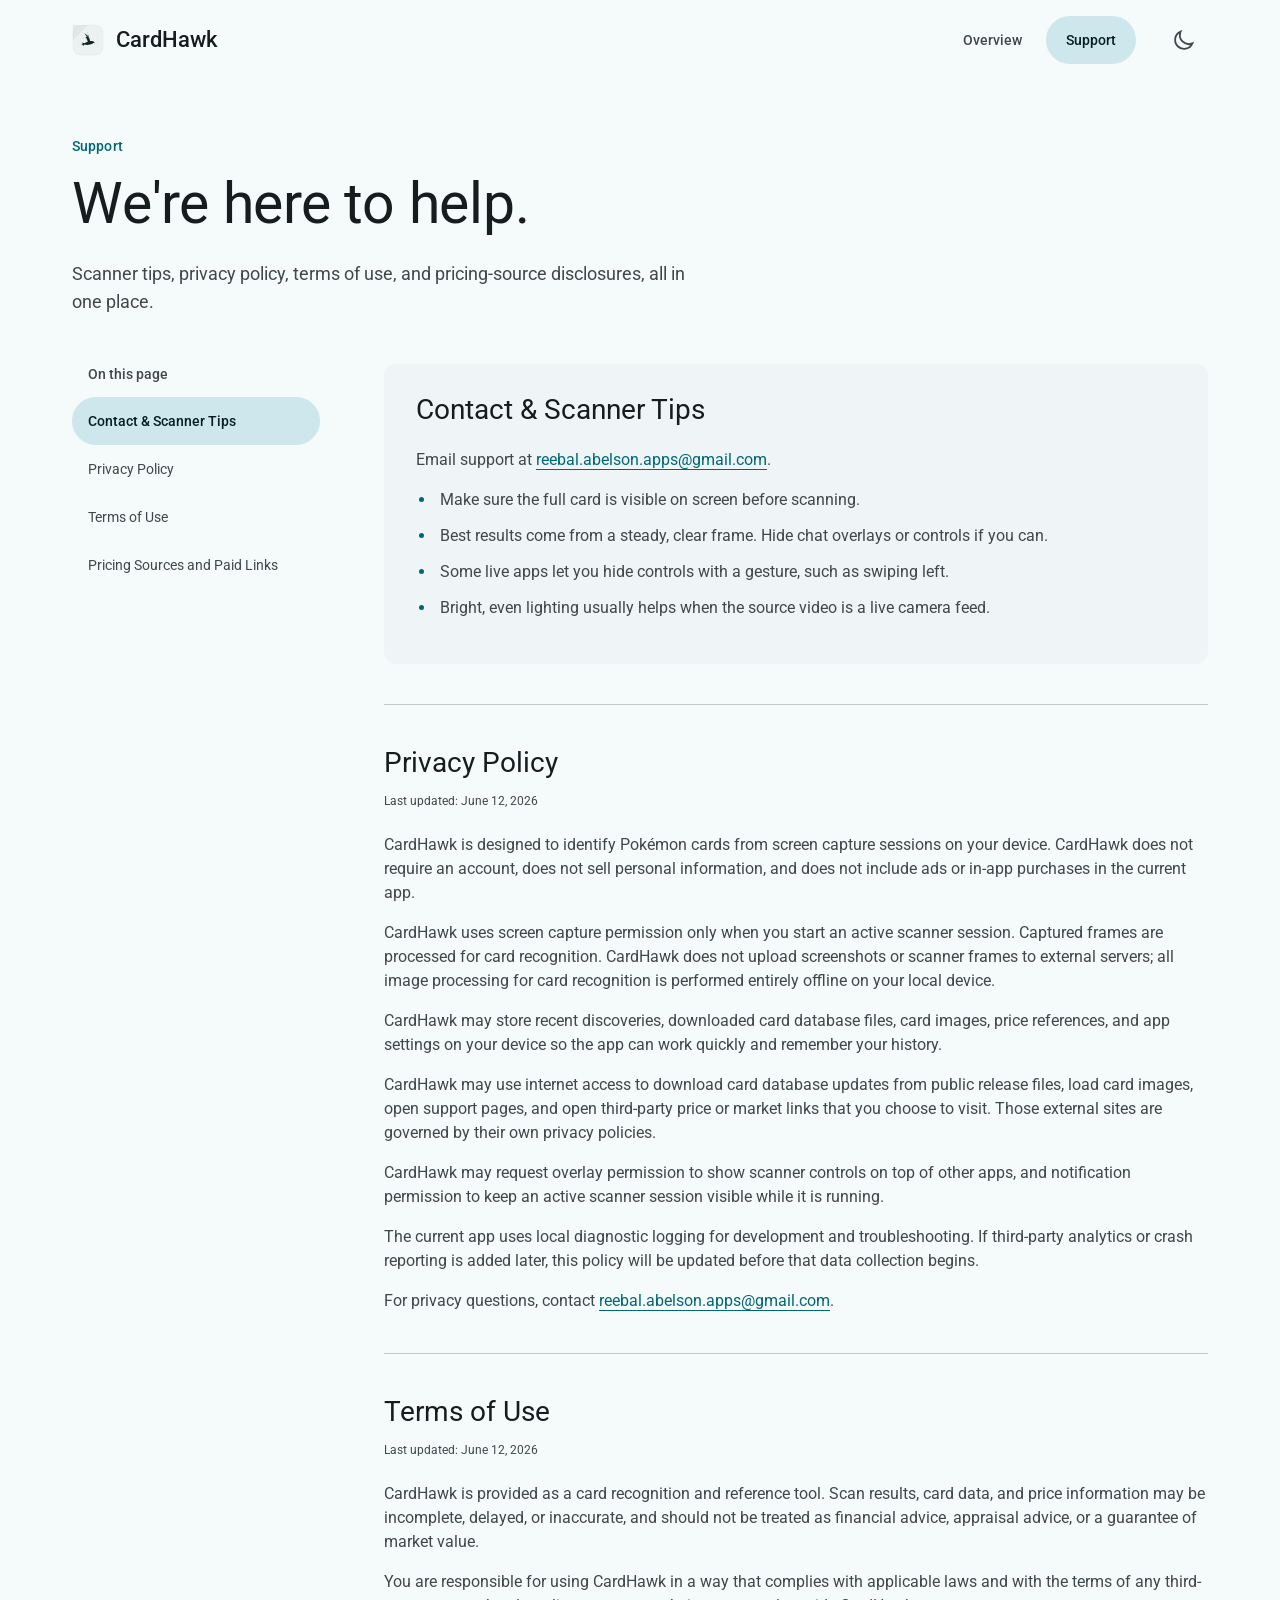
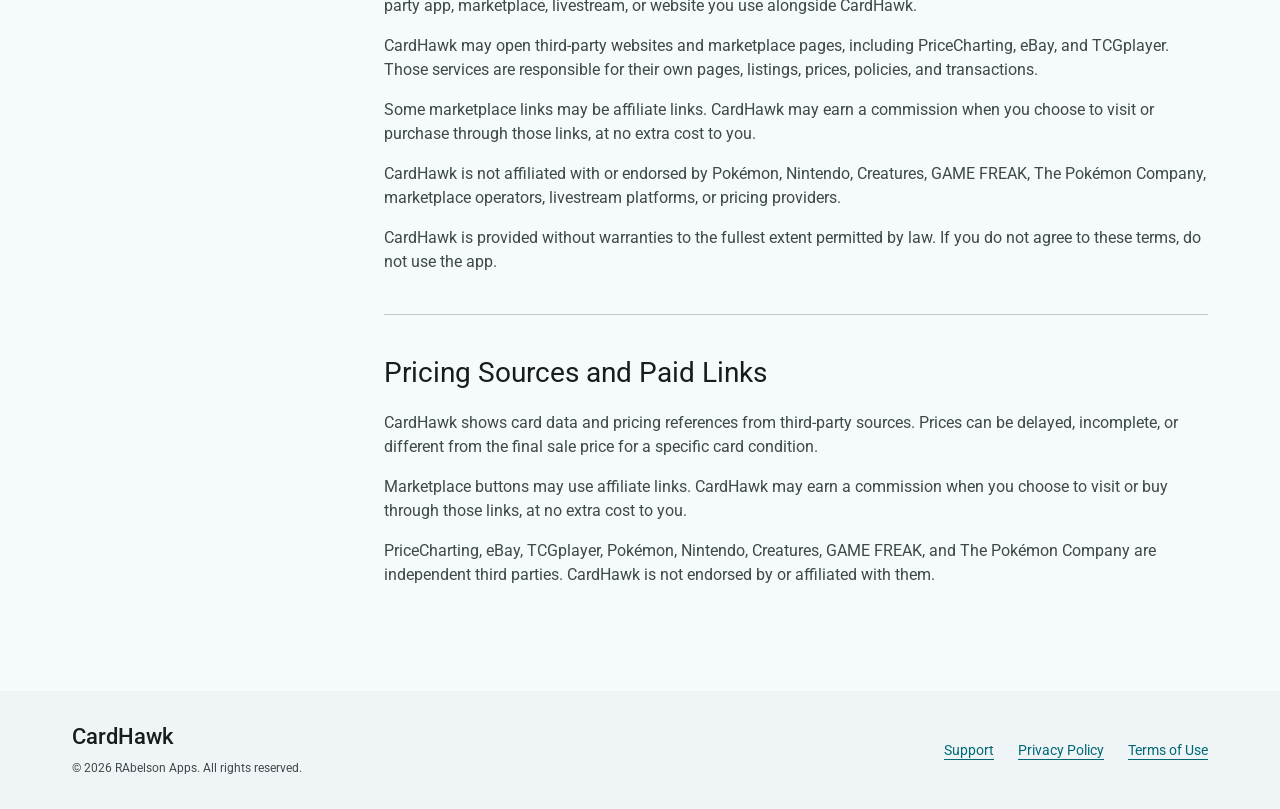
<file: support.html>
<!DOCTYPE html>
<html lang="en">
<head>
  <meta charset="UTF-8" />
  <meta name="viewport" content="width=device-width, initial-scale=1.0" />
  <meta name="description" content="CardHawk support, scanner troubleshooting tips, privacy policy, terms of use, and pricing-source disclosures." />
  <meta name="author" content="RAbelson Apps" />
  <link rel="canonical" href="https://rabelson97.github.io/CardHawk-Support/support.html" />

  <!-- Open Graph -->
  <meta property="og:type" content="website" />
  <meta property="og:url" content="https://rabelson97.github.io/CardHawk-Support/support.html" />
  <meta property="og:title" content="CardHawk Support & FAQ - Pokémon TCG Card Scanner" />
  <meta property="og:description" content="Scanner tips, contact support, privacy policy, and pricing notes for CardHawk." />
  <meta property="og:image" content="assets/screenshot_scanner_result.png" />

  <title>CardHawk Support & FAQ - Pokémon TCG Card Scanner</title>

  <link id="favicon" rel="icon" type="image/svg+xml" href="assets/app_icon_dark.svg">
  <link rel="preconnect" href="https://fonts.googleapis.com">
  <link rel="preconnect" href="https://fonts.gstatic.com" crossorigin>
  <link href="https://fonts.googleapis.com/css2?family=Roboto:wght@300;400;500;700&display=swap" rel="stylesheet">
  <link rel="stylesheet" href="styles.css" />
  <script src="theme.js"></script>
  <script src="site.js" defer></script>
</head>
<body>
<a class="skip-link" href="#main">Skip to content</a>
<header class="app-bar"><div class="bar-content">
  <a class="brand" href="index.html"><img id="header-logo" src="assets/app_icon_light.svg" width="32" height="32" alt="" />CardHawk</a>
  <nav aria-label="Site navigation"><a href="index.html" >Overview</a><a href="support.html" aria-current="page">Support</a></nav>
  <button id="theme-toggle" class="icon-button" aria-label="Switch to dark theme" aria-pressed="false"><svg viewBox="0 0 24 24" fill="none" stroke="currentColor" stroke-width="1.8" aria-hidden="true"><path d="M20.4 15.4A9 9 0 0 1 8.6 3.6a9 9 0 1 0 11.8 11.8Z"/></svg></button>
</div></header><main id="main" class="page support-page" tabindex="-1">
  <div class="support-heading"><p class="eyebrow">Support</p><h1>We're here to help.</h1><p class="intro">Scanner tips, privacy policy, terms of use, and pricing-source disclosures, all in one place.</p></div>
  <div class="support-layout"><aside><nav class="section-nav" aria-label="On this page"><p>On this page</p><a href="#support">Contact & Scanner Tips</a><a href="#privacy">Privacy Policy</a><a href="#terms">Terms of Use</a><a href="#disclosures">Pricing Sources and Paid Links</a></nav></aside>
  <div class="document"><section id="support" class="document-section">
      <h2>Contact & Scanner Tips</h2>
      <div>
        <p>
          Email support at
          <a href="mailto:reebal.abelson.apps@gmail.com?subject=CardHawk%20Support">reebal.abelson.apps@gmail.com</a>.
        </p>
        <ul>
          <li><span>Make sure the full card is visible on screen before scanning.</span></li>
          <li><span>Best results come from a steady, clear frame. Hide chat overlays or controls if you can.</span></li>
          <li><span>Some live apps let you hide controls with a gesture, such as swiping left.</span></li>
          <li><span>Bright, even lighting usually helps when the source video is a live camera feed.</span></li>
        </ul>
      </div>
    </section>
<section id="privacy" class="document-section">
      <div>
        <h2>Privacy Policy</h2>
        <p class="updated">Last updated: <time datetime="2026-06-12">June 12, 2026</time></p>
      </div>
      <div>
        <p>CardHawk is designed to identify Pokémon cards from screen capture sessions on your device. CardHawk does not require an account, does not sell personal information, and does not include ads or in-app purchases in the current app.</p>
        <p>CardHawk uses screen capture permission only when you start an active scanner session. Captured frames are processed for card recognition. CardHawk does not upload screenshots or scanner frames to external servers; all image processing for card recognition is performed entirely offline on your local device.</p>
        <p>CardHawk may store recent discoveries, downloaded card database files, card images, price references, and app settings on your device so the app can work quickly and remember your history.</p>
        <p>CardHawk may use internet access to download card database updates from public release files, load card images, open support pages, and open third-party price or market links that you choose to visit. Those external sites are governed by their own privacy policies.</p>
        <p>CardHawk may request overlay permission to show scanner controls on top of other apps, and notification permission to keep an active scanner session visible while it is running.</p>
        <p>The current app uses local diagnostic logging for development and troubleshooting. If third-party analytics or crash reporting is added later, this policy will be updated before that data collection begins.</p>
        <p>For privacy questions, contact <a href="mailto:reebal.abelson.apps@gmail.com?subject=CardHawk%20Privacy">reebal.abelson.apps@gmail.com</a>.</p>
      </div>
    </section>
<section id="terms" class="document-section">
      <div>
        <h2>Terms of Use</h2>
        <p class="updated">Last updated: <time datetime="2026-06-12">June 12, 2026</time></p>
      </div>
      <div>
        <p>CardHawk is provided as a card recognition and reference tool. Scan results, card data, and price information may be incomplete, delayed, or inaccurate, and should not be treated as financial advice, appraisal advice, or a guarantee of market value.</p>
        <p>You are responsible for using CardHawk in a way that complies with applicable laws and with the terms of any third-party app, marketplace, livestream, or website you use alongside CardHawk.</p>
        <p>CardHawk may open third-party websites and marketplace pages, including PriceCharting, eBay, and TCGplayer. Those services are responsible for their own pages, listings, prices, policies, and transactions.</p>
        <p>Some marketplace links may be affiliate links. CardHawk may earn a commission when you choose to visit or purchase through those links, at no extra cost to you.</p>
        <p>CardHawk is not affiliated with or endorsed by Pokémon, Nintendo, Creatures, GAME FREAK, The Pokémon Company, marketplace operators, livestream platforms, or pricing providers.</p>
        <p>CardHawk is provided without warranties to the fullest extent permitted by law. If you do not agree to these terms, do not use the app.</p>
      </div>
    </section>
<section id="disclosures" class="document-section">
      <h2>Pricing Sources and Paid Links</h2>
      <div>
        <p>CardHawk shows card data and pricing references from third-party sources. Prices can be delayed, incomplete, or different from the final sale price for a specific card condition.</p>
        <p>Marketplace buttons may use affiliate links. CardHawk may earn a commission when you choose to visit or buy through those links, at no extra cost to you.</p>
        <p>PriceCharting, eBay, TCGplayer, Pokémon, Nintendo, Creatures, GAME FREAK, and The Pokémon Company are independent third parties. CardHawk is not endorsed by or affiliated with them.</p>
      </div>
    </section></div></div>
</main><footer class="site-footer"><div class="footer-content"><div><a class="brand" href="index.html">CardHawk</a><p>© 2026 RAbelson Apps. All rights reserved.</p></div><nav aria-label="Footer navigation"><a href="support.html">Support</a><a href="support.html#privacy">Privacy Policy</a><a href="support.html#terms">Terms of Use</a></nav></div></footer>
</body>
</html>
</file>
<file: styles.css>
/* Material 3 semantic color roles, type scale and shape system. */
:root {
  color-scheme: light;
  --md-sys-color-primary: #006874;
  --md-sys-color-on-primary: #ffffff;
  --md-sys-color-primary-container: #97f0ff;
  --md-sys-color-on-primary-container: #001f24;
  --md-sys-color-secondary-container: #cde7ec;
  --md-sys-color-on-secondary-container: #051f23;
  --md-sys-color-surface: #f5fafb;
  --md-sys-color-surface-container-low: #eff5f6;
  --md-sys-color-surface-container: #e9eff0;
  --md-sys-color-surface-container-high: #e3e9ea;
  --md-sys-color-on-surface: #171d1e;
  --md-sys-color-on-surface-variant: #3f484a;
  --md-sys-color-outline: #6f797b;
  --md-sys-color-outline-variant: #bfc8ca;
  --md-sys-shape-corner-medium: 12px;
  --md-sys-shape-corner-large: 16px;
  --md-sys-shape-corner-extra-large: 28px;
}
:root.dark {
  color-scheme: dark;
  --md-sys-color-primary: #4fd8eb;
  --md-sys-color-on-primary: #00363d;
  --md-sys-color-primary-container: #004f58;
  --md-sys-color-on-primary-container: #97f0ff;
  --md-sys-color-secondary-container: #334b4f;
  --md-sys-color-on-secondary-container: #cde7ec;
  --md-sys-color-surface: #0e1415;
  --md-sys-color-surface-container-low: #171d1e;
  --md-sys-color-surface-container: #1b2122;
  --md-sys-color-surface-container-high: #252b2c;
  --md-sys-color-on-surface: #dee3e5;
  --md-sys-color-on-surface-variant: #bfc8ca;
  --md-sys-color-outline: #899294;
  --md-sys-color-outline-variant: #3f484a;
}
* { box-sizing: border-box; }
body { margin: 0; background: var(--md-sys-color-surface); color: var(--md-sys-color-on-surface); font: 400 16px/1.5 Roboto, system-ui, sans-serif; }
button, a { -webkit-tap-highlight-color: transparent; }
button { font: inherit; cursor: pointer; }
a { color: var(--md-sys-color-primary); text-underline-offset: 4px; }
a:hover { text-decoration-thickness: 2px; }
:focus-visible { outline: 3px solid var(--md-sys-color-primary); outline-offset: 4px; }
main:focus { outline: none; }
img { display: block; max-width: 100%; }
svg { width: 24px; height: 24px; }
[hidden] { display: none !important; }
h1, h2, h3, p, figure { margin: 0; }
h1 { font-size: 57px; line-height: 64px; font-weight: 400; letter-spacing: -.25px; }
h2 { font-size: 32px; line-height: 40px; font-weight: 400; }
h3 { font-size: 22px; line-height: 28px; font-weight: 400; }
.skip-link { position: fixed; left: 16px; top: -100px; z-index: 100; background: var(--md-sys-color-surface-container-high); padding: 12px 24px; border-radius: 24px; }
.skip-link:focus { top: 12px; }
.app-bar { position: sticky; top: 0; z-index: 30; background: var(--md-sys-color-surface); }
.bar-content { max-width: 1200px; margin: auto; min-height: 80px; padding: 12px 32px; display: flex; align-items: center; gap: 24px; }
.brand { display: inline-flex; align-items: center; gap: 12px; color: var(--md-sys-color-on-surface); font-size: 22px; line-height: 28px; text-decoration: none; font-weight: 500; }
.bar-content nav { display: flex; gap: 4px; margin-left: auto; }
.bar-content nav a { border-radius: 24px; padding: 12px 20px; font-size: 14px; line-height: 24px; font-weight: 500; text-decoration: none; color: var(--md-sys-color-on-surface-variant); }
.bar-content nav a[aria-current] { background: var(--md-sys-color-secondary-container); color: var(--md-sys-color-on-secondary-container); }
.icon-button { border: 0; background: transparent; color: var(--md-sys-color-on-surface-variant); width: 48px; height: 48px; display: grid; place-items: center; border-radius: 50%; flex: 0 0 auto; }
.icon-button:hover, .bar-content nav a:hover, .section-nav a:hover { background-image: linear-gradient(#80808014, #80808014); }
.icon-button:active, .bar-content nav a:active { background-color: var(--md-sys-color-surface-container-high); }
.page { max-width: 1200px; padding: 0 32px; margin: 0 auto; }
.hero { display: grid; grid-template-columns: 1.15fr 1fr; gap: 64px; align-items: center; padding: 48px 0 64px; }
.eyebrow { color: var(--md-sys-color-primary); font-size: 14px; line-height: 20px; font-weight: 500; letter-spacing: .1px; margin-bottom: 16px; }
.intro { font-size: 18px; line-height: 28px; color: var(--md-sys-color-on-surface-variant); margin-top: 24px; max-width: 600px; }
.actions { display: flex; flex-wrap: wrap; gap: 12px 16px; align-items: center; margin-top: 32px; }
.play-link { display: inline-flex; border-radius: 8px; }
.play-link img { width: 172px; height: auto; }
.text-button, .filled-button, .tonal-button { position: relative; display: inline-flex; align-items: center; justify-content: center; gap: 8px; border: 0; border-radius: 999px; min-height: 48px; padding: 12px 24px; font-size: 14px; line-height: 20px; letter-spacing: .1px; font-weight: 500; text-decoration: none; transition: box-shadow 180ms ease, background-color 180ms ease; }
.text-button { padding-inline: 12px; }
.filled-button { background: var(--md-sys-color-primary); color: var(--md-sys-color-on-primary); white-space: nowrap; }
.tonal-button { background: var(--md-sys-color-secondary-container); color: var(--md-sys-color-on-secondary-container); }
.text-button:hover, .filled-button:hover, .tonal-button:hover { background-image: linear-gradient(#80808014, #80808014); }
.filled-button:active, .tonal-button:active { background-image: linear-gradient(#80808029, #80808029); }
button:disabled { cursor: default; opacity: .6; }
.demo-panel { background: var(--md-sys-color-surface-container); border-radius: var(--md-sys-shape-corner-extra-large); padding: 32px 24px 20px; display: flex; flex-direction: column; align-items: center; }
.phone { position: relative; width: 248px; aspect-ratio: 315/645; border: 6px solid #293234; border-radius: 28px; overflow: hidden; background: var(--md-sys-color-surface); box-shadow: 0 2px 6px #0003; }
.phone-screen { width: 100%; height: 100%; object-fit: cover; object-position: top; }
#demo-scan { position: absolute; inset: 0; }
.result-sheet { position: absolute; left: 0; right: 0; bottom: 0; border-radius: 24px 24px 0 0; overflow: hidden; }
.result-sheet img { width: 100%; }
.result-sheet a, .result-close { position: absolute; border-radius: 12px; }
.result-close { top: 3%; right: 3%; width: 48px; height: 48px; border: 0; background: transparent; }
.result-price { bottom: 15%; left: 5%; right: 5%; height: 9%; }
.result-ebay { bottom: 5%; left: 5%; width: 42%; height: 8%; }
.result-tcg { bottom: 5%; right: 5%; width: 42%; height: 8%; }
.result-sheet :focus-visible { outline-offset: -3px; }
.demo-controls { display: flex; align-items: center; flex-direction: column; gap: 8px; margin-top: 20px; }
.demo-controls p { font-size: 12px; line-height: 16px; color: var(--md-sys-color-on-surface-variant); }
.features { display: grid; grid-template-columns: repeat(3, 1fr); gap: 32px; padding: 40px 0; border-block: 1px solid var(--md-sys-color-outline-variant); }
.feature h2 { font-size: 22px; line-height: 28px; }
.feature p { margin-top: 12px; color: var(--md-sys-color-on-surface-variant); }
.screenshots { padding: 64px 0; scroll-margin-top: 104px; }
.section-heading { margin-bottom: 32px; }
.gallery { display: grid; grid-template-columns: repeat(3, 1fr); gap: 24px; }
.gallery-surface { height: 440px; display: flex; align-items: center; justify-content: center; padding: 24px; background: var(--md-sys-color-surface-container-low); border-radius: var(--md-sys-shape-corner-medium); }
.gallery img { max-height: 100%; width: auto; border-radius: 12px; object-fit: contain; }
figcaption { margin: 16px 4px 0; font-size: 14px; line-height: 20px; font-weight: 500; }
.faq-section { padding: 56px 0 64px; border-top: 1px solid var(--md-sys-color-outline-variant); }
.faq-list { display: flex; flex-direction: column; gap: 16px; margin-top: 28px; }
.faq-item { background: var(--md-sys-color-surface-container-low); border-radius: var(--md-sys-shape-corner-medium); padding: 20px 24px; transition: background-color 150ms ease; }
.faq-item[open] { background: var(--md-sys-color-surface-container); }
.faq-item summary { font-size: 18px; line-height: 26px; font-weight: 500; cursor: pointer; color: var(--md-sys-color-on-surface); outline: none; }
.faq-item summary:focus-visible { outline: 2px solid var(--md-sys-color-primary); border-radius: 4px; }
.faq-item p { margin-top: 12px; color: var(--md-sys-color-on-surface-variant); font-size: 15px; line-height: 24px; }
.support-callout { padding: 32px; border-radius: var(--md-sys-shape-corner-large); background: var(--md-sys-color-surface-container); display: flex; align-items: center; justify-content: space-between; gap: 32px; margin: 0 0 64px; }
.support-callout h2 { font-size: 28px; line-height: 36px; }
.support-callout p { margin-top: 12px; max-width: 640px; color: var(--md-sys-color-on-surface-variant); }
.site-footer { background: var(--md-sys-color-surface-container-low); }
.footer-content { max-width: 1200px; margin: auto; padding: 32px; display: flex; justify-content: space-between; align-items: center; gap: 24px; }
.footer-content p { font-size: 12px; color: var(--md-sys-color-on-surface-variant); margin-top: 8px; }
.footer-content nav { display: flex; flex-wrap: wrap; gap: 8px 24px; }
.footer-content nav a { display: inline-flex; align-items: center; min-height: 48px; font-size: 14px; }
.support-heading { padding: 56px 0 48px; max-width: 800px; }
.support-heading .intro { max-width: 640px; }
.support-layout { display: grid; grid-template-columns: 248px minmax(0, 1fr); gap: 64px; padding-bottom: 64px; }
.section-nav { position: sticky; top: 104px; }
.section-nav p { font-size: 14px; font-weight: 500; padding: 0 16px; margin-bottom: 12px; color: var(--md-sys-color-on-surface-variant); }
.section-nav a { display: flex; align-items: center; padding: 12px 16px; min-height: 48px; border-radius: 24px; font-size: 14px; line-height: 20px; text-decoration: none; color: var(--md-sys-color-on-surface-variant); }
.section-nav a[aria-current] { background: var(--md-sys-color-secondary-container); color: var(--md-sys-color-on-secondary-container); font-weight: 500; }
.document { min-width: 0; }
.document-section { scroll-margin-top: 104px; padding: 40px 0; border-top: 1px solid var(--md-sys-color-outline-variant); }
.document-section:first-child { padding: 28px 32px; border: 0; background: var(--md-sys-color-surface-container-low); border-radius: var(--md-sys-shape-corner-medium); margin-bottom: 40px; }
.document-section h2 { font-size: 28px; line-height: 36px; margin-bottom: 20px; }
.document-section p { color: var(--md-sys-color-on-surface-variant); margin-top: 16px; overflow-wrap: anywhere; }
.document-section .updated { margin: -8px 0 24px; font-size: 12px; line-height: 16px; }
.document-section ul { padding-left: 20px; color: var(--md-sys-color-on-surface-variant); }
.document-section li { padding-left: 4px; margin-top: 12px; }
.document-section li::marker { color: var(--md-sys-color-primary); }
@media (max-width: 1000px) {
  .hero { gap: 32px; }
  h1 { font-size: 45px; line-height: 52px; }
  .support-layout { gap: 32px; grid-template-columns: 208px minmax(0, 1fr); }
  .gallery-surface { height: 360px; padding: 16px; }
}
@media (max-width: 700px) {
  .bar-content { padding: 8px 16px; min-height: 64px; gap: 8px; }
  .brand { font-size: 18px; gap: 8px; flex-shrink: 0; }
  .brand img { width: 28px; height: 28px; }
  .bar-content nav a { padding: 12px 10px; }
  .page { padding-inline: 24px; }
  .hero { grid-template-columns: 1fr; padding: 40px 0; gap: 32px; }
  h1 { font-size: 36px; line-height: 44px; letter-spacing: 0; }
  .intro { font-size: 16px; line-height: 24px; }
  .actions { margin-top: 24px; }
  .features { grid-template-columns: 1fr; gap: 32px; padding: 32px 0; }
  .screenshots { padding: 40px 0; }
  .gallery { grid-template-columns: 1fr; gap: 32px; }
  .gallery-surface { height: 440px; padding: 24px; }
  .support-callout { align-items: flex-start; flex-direction: column; padding: 24px; margin-bottom: 40px; gap: 24px; }
  .footer-content { flex-direction: column; align-items: flex-start; padding: 32px 24px; gap: 16px; }
  .support-heading { padding: 40px 0 32px; }
  .support-layout { grid-template-columns: 1fr; gap: 32px; }
  .section-nav { position: static; }
  .section-nav a { min-height: 48px; }
  .document-section:first-child { padding: 24px; }
  .document-section { scroll-margin-top: 88px; }
}
@media (max-width: 360px) {
  .page { padding-inline: 16px; }
  .bar-content { padding-inline: 8px; gap: 4px; }
  .bar-content nav a { padding-inline: 8px; }
  .brand { font-size: 18px; }
  .brand img { display: none; }
}
@media (prefers-reduced-motion: reduce) { *, *::before, *::after { transition: none !important; animation: none !important; scroll-behavior: auto !important; } }
</file>
